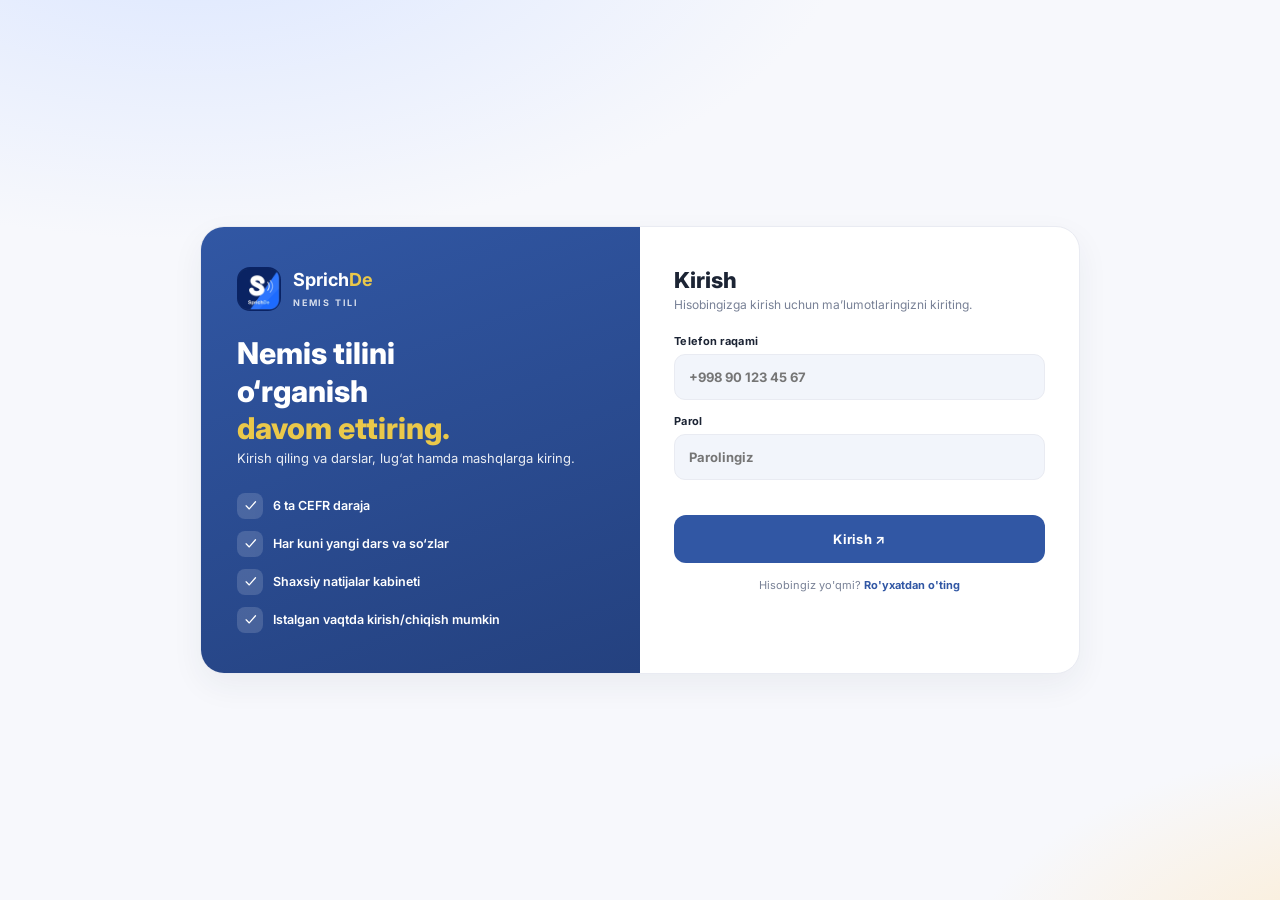
<file: admin-panel/index.html>
<!doctype html>
<html lang="uz">
<head>
<meta charset="utf-8">
<meta name="viewport" content="width=device-width, initial-scale=1, viewport-fit=cover">
<meta name="theme-color" content="#f7f8fc">
<meta name="theme-color" media="(prefers-color-scheme: dark)" content="#0f1b33">
<title>SprichDe · Kirish</title>
<link rel="preconnect" href="https://fonts.googleapis.com">
<link rel="preconnect" href="https://fonts.gstatic.com" crossorigin>
<link href="https://fonts.googleapis.com/css2?family=Inter:wght@400;500;600;700;800&display=swap" rel="stylesheet">
<script src="theme.js"></script>
<link rel="manifest" href="manifest.json">
<meta name="application-name" content="SprichDe">
<meta name="mobile-web-app-capable" content="yes">
<meta name="apple-mobile-web-app-capable" content="yes">
<meta name="apple-mobile-web-app-status-bar-style" content="default">
<meta name="apple-mobile-web-app-title" content="SprichDe">
<link rel="apple-touch-icon" sizes="180x180" href="icons/apple-touch-icon.png">
<link rel="icon" type="image/png" sizes="192x192" href="icons/logo.png?v=38">
<script src="pwa.js" defer></script>
<link rel="stylesheet" href="theme.css">
<style>
:root{
  font-family:Inter,"Segoe UI",Arial,sans-serif;
  --blue:var(--primary);
  --blue-dark:var(--primary-2);
  --ink:var(--text);
  --muted:#788196;
  --line:#e9ebf2;
  --shadow:0 12px 32px #1d2b4b0f;
}
html[data-theme="dark"]{--muted:var(--muted);}
html{overflow-x:hidden}
*{box-sizing:border-box}
body{
  margin:0;
  min-height:100vh;
  display:flex;
  align-items:center;
  justify-content:center;
  padding:32px 16px;
  overflow-x:hidden;
  background:
    radial-gradient(1200px 600px at 15% -10%, #dbe6ff 0%, transparent 55%),
    radial-gradient(900px 500px at 110% 110%, #fde9c8 0%, transparent 50%),
    var(--bg);
  color:var(--text);
}
html[data-theme="dark"] body{
  background:
    radial-gradient(1200px 600px at 15% -10%, #1b2f52 0%, transparent 55%),
    radial-gradient(900px 500px at 110% 110%, #23304d 0%, transparent 50%),
    var(--bg);
}
.card{
  width:100%;
  max-width:880px;
  display:grid;
  grid-template-columns:1fr 1fr;
  background:var(--surface);
  border:1px solid var(--line);
  border-radius:24px;
  overflow:hidden;
  box-shadow:var(--shadow);
}
.left{
  background:linear-gradient(160deg,var(--blue) 0%,var(--blue-dark) 100%);
  color:#fff;
  padding:40px 36px;
  display:flex;
  flex-direction:column;
  justify-content:center;
  gap:24px;
}
.brand{display:flex;align-items:center;gap:12px;text-decoration:none;color:#fff}
.brand-icon{width:44px;height:44px;border-radius:13px;background:rgba(255,255,255,.16);display:grid;place-items:center;font-size:24px;font-weight:800}
.brand-icon span{color:#eac84a}
.brand b{display:block;font-size:18px}
.brand b span{color:#eac84a}
.brand small{font-size:9px;letter-spacing:1.8px;font-weight:700;opacity:.8}
.left h1{font-size:30px;line-height:1.25;margin:0;font-weight:800}
.left h1 span{color:#eac84a}
.left p{margin:0;font-size:13px;line-height:1.6;opacity:.9}
.feats{display:grid;gap:12px}
.feat{display:flex;gap:10px;align-items:center;font-size:12.5px;font-weight:600}
.feat i{width:26px;height:26px;flex:0 0 26px;border-radius:8px;background:rgba(255,255,255,.15);display:grid;place-items:center;font-style:normal;font-size:14px}
.right{padding:40px 34px}
@media(max-width:760px){.card{grid-template-columns:1fr}.left{display:none}.right{padding:32px 26px}.input{font-size:16px}} /* 16px — iOS fokusda zoom bo'lmasin */
@media(max-width:380px){
  body{padding:18px 12px}
  .right{padding:26px 20px}
  .right h2{font-size:19px}
  .button{height:46px}}
.right h2{font-size:22px;margin:0 0 4px;font-weight:800}
.right .sub{font-size:12px;color:var(--muted);margin:0 0 22px}
form{display:grid;gap:14px}
label{display:grid;gap:6px;font-size:11px;font-weight:700;color:var(--text);letter-spacing:.3px}
.input{
  width:100%;
  height:46px;
  border:1px solid var(--line);
  background:var(--surface-2);
  border-radius:11px;
  padding:0 14px;
  font:inherit;
  font-size:13px;
  color:var(--text);
  transition:border-color .15s, box-shadow .15s;
  outline:none;
}
.input:focus{border-color:var(--blue);box-shadow:0 0 0 3px #3157a41f;background:var(--surface)}
.input.error{border-color:#d2453c;box-shadow:0 0 0 3px #d2453c1a}
.error-msg{font-size:10.5px;color:#d2453c;font-weight:600;min-height:13px;margin-top:-6px}
.button{
  height:48px;
  border:0;
  border-radius:12px;
  background:var(--blue);
  color:#fff;
  font:inherit;
  font-size:13px;
  font-weight:700;
  cursor:pointer;
  letter-spacing:.3px;
  transition:background .15s, transform .1s;
}
.button:hover{background:var(--blue-dark)}
.button:active{transform:scale(.98)}
.foot{margin-top:14px;font-size:11px;color:var(--muted);text-align:center;line-height:1.6}
.foot a{color:var(--blue);font-weight:700;text-decoration:none}
.toast{
  position:fixed;
  left:50%;
  bottom:34px;
  transform:translate(-50%,20px);
  background:#1c2434;
  color:#fff;
  padding:12px 22px;
  border-radius:12px;
  font-size:12.5px;
  font-weight:600;
  opacity:0;
  pointer-events:none;
  transition:all .25s;
  z-index:50;
}
.toast.show{opacity:1;transform:translate(-50%,0)}
.spinner{width:16px;height:16px;border-radius:50%;border:2px solid #ffffff55;border-top-color:#fff;animation:spin .7s linear infinite;display:inline-block;vertical-align:-3px;margin-right:8px}
@keyframes spin{to{transform:rotate(360deg)}}
.feat i svg{width:15px;height:15px}.feat i{display:grid;place-items:center}
</style>
</head>
<body>

<div class="card">
  <aside class="left">
    <a class="brand" href="#"><img class="brand-icon" src="icons/logo.png?v=38" alt="SprichDe" style="object-fit:cover"><span><b>Sprich<span>De</span></b><small>NEMIS TILI</small></span></a>
    <div>
      <h1>Nemis tilini<br>o‘rganish<br><span>davom ettiring.</span></h1>
      <p>Kirish qiling va darslar, lug‘at hamda mashqlarga kiring.</p>
    </div>
    <div class="feats">
      <div class="feat"><i class="check"><svg class="icon" width="15" height="15" style=""><use href="icons.svg#i-check"></use></svg></i> 6 ta CEFR daraja</div>
      <div class="feat"><i class="check"><svg class="icon" width="15" height="15" style=""><use href="icons.svg#i-check"></use></svg></i> Har kuni yangi dars va so‘zlar</div>
      <div class="feat"><i class="check"><svg class="icon" width="15" height="15" style=""><use href="icons.svg#i-check"></use></svg></i> Shaxsiy natijalar kabineti</div>
      <div class="feat"><i class="check"><svg class="icon" width="15" height="15" style=""><use href="icons.svg#i-check"></use></svg></i> Istalgan vaqtda kirish/chiqish mumkin</div>
    </div>
  </aside>

  <section class="right">
    <h2>Kirish</h2>
    <p class="sub">Hisobingizga kirish uchun ma’lumotlaringizni kiriting.</p>

    <form id="loginForm" novalidate>
      <label>Telefon raqami<input class="input" name="phone" id="fPhone" type="tel" placeholder="+998 90 123 45 67" required autocomplete="tel"></label>
      <label>Parol<input class="input" name="password" id="fPassword" type="password" placeholder="Parolingiz" required autocomplete="current-password"></label>
      <div class="error-msg" id="formError"></div>
      <button class="button" type="submit" id="submitBtn">Kirish ↗</button>
    </form>

    <p class="foot">Hisobingiz yo'qmi? <a href="register.html">Ro'yxatdan o'ting</a></p>
  </section>
</div>

<div class="toast" id="toast" role="status" aria-live="polite"></div>

<script src="auth.js"></script>
<script>
  // Allaqachon kirgan BO'LSA — faqat o'quvchini ilovaga yo'naltiramiz.
  // Admin sessiya bo'lsa ham login sahifasi tuzoqqa aylanib qolmasin:
  // form ko'rinib turadi, admin panelga esa pastdagi havola orqali o'tiladi.
  const existing = getAuth();
  if (existing && existing.role === 'student') {
    location.replace('app.html');
  }

  const toast = document.getElementById('toast');
  let toastTimer;
  function notify(text) {
    toast.textContent = text;
    toast.classList.add('show');
    clearTimeout(toastTimer);
    toastTimer = setTimeout(() => toast.classList.remove('show'), 2500);
  }

  const form = document.getElementById('loginForm');
  const errorBox = document.getElementById('formError');
  const submitBtn = document.getElementById('submitBtn');

  form.addEventListener('submit', async (e) => {
    e.preventDefault();
    errorBox.textContent = '';
    const phone = form.fPhone.value.replace(/\D/g, '');
    const password = form.fPassword.value;
    if (!phone || !password) {
      errorBox.textContent = 'Telefon raqami va parolni kiriting.';
      return;
    }

    submitBtn.disabled = true;
    submitBtn.innerHTML = '<span class="spinner"></span>Kirilmoqda…';

    try {
      const data = await authFetch('/api/login', {
        method: 'POST',
        body: JSON.stringify({ phone, password }),
      });
      setAuth({ token: data.token, role: data.role, profile: data.profile });
      notify('Xush kelibsiz, ' + String(data.profile.fullName || '').split(' ')[0] + '!');
      setTimeout(() => location.replace('app.html'), 500);
    } catch (err) {
      errorBox.textContent = err.message;
      form.fPassword.value = '';
      form.fPassword.focus();
    } finally {
      submitBtn.disabled = false;
      submitBtn.innerHTML = 'Kirish ↗';
    }
  });
</script>
</body>
</html>
</file>
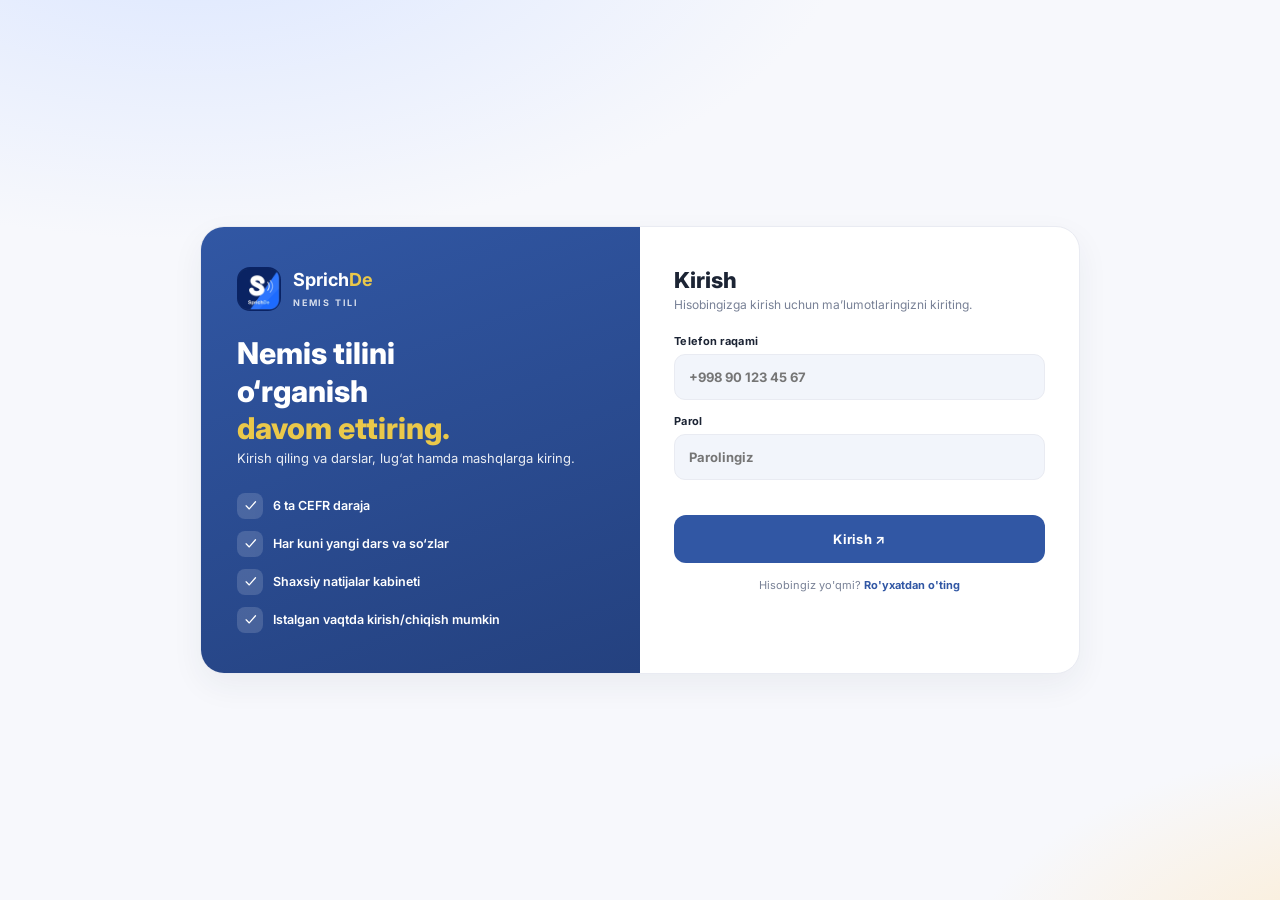
<file: admin-panel/app.html>
<!doctype html>
<html lang="uz">
<head>
<meta charset="utf-8">
<meta name="viewport" content="width=device-width, initial-scale=1, viewport-fit=cover">
<meta name="theme-color" content="#f7f8fc">
<meta name="theme-color" media="(prefers-color-scheme: dark)" content="#0f1b33">
<title>SprichDe</title>
<link rel="preconnect" href="https://fonts.googleapis.com">
<link rel="preconnect" href="https://fonts.gstatic.com" crossorigin>
<link href="https://fonts.googleapis.com/css2?family=Inter:wght@400;500;600;700;800&display=swap" rel="stylesheet">
<script src="auth.js"></script>
<script src="theme.js"></script>
<script src="lessons-data.js"></script>
<link rel="manifest" href="manifest.json">
<meta name="application-name" content="SprichDe">
<meta name="mobile-web-app-capable" content="yes">
<meta name="apple-mobile-web-app-capable" content="yes">
<meta name="apple-mobile-web-app-status-bar-style" content="default">
<meta name="apple-mobile-web-app-title" content="SprichDe">
<link rel="apple-touch-icon" sizes="180x180" href="icons/apple-touch-icon.png">
<link rel="icon" type="image/png" sizes="192x192" href="icons/logo.png?v=38">
<script src="pwa.js" defer></script>
<link rel="stylesheet" href="theme.css">
<style>
:root{
  font-family:Inter,"Segoe UI",Arial,sans-serif;
  --blue:var(--primary);--blue-dark:var(--primary-2);--gold:#eac84a;
  --ink:var(--text);
}
*{box-sizing:border-box}
html{-webkit-text-size-adjust:100%;text-size-adjust:100%;overflow-x:hidden}
body{margin:0;background:var(--bg);color:var(--text);min-height:100vh;-webkit-font-smoothing:antialiased;overflow-x:hidden}
.wrap{max-width:520px;margin:0 auto;padding:0 20px 110px;
  /* Notch va pastdagi safe-area uchun */
  padding-left:max(20px, env(safe-area-inset-left));
  padding-right:max(20px, env(safe-area-inset-right))}

/* ---------- Yuqori qism ---------- */
.top{display:flex;align-items:center;justify-content:space-between;padding:22px 0 4px}
.hello small{display:block;font-size:11px;color:var(--muted);font-weight:600;letter-spacing:.4px}
.hello b{font-size:22px;font-weight:800;display:block;margin-top:2px}
.hello p{margin:4px 0 0;font-size:12.5px;color:var(--muted)}
.avatar{width:46px;height:46px;border:0;padding:0;border-radius:15px;background:var(--blue);color:#fff;display:grid;place-items:center;font-weight:800;font-size:16px;flex:none;cursor:pointer;font-family:inherit;transition:transform .18s,box-shadow .18s}.avatar:hover,.avatar:focus-visible{transform:translateY(-2px);box-shadow:0 5px 14px #3157a433;outline:2px solid var(--blue);outline-offset:3px}

/* ---------- 91 kunlik sayohat (katta karta) ---------- */
.journey-card{
  position:relative;display:block;margin-top:20px;border-radius:26px;overflow:hidden;
  min-height:210px;text-decoration:none;color:#fff;box-shadow:var(--shadow);
  /* Sayohatga mos fon rasmi (tog' yo'li, osmon). Tarmoqsiz ham ishlashi uchun
     CSS gradient + SVG naqsh ishlatilgan; internet bo'lsa rasm yuklanadi. */
  background-image:
    linear-gradient(180deg, rgba(24,40,72,.15) 0%, rgba(24,40,72,.55) 60%, rgba(20,32,58,.88) 100%),
    url("https://images.unsplash.com/photo-1464822759023-fed622ff2c3b?auto=format&fit=crop&w=1200&q=70"),
    linear-gradient(160deg,#2f5aa8 0%,#3a76c9 45%,#7aa6d8 100%);
  background-size:cover,cover,cover;
  background-position:center,center 30%,center;
}
.journey-card:active{transform:scale(.99)}

/* ---------- Hero karusel (91 kun / Ustozlar) ---------- */
.hero-carousel{display:flex;overflow-x:auto;scroll-snap-type:x mandatory;scroll-behavior:smooth;
  margin-top:20px;border-radius:26px;box-shadow:var(--shadow);-webkit-overflow-scrolling:touch;
  scrollbar-width:none;-ms-overflow-style:none;overscroll-behavior-x:contain}
.hero-carousel::-webkit-scrollbar{display:none}
.hero-carousel > *{min-width:100%;scroll-snap-align:start}
.hero-carousel .journey-card{margin-top:0;border-radius:0;box-shadow:none;min-height:210px}
.j-ustoz{position:relative;display:block;text-decoration:none;color:#fff;min-height:210px;overflow:hidden;
  background:
    radial-gradient(140% 90% at 15% 110%, rgba(255,255,255,.18) 0%, transparent 55%),
    radial-gradient(120% 80% at 85% -10%, rgba(255,255,255,.14) 0%, transparent 50%),
    linear-gradient(155deg,#0b5a3f 0%,#127a4e 45%,#1d9c63 100%)}
.j-ustoz:active{transform:scale(.99)}
.j-ustoz .u-icon{position:absolute;right:16px;top:22px;font-size:78px;opacity:.9;filter:drop-shadow(0 6px 16px #0000004d)}
.u-content{position:relative;padding:22px;z-index:2}
.u-eyebrow{font-size:10.5px;font-weight:800;letter-spacing:2px;color:#ffffffcc}
.u-title{display:block;font-size:26px;font-weight:800;margin-top:6px;line-height:1.15;text-shadow:0 2px 10px rgba(0,20,10,.35)}
.u-sub{margin:6px 0 0;font-size:12.5px;color:#ffffffd9;text-shadow:0 1px 6px rgba(0,20,10,.3);max-width:260px}
.u-soon{display:inline-block;margin-top:14px;font-size:10px;font-weight:800;letter-spacing:1px;color:#063;background:#ffe9a8;border-radius:20px;padding:5px 12px}
.u-avatars{display:flex;gap:6px;margin-top:16px}
.u-avatar{width:38px;height:38px;border-radius:50%;border:2px solid #ffffff55;display:grid;place-items:center;font-size:14px;font-weight:800;background:#ffffff2e;backdrop-filter:blur(4px)}
.u-avatar:nth-child(1){background:#ffd98a}.u-avatar:nth-child(2){background:#a8e6b8}.u-avatar:nth-child(3){background:#9cc5ff}
.u-go{position:absolute;right:20px;bottom:20px;font-size:12px;font-weight:700;color:#fff;background:#ffffff2e;border:1px solid #ffffff45;padding:8px 15px;border-radius:20px;z-index:2;backdrop-filter:blur(6px)}
.hero-dots{display:flex;justify-content:center;gap:7px;margin-top:10px}
.hero-dot{width:7px;height:7px;border-radius:50%;border:0;background:#c8d0e0;cursor:pointer;padding:0;transition:all .22s}
.hero-dot.active{width:22px;border-radius:20px;background:var(--blue)}

.j-overlay{position:absolute;inset:0;background:
  radial-gradient(120% 80% at 80% 10%, transparent 40%, rgba(16,28,52,.35) 100%)}
.j-content{position:relative;padding:22px 22px 18px;z-index:2}
.j-eyebrow{font-size:10.5px;font-weight:800;letter-spacing:2px;color:#ffffffcc}
.j-title{display:block;font-size:24px;font-weight:800;margin-top:6px;line-height:1.15;
  text-shadow:0 2px 10px rgba(10,20,40,.35)}
.j-sub{margin:6px 0 0;font-size:12.5px;color:#ffffffd9;text-shadow:0 1px 6px rgba(10,20,40,.35)}
.j-track{margin-top:18px;height:9px;border-radius:9px;background:#ffffff40;overflow:hidden;
  backdrop-filter:blur(2px)}
.j-fill{height:100%;width:0%;border-radius:9px;background:#fff;transition:width .4s ease}
.j-meta{display:flex;justify-content:space-between;margin-top:9px;font-size:12px;font-weight:700;color:#ffffffdd}
.j-go{position:absolute;right:20px;top:22px;font-size:12px;font-weight:700;color:#fff;
  background:#ffffff2e;border:1px solid #ffffff45;padding:7px 13px;border-radius:20px;z-index:2;
  backdrop-filter:blur(6px)}

/* ---------- Bugungi maqsad (eski) ---------- */
.goal{margin-top:20px;background:linear-gradient(135deg,var(--blue),var(--blue-dark));border-radius:24px;padding:22px;color:#fff;box-shadow:var(--shadow)}
.goal small{font-size:11px;font-weight:700;letter-spacing:.5px;color:#ffffffcc}
.goal b{display:block;font-size:19px;font-weight:800;margin-top:6px}
.track{margin-top:18px;height:8px;border-radius:8px;background:#ffffff38;overflow:hidden}
.fill{height:100%;width:35%;border-radius:8px;background:#fff}
.row-meta{display:flex;justify-content:space-between;margin-top:10px;font-size:12px;font-weight:600;color:#ffffffd9}

/* ---------- Xususiyat kartalari ---------- */
.feature{margin-top:16px;display:flex;align-items:center;gap:18px;padding:18px;border-radius:20px;background:var(--surface);border:1px solid var(--line);cursor:pointer;transition:transform .12s, box-shadow .15s;text-decoration:none;color:inherit}
.feature:active{transform:scale(.985)}
.feature[hidden]{display:none!important}
@media (hover:hover) and (pointer:fine){
  .feature{transition:transform .18s ease,box-shadow .18s ease,border-color .18s ease}
  .feature:hover{transform:translateY(-2px);box-shadow:0 10px 24px #1d2b4b14;border-color:var(--soft-line)}
  .feature:hover .f-icon{transform:scale(1.08) rotate(-3deg)}
  .f-icon{transition:transform .2s ease,background .2s ease}
  .feature:hover .f-arrow{transform:translateX(3px)}
  .f-arrow{transition:transform .2s ease}
}
.feature.accent{background:var(--soft-2);border-color:var(--soft-line)}
/* Sinov darsi — ajralib turadigan, "yangi" ko'rinish */
.feature.tryout{background:linear-gradient(135deg,#fff6e6,#ffefd4);border-color:#f5dfb0}
html[data-theme="dark"] .feature.tryout{background:linear-gradient(135deg,#2a2416,#332b17);border-color:#4a3d1e}
.feature.tryout .f-icon{background:#fde8bd}
html[data-theme="dark"] .feature.tryout .f-icon{background:#3c3218}
.feature.tryout .f-body b{display:flex;align-items:center;gap:8px}
.badge-new{font-size:9px;font-weight:800;letter-spacing:.6px;color:#8a5a00;background:#ffd98a;border-radius:20px;padding:2px 8px}
html[data-theme="dark"] .badge-new{color:#ffd98a;background:#4a3a12}
.f-icon{width:48px;height:48px;border-radius:15px;background:var(--soft);display:grid;place-items:center;font-size:22px;flex:none}
.feature.accent .f-icon{background:var(--soft)}
.f-body{flex:1;min-width:0}
.f-body b{display:block;font-size:15px;font-weight:700}
.f-body small{display:block;font-size:12px;color:var(--muted);margin-top:3px}
.f-arrow{color:var(--muted);font-size:20px}

/* ---------- Davom eting ---------- */
.section-head{display:flex;align-items:center;justify-content:space-between;margin:26px 0 12px}
.section-head b{font-size:16px;font-weight:800}
.section-head a{font-size:12px;color:var(--blue);font-weight:700;text-decoration:none}
.lesson{display:flex;align-items:center;gap:14px;padding:13px;border-radius:18px;background:var(--surface);border:1px solid var(--line);margin-bottom:10px;cursor:pointer;text-decoration:none;color:inherit}
.lesson .l-icon{width:44px;height:44px;border-radius:13px;background:var(--soft);display:grid;place-items:center;font-size:19px;flex:none}
.lesson .l-body{flex:1;min-width:0}
.lesson .l-body b{display:block;font-size:14px;font-weight:700;white-space:nowrap;overflow:hidden;text-overflow:ellipsis}
.lesson .l-body small{font-size:11.5px;color:var(--muted)}
.lesson .l-arrow{color:var(--muted)}

/* ---------- Filmlar ---------- */
.film{display:flex;gap:13px;padding:11px;border-radius:18px;background:var(--surface);border:1px solid var(--line);margin-bottom:10px;cursor:pointer;text-decoration:none;color:inherit;transition:transform .12s,border-color .15s}
.film:active{transform:scale(.985)}
.film-poster{width:108px;flex:none;border-radius:13px;display:flex;flex-direction:column;align-items:center;justify-content:center;gap:4px;color:#fff;padding:10px 6px;text-align:center}
.film-poster i{font-size:30px;font-style:normal;line-height:1}
.film-poster small{font-size:8.5px;font-weight:800;letter-spacing:1.2px;color:#ffffffcc}
.f-gold{background:linear-gradient(150deg,#b8860b,#e0a93e 55%,#f5d878)}
.f-red{background:linear-gradient(150deg,#8e2f2f,#c05353 55%,#e78a8a)}
.f-teal{background:linear-gradient(150deg,#0e4d55,#18707d 55%,#3fa9b8)}
.f-violet{background:linear-gradient(150deg,#46306e,#6d4fc4 55%,#a48de8)}
.f-green{background:linear-gradient(150deg,#1d4a2a,#2f7a4a 55%,#62b585)}
.f-slate{background:linear-gradient(150deg,#22293c,#39415e 55%,#5f6b93)}
.f-ocean{background:linear-gradient(150deg,#103f5e,#1a5f8a 55%,#3d97bd)}
.film-body{flex:1;min-width:0}
.film-body b{display:block;font-size:13.5px;font-weight:800;line-height:1.35}
.film-body small{display:block;font-size:11px;color:var(--muted);margin-top:4px;line-height:1.4}
.film-meta{display:flex;align-items:center;gap:8px;margin-top:7px}
.film-level{font-size:9px;font-weight:800;letter-spacing:.6px;color:var(--blue);background:var(--soft);border-radius:20px;padding:3px 9px}
.film-time{font-size:10.5px;color:var(--muted);font-weight:600}
.film-seen{margin-left:auto;font-size:11px;font-weight:800;color:#1d7a44}
.films-note{font-size:11px;color:var(--muted);line-height:1.6;text-align:center;padding:6px 14px 0}
@media (hover:hover) and (pointer:fine){.film:hover{border-color:var(--blue)}}

/* ---------- Film pleyer oynasi ---------- */
.player-bg{position:fixed;inset:0;z-index:60;background:#060d1cd9;backdrop-filter:blur(4px);display:flex;align-items:center;justify-content:center;padding:18px}
.player-bg[hidden]{display:none}
.player-box{width:100%;max-width:720px;background:var(--surface);border-radius:20px;overflow:hidden;box-shadow:0 30px 80px #00000066}
.player-head{display:flex;align-items:center;gap:10px;padding:13px 15px;border-bottom:1px solid var(--line)}
.player-head b{flex:1;min-width:0;font-size:13px;font-weight:800;white-space:nowrap;overflow:hidden;text-overflow:ellipsis}
.player-frame{aspect-ratio:16/9;width:100%;background:#000}
.player-frame iframe{width:100%;height:100%;border:0;display:block}
.player-foot{display:flex;gap:9px;padding:12px 15px;flex-wrap:wrap}
.player-foot button,.player-foot a{flex:1;min-width:140px;height:42px;border:0;border-radius:11px;font:inherit;font-size:12px;font-weight:700;cursor:pointer;text-align:center;text-decoration:none;display:grid;place-items:center}
.pf-seen{background:var(--soft-2);color:var(--blue)}
.pf-yt{background:#c00;color:#fff}
.pf-close{background:var(--surface-2);color:var(--muted);border:1px solid var(--line)!important}

/* ---------- Reyting ---------- */
.reyt-empty{padding:60px 20px;text-align:center;color:var(--muted);font-size:13px}
.reyt-hero{background:linear-gradient(150deg,#0f7a3d 0%,#19a653 55%,#3ed07c 100%);border-radius:24px;padding:20px;color:#fff;box-shadow:0 14px 34px #0f7a3d33;position:relative;overflow:hidden}
.reyt-hero::before{content:'';position:absolute;width:190px;height:190px;border-radius:50%;background:#ffffff1f;right:-70px;top:-70px}
.reyt-hero small{position:relative;font-size:9.5px;font-weight:800;letter-spacing:1.6px;color:#ffffffcc}
.reyt-hero > b{position:relative;display:block;font-size:19px;font-weight:800;margin-top:4px}
.reyt-hero > p{position:relative;margin:4px 0 0;font-size:11px;color:#ffffffd9}
.reyt-rank-big{position:relative;display:flex;align-items:center;gap:14px;margin-top:14px;background:#ffffff21;border:1px solid #ffffff2e;border-radius:17px;padding:12px 14px;backdrop-filter:blur(2px)}
.reyt-medal{font-size:44px;line-height:1;flex:none}
.reyt-rank-big small{display:block;font-size:9px;font-weight:800;letter-spacing:1px;color:#ffffffcc}
.reyt-rank-big b{display:block;font-size:30px;font-weight:800;line-height:1.05;margin:2px 0}
.reyt-stats{display:grid;grid-template-columns:repeat(3,1fr);gap:10px;margin:14px 0 14px}
.reyt-stat{background:var(--surface);border:1px solid var(--line);border-radius:18px;padding:13px 10px;text-align:center;box-shadow:var(--shadow)}
.reyt-stat b{display:block;font-size:19px;font-weight:800;letter-spacing:-.4px}
.reyt-stat small{display:block;font-size:8.5px;font-weight:800;letter-spacing:1px;color:var(--muted);margin-top:4px}
.reyt-stat.gold b{color:#b8860b}
.reyt-stat.green b{color:#19a653}
.reyt-stat.purple b{color:#6d5ef0}
.reyt-me-card{background:linear-gradient(160deg,#6d5ef0 0%,#4f3bd1 100%);border-radius:22px;padding:16px;color:#fff;box-shadow:0 16px 36px #4f3bd140}
.reyt-me-head{display:flex;align-items:center;gap:12px}
.reyt-me-info{flex:1;min-width:0}
.reyt-me-info small{display:block;font-size:8.5px;font-weight:800;letter-spacing:1.2px;color:#ffffffb3}
.reyt-me-info b{display:block;font-size:16px;font-weight:800;margin-top:2px;white-space:nowrap;overflow:hidden;text-overflow:ellipsis}
.reyt-pct{text-align:right;flex:none}
.reyt-pct small{display:block;font-size:8.5px;font-weight:800;letter-spacing:1px;color:#ffffffb3}
.reyt-pct b{display:block;font-size:15px;font-weight:800;margin-top:2px}
.reyt-avatar{width:44px;height:44px;flex:none;border-radius:50%;display:grid;place-items:center;font-size:15px;font-weight:800;color:#fff;background:#19a653}
.reyt-avatar.a1{background:#e0a93e}.reyt-avatar.a2{background:#c05353}.reyt-avatar.a3{background:#18707d}.reyt-avatar.a4{background:#6d4fc4}.reyt-avatar.a5{background:#2f7a4a}.reyt-avatar.a6{background:#1a5f8a}
.reyt-avatar-lg{width:54px;height:54px;font-size:18px}
.reyt-track{height:10px;border-radius:10px;background:#ffffff33;overflow:hidden;margin:13px 0 12px}
.reyt-fill{height:100%;border-radius:10px;background:#fff;transition:width .5s ease}
.reyt-me-foot{display:grid;grid-template-columns:repeat(3,1fr);text-align:center;border-top:1px solid #ffffff2e;padding-top:11px}
.reyt-me-foot b{display:block;font-size:15px;font-weight:800}
.reyt-me-foot small{display:block;font-size:8px;font-weight:800;letter-spacing:1px;color:#ffffffb3;margin-top:2px}
.reyt-list-head{display:flex;align-items:center;justify-content:space-between;background:#19a653;color:#fff;border-radius:15px;padding:10px 13px;margin:4px 0 11px}
.reyt-list-head b{font-size:13px;font-weight:800}
.reyt-list-head small{font-size:10px;color:#ffffffd9;margin-left:6px}
.reyt-avg-pill{font-size:11px;font-weight:700;background:#ffffff26;border-radius:20px;padding:5px 11px;white-space:nowrap}
.reyt-avg-pill b{font-size:11px}
.reyt-row{display:flex;align-items:center;gap:11px;padding:11px 12px;border-radius:16px;background:#19a653;color:#fff;margin-bottom:9px;border:2px solid transparent}
.reyt-row:nth-child(even){background:#0f7a3d}
.reyt-row.me{background:var(--surface);border-color:var(--blue);color:var(--text);box-shadow:var(--shadow)}
.reyt-rank{width:30px;flex:none;text-align:center;font-size:14px;font-weight:800}
.reyt-rank.medal{font-size:22px}
.reyt-row .reyt-name{flex:1;min-width:0;font-size:13.5px;font-weight:700;white-space:nowrap;overflow:hidden;text-overflow:ellipsis}
.reyt-row-info{text-align:right;flex:none}
.reyt-row-info b{display:block;font-size:12.5px;font-weight:800}
.reyt-row-info small{display:block;font-size:9.5px;color:inherit;opacity:.85;margin-top:1px}
.reyt-me-chip{font-size:8px;font-weight:800;letter-spacing:.6px;background:var(--blue);color:#fff;border-radius:20px;padding:2px 7px;margin-left:6px;vertical-align:1px}
.reyt-sep{text-align:center;font-size:10px;font-weight:800;color:var(--muted);padding:2px 0 9px}
.reyt-note{font-size:10px;color:var(--muted);text-align:center;margin-top:4px}
.reyt-list-empty{text-align:center;color:var(--muted);padding:34px 20px;font-size:12px}

/* ---------- Pastki navigatsiya ---------- */
.nav{position:fixed;left:0;right:0;bottom:0;background:var(--surface);border-top:1px solid var(--line);display:flex;z-index:20;padding-bottom:env(safe-area-inset-bottom)}
.nav-inner{max-width:520px;margin:0 auto;width:100%;display:flex}
.nav button{flex:1;border:0;background:none;padding:10px 0 12px;display:flex;flex-direction:column;align-items:center;gap:4px;font:inherit;font-size:10.5px;font-weight:600;color:var(--muted);cursor:pointer}
.nav button svg.icon{width:22px;height:22px}
.nav button.active{color:var(--blue)}
.nav button.active i{transform:translateY(-1px)}

/* ---------- Boshqa sahifalar uchun bo'sh holat ---------- */
.empty{display:none;padding:70px 20px;text-align:center;color:var(--muted)}
.empty .e-icon{width:84px;height:84px;border-radius:26px;background:var(--soft);display:grid;place-items:center;margin:0 auto 18px;font-size:38px}
.empty b{display:block;color:var(--ink);font-size:17px;font-weight:800;margin-bottom:6px}
.empty small{font-size:12.5px;line-height:1.6;display:block}
.page-view[hidden]{display:none}

/* ---------- Gap tuzish mashqi ---------- */

/* ============================================================
 * PROFIL SAHIFASI
 * ============================================================ */
/* --- Profil kartasi --- */
.profile-card{background:var(--surface);border:1px solid var(--line);border-radius:22px;padding:18px;box-shadow:var(--shadow)}
.p-head{display:flex;align-items:center;gap:14px}
.p-avatar{position:relative;width:66px;height:66px;flex:none;border-radius:50%;
#pAvatarImg{position:absolute;inset:0;width:100%;height:100%;object-fit:cover;border-radius:50%}

  background:linear-gradient(135deg,var(--blue),var(--blue-dark));color:#fff;
  display:grid;place-items:center;font-size:24px;font-weight:800;
  box-shadow:0 0 0 3px var(--surface),0 0 0 5px var(--soft)}
.p-cam{position:absolute;right:-2px;bottom:-2px;width:26px;height:26px;border-radius:50%;
  border:2px solid var(--surface);background:var(--blue);color:#fff;font-size:12px;
  display:grid;place-items:center;cursor:pointer;padding:0}
.p-info{flex:1;min-width:0}
.p-info b{display:block;font-size:18px;font-weight:800;line-height:1.2}
.p-info small{display:block;font-size:12.5px;color:var(--muted);margin-top:3px;
  overflow:hidden;text-overflow:ellipsis;white-space:nowrap}
.p-edit{width:38px;height:38px;flex:none;border-radius:12px;border:1px solid var(--line);
  background:var(--surface-2);font-size:15px;cursor:pointer;display:grid;place-items:center}
.p-edit:active{transform:scale(.94)}
.p-theme{width:38px;height:38px;flex:none;border-radius:12px;border:1px solid var(--line);background:var(--surface-2);font-size:16px;line-height:1;cursor:pointer;display:grid;place-items:center}
.p-theme:active{transform:scale(.94)}
.p-theme:focus-visible{outline:2px solid var(--blue);outline-offset:2px}
.p-stats{margin-top:16px;display:grid;grid-template-columns:repeat(3,1fr);
  background:var(--soft-2);border-radius:16px;padding:16px 0}
.p-stat{text-align:center;position:relative}
.p-stat + .p-stat::before{content:'';position:absolute;left:0;top:12%;height:76%;width:1px;background:var(--soft-line)}
.p-stat b{display:block;font-size:22px;font-weight:800}
.p-stat small{font-size:10.5px;color:var(--muted);display:block;margin-top:2px;line-height:1.3}

/* --- Kurslarim / Premium --- */
.p-feature{display:flex;align-items:center;gap:14px;padding:16px;margin-top:14px;
  border-radius:20px;background:var(--surface);border:1px solid var(--line);cursor:pointer;text-decoration:none;color:inherit}
.p-feature:active{transform:scale(.985)}
.pf-icon{width:48px;height:48px;flex:none;border-radius:15px;background:var(--soft);
  display:grid;place-items:center;font-size:22px}
.pf-body{flex:1;min-width:0}
.pf-body b{display:block;font-size:15px;font-weight:700}
.pf-body small{display:block;font-size:12px;color:var(--muted);margin-top:3px}
.pf-arrow{color:var(--muted);font-size:20px}
.p-feature.premium{background:linear-gradient(135deg,var(--blue),var(--blue-dark));border-color:transparent;color:#fff}
.p-feature.premium .pf-icon{background:#ffffff26}
.p-feature.premium .pf-body b,.p-feature.premium .pf-body small{color:#fff}
.p-feature.premium .pf-body small{color:#ffffffcc}

/* --- Bo'lim sarlavhasi --- */
.p-caption{font-size:12px;font-weight:800;color:var(--muted);letter-spacing:.5px;
  margin:22px 4px 10px;text-transform:uppercase}

/* --- Guruh (ro'yxat) --- */
.p-group{background:var(--surface);border:1px solid var(--line);border-radius:20px;overflow:hidden}
.p-item{width:100%;display:flex;align-items:center;gap:14px;padding:15px 16px;
  background:none;border:0;border-bottom:1px solid var(--line);font:inherit;color:var(--text);
  text-align:left;cursor:pointer;text-decoration:none}
.p-item:last-child{border-bottom:0}
.p-item[hidden]{display:none}
.p-item:active{background:var(--surface-2)}
.pi-icon{width:40px;height:40px;flex:none;border-radius:12px;background:var(--soft);
  display:grid;place-items:center;font-size:18px}
.p-item b{flex:1;font-size:14.5px;font-weight:700}
.pi-arrow{color:var(--muted);font-size:20px}
.p-pill{font-size:11px;font-weight:800;color:var(--blue);background:var(--soft);
  border-radius:20px;padding:5px 12px}

/* --- To'lov oynasi (premium) --- */
.pay-bg{position:fixed;inset:0;z-index:50;background:#0b162bb3;backdrop-filter:blur(3px);
  display:flex;align-items:flex-end}
.pay-bg[hidden]{display:none}
.pay-sheet{width:100%;max-width:520px;margin:0 auto;background:var(--surface);
  border-radius:24px 24px 0 0;padding:10px 20px calc(20px + env(safe-area-inset-bottom));
  max-height:92vh;overflow:auto;box-shadow:0 -20px 60px #00000033}
.pay-handle{width:42px;height:4px;border-radius:4px;background:var(--line);margin:4px auto 14px}
.pay-sheet h3{margin:0;font-size:19px;font-weight:800;text-align:center}
.pay-lead{margin:6px 0 16px;text-align:center;font-size:12px;color:var(--muted);line-height:1.5}
.pay-card{position:relative;background:linear-gradient(135deg,var(--blue),var(--blue-dark));
  border-radius:18px;padding:16px;color:#fff;margin-bottom:16px}
.pay-card small{display:block;font-size:9.5px;letter-spacing:1.8px;font-weight:800;color:#ffffffb3}
.pay-card b{display:block;font-size:19px;letter-spacing:1.5px;margin:8px 0 4px;font-weight:800}
.pay-card span{font-size:11.5px;color:#ffffffcc}
.pay-copy{position:absolute;right:14px;top:14px;border:1px solid #ffffff55;background:#ffffff1f;
  color:#fff;border-radius:10px;padding:6px 10px;font:inherit;font-size:11px;font-weight:700;cursor:pointer}
.pay-plans{display:grid;grid-template-columns:repeat(3,1fr);gap:9px;margin-bottom:14px}
.pay-plan{border:1.5px solid var(--line);background:var(--surface);border-radius:14px;
  padding:11px 6px;text-align:center;cursor:pointer;font:inherit;color:var(--text)}
.pay-plan b{display:block;font-size:13px;font-weight:800}
.pay-plan small{display:block;font-size:10px;color:var(--muted);margin-top:2px}
.pay-plan span{display:block;font-size:10.5px;font-weight:700;color:var(--blue);margin-top:6px}
.pay-plan.active{border-color:var(--blue);background:var(--soft-2);box-shadow:0 0 0 3px var(--soft)}
.pay-label{display:block;font-size:11px;font-weight:700;color:var(--muted);margin:0 0 6px}
.pay-input{width:100%;height:46px;border:1.5px solid var(--line);border-radius:12px;
  background:var(--surface-2);color:var(--text);padding:0 14px;font:inherit;font-size:14px;outline:none}
.pay-input:focus{border-color:var(--blue)}
.pay-methods{display:flex;gap:8px;margin-top:12px}
.pay-methods button{flex:1;height:40px;border:1.5px solid var(--line);background:var(--surface);
  color:var(--muted);border-radius:11px;font:inherit;font-size:12px;font-weight:700;cursor:pointer}
.pay-methods button.active{border-color:var(--blue);color:var(--blue);background:var(--soft-2)}
.pay-submit{width:100%;height:50px;margin-top:16px;border:0;border-radius:14px;
  background:var(--blue);color:#fff;font:inherit;font-size:14px;font-weight:800;cursor:pointer}
.pay-submit:disabled{opacity:.6}
.pay-note{margin:10px 0 0;font-size:10.5px;color:var(--muted);line-height:1.5;text-align:center}
.pay-close{width:100%;height:42px;margin-top:8px;border:0;background:none;color:var(--muted);
  font:inherit;font-size:12px;font-weight:700;cursor:pointer}
.pay-status{margin-top:10px;border-radius:11px;padding:10px 12px;font-size:11.5px;
  line-height:1.5;display:none}
.pay-status.show{display:block}
.pay-status.ok{background:#e7f6ec;color:#1d7a44}
.pay-status.warn{background:#fff5df;color:#8a5a00}
html[data-theme="dark"] .pay-status.ok{background:#1d3a28;color:#57d18a}
html[data-theme="dark"] .pay-status.warn{background:#3c3218;color:#f0c96a}

/* ============================================================
 * MOBIL MOSLASHUV (responsive)
 * Kichik telefonlar (≤380px), oddiy telefonlar, planshetlar
 * ============================================================ */

/* Juda kichik telefonlar (iPhone SE va sh.k.) */
@media (max-width: 380px){
  .wrap{padding-left:max(14px, env(safe-area-inset-left));padding-right:max(14px, env(safe-area-inset-right))}
  .hello b{font-size:19px}
  .hello p{font-size:11.5px}
  .avatar{width:40px;height:40px;border-radius:13px;font-size:14px}
  .journey-card{min-height:180px;border-radius:22px}
  .j-title{font-size:20px}
  .j-sub{font-size:11.5px}
  .j-go{font-size:11px;padding:6px 10px;right:16px;top:16px}
  .f-icon{width:42px;height:42px;font-size:19px;border-radius:13px}
  .f-body b{font-size:14px}
  .f-body small{font-size:11px}
  .lesson .l-icon{width:40px;height:40px;font-size:17px}
  .nav button{font-size:9.5px}
  .nav button i{font-size:18px}
  /* To'lov oynasi: karta raqami va rejalar 320px kenglikda ham sig'sin */
  .pay-card{padding:14px}
  .pay-card b{font-size:16.5px;letter-spacing:.4px;margin:6px 0 3px}
  .pay-card span{font-size:11px}
  .pay-copy{right:10px;top:10px;padding:5px 8px;font-size:10px}
  .pay-plans{gap:6px}
  .pay-plan{padding:9px 4px}
  .pay-plan b{font-size:12px}
  .pay-plan span{font-size:10px}
  .pay-input{font-size:16px} /* iOS'da fokusda zoom bo'lmasin */
  /* So'zlar juftligi mashqi: uzun nemischa so'zlar sig'sin */
  /* Profil: uzun email va statistika sig'sin */
  .profile-card{padding:15px}
  .p-stats{padding:14px 0}
  .p-stat b{font-size:19px}
  .p-info small{font-size:11.5px}
  }

/* Oddiy telefonlar (381–520px): iOS fokusda zoom bo'lmasligi uchun input 16px */
@media (max-width: 520px){
  .pay-input{font-size:16px}
}

/* Katta telefonlar / kichik planshetlar: markazlashgan ustun saqlanadi */

/* Gorizontal (landshaft) rejim — balandlik kam bo'lganda */
@media (max-height: 480px) and (orientation: landscape){
  .journey-card{min-height:150px}
  .top{padding:14px 0 4px}
  .wrap{padding-bottom:90px}
}

/* Planshet / kompyuter: fon markazda, chetlarda to'q rang */
@media (min-width: 700px){
  body{background:var(--bg)}
  .wrap{border-left:1px solid var(--line);border-right:1px solid var(--line);min-height:100vh}
}

/* Teginish (touch) qurilmalarda hover effektlarini o'chiramiz */
@media (hover: none){
  .feature:active,.social:active{transform:scale(.98)}
  .pay-input{font-size:16px} /* iOS/Android fokusda zoom bo'lmasin */
}

/* SVG ikonlar */
.icon{width:1.25em;height:1.25em;fill:none;stroke:currentColor;stroke-linecap:round;stroke-linejoin:round;vertical-align:-0.18em}
.nav button svg.icon{width:22px;height:22px}
.f-icon svg.icon{width:21px;height:21px}
.pf-icon svg.icon{width:22px;height:22px}
.pi-icon{background:var(--soft);color:var(--blue);width:40px;height:40px;flex:none;border-radius:14px;display:grid;place-items:center}
.pi-icon svg.icon{width:20px;height:20px}
.pi-icon.danger{background:#fdecea;color:#d2453c}
html[data-theme="dark"] .pi-icon.danger{background:#3a1d1d;color:#f28b82}
.film-poster svg.icon{width:30px;height:30px}
.reyt-medal svg.icon{width:44px;height:44px}
.u-icon svg.icon{width:58px;height:58px}
.medal.gold{color:#f2c14e}.medal.silver{color:#e6ebf3}.medal.bronze{color:#e0a06a}
</style>
</head>
<body>

<div class="wrap">
  <!-- ================= BOSH SAHIFA ================= -->
  <section id="view-home" class="page-view">
    <div class="top">
      <div class="hello">
        <small>GUTEN TAG</small>
        <b id="userName">Foydalanuvchi</b>
        <p>Bugun nemis tilida yana bir qadam.</p>
      </div>
      <button class="avatar" id="userAvatar" type="button" aria-label="Profilga o‘tish" title="Profilga o‘tish">?</button>
    </div>

    <!-- Hero karusel: 91 kunlik sayohat / Ustozlar -->
    <div class="hero-carousel" id="heroCarousel" aria-label="Bosh banner">
      <a class="journey-card" href="journey.html">
        <div class="j-overlay"></div>
        <div class="j-content">
          <small class="j-eyebrow">SAYOHAT</small>
          <b class="j-title">91 kunlik sayohat</b>
          <p class="j-sub">Har kuni bir qadam — katta natija sari</p>
          <div class="j-track"><div class="j-fill" id="journeyFill"></div></div>
          <div class="j-meta"><span id="journeyDays">0 / 91 kun</span><span id="journeyPct">0%</span></div>
        </div>
        <span class="j-go">Boshlash ›</span>
      </a>
      <a class="j-ustoz" href="ustozlar.html" aria-label="Ustozlarimiz">
        <span class="u-icon"><svg class="icon" width="56" height="56" style=""><use href="icons.svg#i-graduation"/></svg></span>
        <div class="u-content">
          <small class="u-eyebrow">USTOZLAR</small>
          <b class="u-title">Ustozlarimiz</b>
          <p class="u-sub">Nemis tili o‘qituvchilar jamoasi — sizga kuchli yordam</p>
          <span class="u-soon">TEZ ORADA</span>
          <div class="u-avatars"><span class="u-avatar">L</span><span class="u-avatar">A</span><span class="u-avatar">+</span></div>
        </div>
        <span class="u-go">Batafsil ›</span>
      </a>
    </div>
    <div class="hero-dots" id="heroDots" aria-hidden="true"><button class="hero-dot active" type="button" aria-label="1-slayd"></button><button class="hero-dot" type="button" aria-label="2-slayd"></button></div>

    <!-- Sinov darsi (do'stni taklif qilishdan tepasida) -->
    <a class="feature tryout" id="trialFeature" href="day.html?day=1">
      <span class="f-icon"><svg class="icon" width="22" height="22" style=""><use href="icons.svg#i-play"/></svg></span>
      <span class="f-body"><b>Sinov darsi <span class="badge-new">BEPUL</span></b><small>Sinab ko‘ring — 1-dars</small></span>
      <span class="f-arrow">›</span>
    </a>

    <!-- Do'stni taklif qilish -->
    <a class="feature accent" href="invite.html">
      <span class="f-icon"><svg class="icon" width="22" height="22" style=""><use href="icons.svg#i-gift"/></svg></span>
      <span class="f-body"><b>Do‘stni taklif qilish</b><small>Havolani ulashing va bonus oling</small></span>
      <span class="f-arrow">›</span>
    </a>

    <!-- Davom eting -->
    <div class="section-head"><b>Davom eting</b><a href="#" id="seeAllLessons">Barchasi</a></div>
    <div id="lessonList"></div>
  </section>

  <!-- ================= FILMLAR ================= -->
  <section id="view-films" class="page-view" hidden>
    <div class="top"><div class="hello"><small>KINOLAR</small><b>Filmlar</b><p>Nemis tilini filmlardan o‘rganing.</p></div></div>
    <div id="filmList"></div>
    <p class="films-note">Filmlar keyinchalik qo‘shiladi — hozircha Deutsche Welle’ning bepul o‘rganish uchun mo‘ljallangan film va seriallari joylashtirilgan.</p>
  </section>

  <!-- ================= REYTING ================= -->
  <section id="view-reyting" class="page-view" hidden>
    <div class="top"><div class="hello"><small>REYTING</small><b>Reyting</b><p>Boshqa o‘quvchilar bilan oradagi farq.</p></div></div>

    <div class="reyt-empty" id="reytingLoading">Reyting yuklanmoqda…</div>

    <div id="reytingContent" hidden>
      <div class="reyt-hero">
        <small>SPRICHDE REYTING</small>
        <b>Bilim bilan yuring <svg class="icon" width="17" height="17" style="vertical-align:-3px"><use href="icons.svg#i-trophy"/></svg></b>
        <p>Har kuni o‘rganing va o‘ringizni ko‘taring</p>
        <div class="reyt-rank-big">
          <span class="reyt-medal" id="reytMedal"><svg class="icon" width="44" height="44" style="color:#ffffffb3"><use href="icons.svg#i-award"></use></svg></span>
          <span><small>SIZNING O‘RNINGIZ</small><b id="reytMyRank">#–</b><small id="reytOfTotal">– o‘quvchidan</small></span>
        </div>
      </div>

      <div class="reyt-stats">
        <div class="reyt-stat green"><b id="reytMyDays">0</b><small>KUN O‘TILDI</small></div>
        <div class="reyt-stat gold"><b id="reytMyPoints">0</b><small>BALL</small></div>
        <div class="reyt-stat purple"><b id="reytMyAvg">–</b><small>O‘RTACHADAN</small></div>
      </div>

      <div class="reyt-me-card">
        <div class="reyt-me-head">
          <span class="reyt-avatar reyt-avatar-lg" id="reytMyAvatar">?</span>
          <span class="reyt-me-info"><small>SIZNING NATIJANGIZ</small><b id="reytMyName">Siz</b></span>
          <span class="reyt-pct"><small>KEYINGI O‘RINGA</small><b id="reytToNext">–</b></span>
        </div>
        <div class="reyt-track"><div class="reyt-fill" id="reytFill" style="width:0%"></div></div>
        <div class="reyt-me-foot">
          <span><b id="reytAvg">–</b><small>GURUH O‘RTACHASI</small></span>
          <span><b id="reytBeAbove">–</b><small>OLDINGI O‘RINGA</small></span>
          <span><b id="reytDays">–</b><small>O‘TILGAN KUN</small></span>
        </div>
      </div>

      <div class="reyt-list-head">
        <span><b>O‘quvchilar</b><small id="reytTotal">– ta</small></span>
        <span class="reyt-avg-pill">O‘rtacha <b id="reytAvgInline">–</b> ball</span>
      </div>

      <div class="reyt-list" id="reytList"></div>
      <p class="reyt-note">Ball = o‘tilgan kunlar × 50. Reyting har kuni yangilanadi.</p>
    </div>
  </section>

  <!-- ================= PROFIL ================= -->
  <section id="view-profile" class="page-view" hidden>
    <!-- Profil kartasi -->
    <div class="profile-card">
      <div class="p-head">
        <div class="p-avatar">
          <span id="pInitials">?</span>
          <img id="pAvatarImg" alt="Profil rasmi" hidden>
          <button class="p-cam" type="button" id="pCamBtn" aria-label="Rasmni o‘zgartirish"><svg class="icon" width="18" height="18" style=""><use href="icons.svg#i-camera"/></svg></button>
        </div>
        <div class="p-info">
          <b id="pName">Foydalanuvchi</b>
          <small id="pEmail">email</small>
        </div>
        <input type="file" id="avatarInputApp" accept="image/*" capture="user" hidden>
        <button class="p-theme" id="itemTheme" type="button" aria-label="Tungi rejimni almashtirish" title="Tungi rejimga o‘tish"><span id="themeIcon"><svg class="icon" width="19" height="19" style=""><use href="icons.svg#i-moon"/></svg></span></button>
        <button class="p-edit" id="editProfileBtn" type="button" aria-label="Tahrirlash"><svg class="icon" width="19" height="19" style=""><use href="icons.svg#i-edit"/></svg></button>
      </div>
      <div class="p-stats">
        <div class="p-stat"><b id="pStreak">0</b><small>Kunlik faollik</small></div>
        <div class="p-stat"><b id="pLevel">0</b><small>Faollik darajasi</small></div>
        <div class="p-stat"><b id="pPoints">0</b><small>To‘plangan ball</small></div>
      </div>
    </div>

    <!-- Kurslarim / Premium -->
    <div class="p-feature" id="myCourses">
      <span class="pf-icon"><svg class="icon" width="22" height="22" style=""><use href="icons.svg#i-book-open"/></svg></span>
      <span class="pf-body"><b>Kurslarim</b><small id="pCourseSub">Nemis tili — A1 dan boshlab</small></span>
      <span class="pf-arrow">›</span>
    </div>
    <div class="p-feature premium" id="premiumCard" role="button" tabindex="0">
      <span class="pf-icon"><svg class="icon" width="22" height="22" style=""><use href="icons.svg#i-crown"/></svg></span>
      <span class="pf-body"><b>Premium · <span id="pPremiumDays">0</span> kun qoldi</b><small id="pPremiumSub">Premium a’zolik faol</small></span>
      <span class="pf-arrow">›</span>
    </div>

    <!-- Shaxsiy -->
    <div class="p-caption">Shaxsiy</div>
    <div class="p-group">
      <a class="p-item" href="journey.html"><span class="pi-icon"><svg class="icon" width="20" height="20" style=""><use href="icons.svg#i-award"/></svg></span><b>Sertifikatlar</b><span class="pi-arrow">›</span></a>
      <a class="p-item" href="invite.html"><span class="pi-icon"><svg class="icon" width="20" height="20" style=""><use href="icons.svg#i-share"/></svg></span><b>Do‘stlarni taklif qilish</b><span class="pi-arrow">›</span></a>
    </div>

    <!-- Support -->
    <div class="p-caption">Support</div>
    <div class="p-group">
      <a class="p-item" href="https://t.me/xoosanovv" target="_blank" rel="noopener"><span class="pi-icon"><svg class="icon" width="20" height="20" style=""><use href="icons.svg#i-send"></use></svg></span><b>Telegram: @xoosanovv</b><span class="pi-arrow">›</span></a>
      <a class="p-item" href="tel:+998773101230"><span class="pi-icon"><svg class="icon" width="20" height="20" style=""><use href="icons.svg#i-phone"/></svg></span><b>Telefon: +998 77 310-12-30</b><span class="pi-arrow">›</span></a>
      <a class="p-item" href="mailto:umarkhusanovv@gmail.com"><span class="pi-icon"><svg class="icon" width="20" height="20" style=""><use href="icons.svg#i-mail"/></svg></span><b>Email: umarkhusanovv@gmail.com</b><span class="pi-arrow">›</span></a>
    </div>

    <!-- Sozlamalar -->
    <div class="p-caption">Sozlamalar</div>
    <div class="p-group">
      <button class="p-item" id="itemInstall" type="button" hidden>
        <span class="pi-icon"><svg class="icon" width="20" height="20" style=""><use href="icons.svg#i-download"></use></svg></span><b>Ilovani o‘rnatish</b>
        <span class="pi-arrow">›</span>
      </button>
      <button class="p-item" id="itemLogout" type="button"><span class="pi-icon danger"><svg class="icon" width="20" height="20" style=""><use href="icons.svg#i-log-out"/></svg></span><b>Chiqish</b><span class="pi-arrow">›</span></button>
    </div>
  </section>
</div>

<!-- ================= FILM PLEYER ================= -->
<div class="player-bg" id="filmPlayerBg" hidden>
  <div class="player-box" role="dialog" aria-modal="true" aria-labelledby="filmPlayerTitle">
    <div class="player-head">
      <b id="filmPlayerTitle">Film</b>
    </div>
    <div class="player-frame"><iframe id="filmPlayerFrame" title="Film" allow="accelerometer; autoplay; clipboard-write; encrypted-media; gyroscope; picture-in-picture" allowfullscreen referrerpolicy="strict-origin-when-cross-origin"></iframe></div>
    <div class="player-foot">
      <button class="pf-seen" id="filmSeenBtn" type="button">✓ Ko‘rildi deb belgilash</button>
      <a class="pf-yt" id="filmYtLink" href="#" target="_blank" rel="noopener">YouTube’da ochish →</a>
      <button class="pf-close" id="filmCloseBtn" type="button">Yopish</button>
    </div>
  </div>
</div>

<!-- ================= TO'LOV OYNASI ================= -->
<div class="pay-bg" id="payBg" hidden>
  <div class="pay-sheet" role="dialog" aria-modal="true" aria-labelledby="payTitle">
    <div class="pay-handle"></div>
    <h3 id="payTitle">Premium to‘lov</h3>
    <p class="pay-lead">Rejani tanlang va to‘lovni quyidagi kartaga o‘tkazing.</p>

    <div class="pay-card">
      <small>TO‘LOV KARTASI</small>
      <b id="payCardNumber">9860 1701 1016 2592</b>
      <span id="payHolder">SprichDe</span>
      <button class="pay-copy" id="payCopy" type="button">Nusxalash</button>
    </div>

    <div class="pay-plans" id="payPlans"></div>

    <label class="pay-label" for="payPayer">To‘lov qilgan karta raqami (ixtiyoriy)</label>
    <input class="pay-input" id="payPayer" inputmode="numeric" maxlength="23" placeholder="8600 0000 0000 0000" autocomplete="off">

    <div class="pay-methods" id="payMethods">
      <button type="button" data-method="uzcard" class="active">Uzcard</button>
      <button type="button" data-method="humo">Humo</button>
      <button type="button" data-method="visa">Visa</button>
    </div>

    <div class="pay-status" id="payStatus"></div>
    <button class="pay-submit" id="paySubmit" type="button">To‘lov qildim</button>
    <p class="pay-note" id="payNote"></p>
    <button class="pay-close" id="payClose" type="button">Yopish</button>
  </div>
</div>

<!-- ================= PASTKI NAVIGATSIYA ================= -->
<nav class="nav">
  <div class="nav-inner">
    <button data-view="home" class="active"><svg class="icon" width="22" height="22" style=""><use href="icons.svg#i-home"/></svg>Bosh sahifa</button>
    <button data-view="films"><svg class="icon" width="22" height="22" style=""><use href="icons.svg#i-film"/></svg>Filmlar</button>
    <button data-view="reyting"><svg class="icon" width="22" height="22" style=""><use href="icons.svg#i-trophy"/></svg>Reyting</button>
    <button data-view="profile"><svg class="icon" width="22" height="22" style=""><use href="icons.svg#i-user"/></svg>Profil</button>
  </div>
</nav>

<script>
// ============================================================
// SprichDe — o'quvchi kabineti (backend + SQLite bilan ishlaydi)
// ============================================================
const TOTAL_DAYS = 91;
const FALLBACK_PLANS = [
  { months: 3, days: 91, price: 530000 },
  { months: 6, days: 182, price: 790000 },
  { months: 12, days: 365, price: 1200000 },
];

let profile = null;
let progress = { completedDays: [], trialDone: false, totalDays: TOTAL_DAYS };
let paymentInfo = null;
let latestPayment = null;
let selectedPlan = 3;
let selectedMethod = 'uzcard';

const el = (id) => document.getElementById(id);

// ---------- Ko'rinishni yangilash ----------
function paintUser() {
  if (!profile) return;
  const first = String(profile.fullName || 'do‘st').split(' ')[0];
  el('userName').textContent = 'Salom, ' + first;
  const top = el('userAvatar');
  if (profile.avatar) {
    top.style.backgroundImage = 'url(' + profile.avatar + ')';
    top.style.backgroundSize = 'cover';
    top.style.backgroundPosition = 'center';
    top.textContent = '';
  } else {
    top.style.backgroundImage = 'none';
    top.textContent = first.slice(0, 1).toUpperCase();
  }
}

function paintJourney() {
  const completedDays = Array.isArray(progress.completedDays) ? progress.completedDays : [];
  const done = completedDays.length;
  const trialFeature = el('trialFeature');
  // Sinov darsi birinchi dars yakunlangach bosh sahifadan butunlay olib tashlanadi.
  if (trialFeature) trialFeature.hidden = Boolean(progress.trialDone || completedDays.includes(1));
  const total = progress.totalDays || TOTAL_DAYS;
  const percent = Math.round((done / total) * 100);
  el('journeyFill').style.width = percent + '%';
  el('journeyDays').textContent = done + ' / ' + total + ' kun';
  el('journeyPct').textContent = percent + '%';
  renderLessonList();
}

function paintPremium() {
  if (!profile) return;
  const left = Number(profile.premiumDaysLeft || 0);
  el('pPremiumDays').textContent = left;
  const pending = latestPayment && latestPayment.status === 'pending';

  if (pending) {
    el('pPremiumSub').textContent =
      'To‘lov kutilmoqda · ' + latestPayment.months + ' oylik';
  } else if (left > 0) {
    const until = profile.premiumUntil
      ? new Intl.DateTimeFormat('uz-UZ', {
          day: '2-digit', month: '2-digit', year: 'numeric',
        }).format(new Date(profile.premiumUntil))
      : '';
    el('pPremiumSub').textContent =
      'Premium faol' + (until ? ' · ' + until + ' gacha' : '');
  } else {
    el('pPremiumSub').textContent = 'Premium tugagan — yangilang';
  }
}

function paintProfile() {
  if (!profile) return;
  const done = progress.completedDays.length;
  const level = done > 0 ? Math.max(1, Math.min(6, Math.ceil(done / 3))) : 0;

  el('pName').textContent = profile.fullName;
  el('pEmail').textContent = profile.email;
  const img = el('pAvatarImg');
  if (profile.avatar) {
    img.src = profile.avatar;
    img.hidden = false;
    el('pInitials').hidden = true;
  } else {
    img.removeAttribute('src');
    img.hidden = true;
    el('pInitials').hidden = false;
    el('pInitials').textContent = initials(profile.fullName);
  }
  el('pStreak').textContent = done;
  el('pLevel').textContent = level;
  el('pPoints').textContent = done * 50;
  el('pCourseSub').textContent = 'Nemis tili — ' + (profile.level || 'Anfänger');
  paintPremium();
}

// ---------- Davom eting: keyingi ikkita kun ----------
function renderLessonList() {
  const all = window.DAY_LESSONS || [];
  if (!all.length) return;
  const done = Array.isArray(progress.completedDays) ? progress.completedDays : [];
  const upcoming = all.filter((l) => !done.includes(l.n)).slice(0, 2);
  const items = upcoming.length ? upcoming : all.slice(-2);
  el('lessonList').innerHTML = items.map((l) =>
    `<a class="lesson" href="day.html?day=${l.n}"><span class="l-icon">${l.icon}</span><span class="l-body"><b>${l.title.split(' — ')[0]}</b><small>${l.n}-kun</small></span><span class="l-arrow">›</span></a>`
  ).join('');
}

// ---------- Filmlar (nemis tilini filmlardan o'rganish) ----------
const FILMS = [
  { title: 'Nicos Weg — A1: Der ganze Film', level: 'A1', time: '1:43', poster: 'f-gold', icon: 'play',
    kind: 'video', id: '4-eDoThe6qo',
    desc: 'Nico Ispaniyadan Germaniyaga keladi — sumkasi yo‘qolgan. Boshlang‘ich daraja uchun tayyorlangan bepul film.' },
  { title: 'Nicos Weg — A2: The Movie', level: 'A2', time: '1:35', poster: 'f-red', icon: 'play',
    kind: 'video', id: 'Lg5P2w_Ro1c',
    desc: 'Nico endi velosiped do‘konida ishlaydi. Kundalik hayot, ish va do‘stlar mavzusidagi dialoglar.' },
  { title: 'Nicos Weg — B1: The Movie', level: 'B1', time: '1:40', poster: 'f-teal', icon: 'play',
    kind: 'video', id: 'LkufozluseI',
    desc: 'Nico o‘z ustaxonasini ochadi. Ish joyi, stress va rejalar — o‘rta daraja uchun.' },
  { title: 'Harry — Gefangen in der Zeit (100 qism)', level: 'A1–A2', time: '12:00', poster: 'f-violet', icon: 'play',
    kind: 'playlist', id: 'PLs7zUO7VPyJ6Ufol7Z4FfkCviaETvl3c8',
    desc: 'Zamon sayohatchi Harry bilan nemis tilini o‘rganing — 100 ta qisqa, oson tushuniladigan animatsion seriya.' },
  { title: 'Jojo sucht das Glück (3 fasl)', level: 'B1', time: '33 qism × 3', poster: 'f-ocean', icon: 'play',
    kind: 'playlist', id: 'PLs7zUO7VPyJ5q8vaO9vohSzNntbYvItJR',
    desc: 'Jojo Braziliyadan kelgan qiz — sevgi, intizom va nemis tili. O‘rganuvchilar uchun telenovela.' },
  { title: 'Das Deutschlandlabor (20 qism)', level: 'A2', time: '20 qism', poster: 'f-green', icon: 'play',
    kind: 'playlist', id: 'PLs7zUO7VPyJ50sTVsDgfJV6_B3rFYtbFu',
    desc: 'Germaniya haqidagi haqiqatlarni hazil-mutoyiba bilan o‘rganing — har qism 5 daqiqa.' },
  { title: 'Ticket nach Berlin', level: 'B2', time: '6 qism', poster: 'f-slate', icon: 'play',
    kind: 'playlist', id: 'PLs7zUO7VPyJ4d4Qrm14DUNGjW0TX_LXQn',
    desc: 'Oltita yosh nemis tilini o‘rganayotgan yoshlar Germaniya bo‘ylab sayohat qiladi — madaniyat va til.' },
];
const FILM_SEEN_KEY = 'sprichdeFilmsSeen';

function loadSeenFilms() {
  try { const v = JSON.parse(localStorage.getItem(FILM_SEEN_KEY)); return Array.isArray(v) ? v : []; }
  catch { return []; }
}
function saveSeenFilms(list) {
  try { localStorage.setItem(FILM_SEEN_KEY, JSON.stringify(list)); } catch {}
}
function filmEmbedUrl(film) {
  return film.kind === 'playlist'
    ? 'https://www.youtube.com/embed/videoseries?list=' + film.id
    : 'https://www.youtube.com/embed/' + film.id;
}
function filmYoutubeUrl(film) {
  return film.kind === 'playlist'
    ? 'https://www.youtube.com/playlist?list=' + film.id
    : 'https://www.youtube.com/watch?v=' + film.id;
}
function renderFilms() {
  const box = el('filmList');
  if (!box) return;
  const seen = loadSeenFilms();
  box.innerHTML = FILMS.map((film, i) => `
    <button type="button" class="film" data-film="${i}" aria-label="${film.title} filmini ko‘rish">
      <span class="film-poster ${film.poster}"><svg class="icon" width="30" height="30"><use href="icons.svg#i-play"/></svg><small>${film.level}</small></span>
      <span class="film-body"><b>${film.title}</b><small>${film.desc}</small>
        <span class="film-meta"><span class="film-level">${film.level}</span><span class="film-time">⏱ ${film.time}</span>${seen.includes(i) ? '<span class="film-seen">✓ Ko‘rildi</span>' : ''}</span>
      </span>
    </button>`).join('');
  box.querySelectorAll('[data-film]').forEach((btn) => btn.addEventListener('click', () => openFilm(Number(btn.dataset.film))));
}
let currentFilm = null;
function openFilm(index) {
  const film = FILMS[index];
  if (!film) return;
  currentFilm = index;
  el('filmPlayerTitle').textContent = film.title;
  el('filmPlayerFrame').src = filmEmbedUrl(film) + '?autoplay=1&rel=0';
  el('filmYtLink').href = filmYoutubeUrl(film);
  const seen = loadSeenFilms().includes(index);
  el('filmSeenBtn').textContent = seen ? '✓ Ko‘rilgan (bekor qilish)' : '✓ Ko‘rildi deb belgilash';
  el('filmPlayerBg').hidden = false;
  document.body.style.overflow = 'hidden';
}
function closeFilm() {
  el('filmPlayerFrame').src = 'about:blank';
  el('filmPlayerBg').hidden = true;
  document.body.style.overflow = '';
  currentFilm = null;
  renderFilms();
}
el('filmCloseBtn').addEventListener('click', closeFilm);
el('filmPlayerBg').addEventListener('click', (e) => { if (e.target === el('filmPlayerBg')) closeFilm(); });
el('filmSeenBtn').addEventListener('click', () => {
  if (currentFilm === null) return;
  const seen = loadSeenFilms();
  const next = seen.includes(currentFilm) ? seen.filter((i) => i !== currentFilm) : [...seen, currentFilm];
  saveSeenFilms(next);
  el('filmSeenBtn').textContent = next.includes(currentFilm) ? '✓ Ko‘rilgan (bekor qilish)' : '✓ Ko‘rildi deb belgilash';
});
document.addEventListener('keydown', (e) => {
  if (e.key === 'Escape' && !el('filmPlayerBg').hidden) closeFilm();
});
renderFilms();

// ---------- Reyting (liderlar jadvali) ----------
async function loadReyting() {
  const loading = el('reytingLoading');
  const content = el('reytingContent');
  try {
    loading.hidden = false;
    content.hidden = true;
    const data = await authFetch('/api/leaderboard');
    paintReyting(data);
    loading.hidden = true;
    content.hidden = false;
  } catch (err) {
    loading.textContent = 'Reyting yuklanmadi: ' + err.message;
    loading.hidden = false;
  }
}
const avatarColors = ['a1', 'a2', 'a3', 'a4', 'a5', 'a6'];
function avatarClass(name) {
  let h = 0;
  for (const ch of String(name || '?')) h = (h * 31 + ch.charCodeAt(0)) >>> 0;
  return avatarColors[h % avatarColors.length];
}
function initialsOf(name) {
  const parts = String(name || '?').trim().split(/\s+/).filter(Boolean);
  if (!parts.length) return '?';
  return parts.slice(0, 2).map((p) => p[0].toUpperCase()).join('');
}
function reytRow(e) {
  const medal = e.rank === 1 ? '<svg class="icon medal gold" width="24" height="24"><use href="icons.svg#i-award"/></svg>' : e.rank === 2 ? '<svg class="icon medal silver" width="24" height="24"><use href="icons.svg#i-award"/></svg>' : e.rank === 3 ? '<svg class="icon medal bronze" width="24" height="24"><use href="icons.svg#i-award"/></svg>' : e.rank;
  const rankCls = e.rank <= 3 ? 'reyt-rank medal' : 'reyt-rank';
  return '<div class="reyt-row' + (e.isMe ? ' me' : '') + '">'
    + '<span class="' + rankCls + '">' + medal + '</span>'
    + '<span class="reyt-avatar ' + avatarClass(e.name) + '">' + initialsOf(e.name) + '</span>'
    + '<span class="reyt-name">' + e.name + (e.isMe ? '<span class="reyt-me-chip">SIZ</span>' : '') + '</span>'
    + '<span class="reyt-row-info"><b>' + e.points + ' ball</b><small>' + e.days + ' kun</small></span>'
    + '</div>';
}
function paintReyting(data) {
  const me = data.me || { rank: 0, days: 0, points: 0, name: '' };
  el('reytMyRank').textContent = '#' + (me.rank || '–');
  el('reytOfTotal').textContent = 'jami ' + (data.totalStudents || 0) + ' o‘quvchidan';
  el('reytMedal').innerHTML = me.rank === 1 ? '<svg class="icon medal gold" width="44" height="44"><use href="icons.svg#i-award"/></svg>' : me.rank === 2 ? '<svg class="icon medal silver" width="44" height="44"><use href="icons.svg#i-award"/></svg>' : me.rank === 3 ? '<svg class="icon medal bronze" width="44" height="44"><use href="icons.svg#i-award"/></svg>' : '<svg class="icon" width="42" height="42" style="color:#ffffffb3"><use href="icons.svg#i-award"/></svg>';
  el('reytMyDays').textContent = me.days || 0;
  el('reytMyPoints').textContent = me.points || 0;
  const diff = Math.round(((me.points || 0) - (data.average || 0)) * 10) / 10;
  el('reytMyAvg').textContent = (diff >= 0 ? '+' : '') + diff;
  el('reytMyAvatar').textContent = initialsOf(me.name);
  el('reytMyAvatar').className = 'reyt-avatar reyt-avatar-lg ' + avatarClass(me.name);
  el('reytMyName').textContent = 'Siz (' + (me.name || 'O‘quvchi') + ')';
  el('reytAvg').textContent = data.average ?? '–';
  el('reytAvgInline').textContent = data.average ?? '–';
  el('reytTotal').textContent = (data.totalStudents || 0) + ' ta';
  el('reytDays').textContent = me.days || 0;
  const rank = me.rank || 0;
  const above = (data.top || []).filter((e) => e.rank < rank).sort((a, b) => b.rank - a.rank)[0];
  if (!rank || rank <= 1 || !above) {
    el('reytToNext').innerHTML = '<svg class="icon" width="14" height="14" style="vertical-align:-2px"><use href="icons.svg#i-crown"/></svg> 1-o‘rin';
    el('reytBeAbove').textContent = '0';
    el('reytFill').style.width = '100%';
  } else {
    const gap = above.points - (me.points || 0) + 1;
    el('reytToNext').textContent = gap + ' ball';
    el('reytBeAbove').textContent = gap;
    el('reytFill').style.width = Math.min(100, Math.round(((me.points || 0) / above.points) * 100)) + '%';
  }
  const list = el('reytList');
  const topHtml = (data.top || []).map(reytRow).join('');
  const meInTop = (data.top || []).some((e) => e.isMe);
  const meHtml = meInTop ? '' : '<div class="reyt-sep">· · ·</div>' + reytRow(Object.assign({}, me, { isMe: true }));
  list.innerHTML = (data.top && data.top.length
    ? topHtml + meHtml
    : '<div class="reyt-list-empty">Hozircha hech kim o‘rganmagan — birinchi bo‘ling!</div>');
}

// ---------- Hero karusel ----------
(function () {
  const carousel = document.getElementById('heroCarousel');
  const dots = document.querySelectorAll('.hero-dot');
  if (!carousel || !dots.length) return;
  const sync = () => {
    const idx = Math.round(carousel.scrollLeft / carousel.clientWidth);
    dots.forEach((d, i) => d.classList.toggle('active', i === idx));
  };
  carousel.addEventListener('scroll', sync, { passive: true });
  dots.forEach((d, i) => d.addEventListener('click', () => {
    carousel.scrollTo({ left: i * carousel.clientWidth, behavior: 'smooth' });
  }));
  // Har 2 soniyada avtomatik aylanish
  const INTERVAL = 2000;
  const reduced = window.matchMedia && window.matchMedia('(prefers-reduced-motion: reduce)').matches;
  let timer = null;
  const advance = () => {
    const idx = Math.round(carousel.scrollLeft / carousel.clientWidth);
    const count = carousel.children.length;
    const next = (idx + 1) % count;
    carousel.scrollTo({ left: next * carousel.clientWidth, behavior: 'smooth' });
  };
  const start = () => { if (!reduced && !timer) timer = setInterval(advance, INTERVAL); };
  const stop = () => { clearInterval(timer); timer = null; };
  carousel.addEventListener('pointerenter', stop);
  carousel.addEventListener('pointerleave', start);
  carousel.addEventListener('touchstart', stop, { passive: true });
  carousel.addEventListener('touchend', () => {
    stop();
    setTimeout(start, 2500);
  }, { passive: true });
  document.addEventListener('visibilitychange', () => (document.hidden ? stop() : start()));
  start();
  if (location.hash === '#ustoz') {
    const go = () => {
      const c = document.getElementById('heroCarousel');
      if (!c || c.clientWidth < 10) { setTimeout(go, 60); return; }
      c.scrollTo({ left: c.clientWidth, behavior: 'instant' });
      sync();
    };
    go();
  }
})();

// ---------- Navigatsiya ----------
function openProfileView() {
  const profileButton = document.querySelector('.nav button[data-view="profile"]');
  if (profileButton) profileButton.click();
}
el('userAvatar').addEventListener('click', openProfileView);

// Profil rasmini qo'yish / yangilash
async function uploadAvatar(file) {
  const dataUrl = await new Promise((resolve, reject) => {
    const reader = new FileReader();
    reader.onload = () => resolve(reader.result);
    reader.onerror = () => reject(new Error('Fayl o‘qilmadi'));
    reader.readAsDataURL(file);
  });
  const image = await new Promise((resolve, reject) => {
    const img = new Image();
    img.onload = () => resolve(img);
    img.onerror = () => reject(new Error('Rasm formati noto‘g‘ri'));
    img.src = dataUrl;
  });
  const canvas = document.createElement('canvas');
  const size = 512;
  const scale = Math.min(1, size / Math.max(image.width, image.height));
  canvas.width = Math.max(1, Math.round(image.width * scale));
  canvas.height = Math.max(1, Math.round(image.height * scale));
  const ctx = canvas.getContext('2d');
  ctx.drawImage(image, 0, 0, canvas.width, canvas.height);
  const resized = canvas.toDataURL('image/jpeg', 0.85);
  if (resized.length > 700000) throw new Error('Rasm hajmi juda katta — boshqasini tanlang.');
  const data = await authFetch('/api/me/avatar', {
    method: 'POST',
    body: JSON.stringify({ avatar: resized }),
  });
  profile = data.profile;
  const auth = getAuth();
  if (auth) setAuth({ ...auth, profile });
  paintUser();
  paintProfile();
}

const avatarInput = el('avatarInputApp');
const pCamBtn = el('pCamBtn');
if (pCamBtn && avatarInput) {
  pCamBtn.addEventListener('click', () => avatarInput.click());
  avatarInput.addEventListener('change', async (e) => {
    const file = e.target.files && e.target.files[0];
    if (!file) return;
    if (!/^image\//.test(file.type)) { alert('Faqat rasm fayllari qabul qilinadi'); return; }
    try {
      await uploadAvatar(file);
    } catch (err) {
      alert(err.message);
    } finally {
      e.target.value = '';
    }
  });
}

document.querySelectorAll('.nav button').forEach((btn) => btn.addEventListener('click', () => {
  document.querySelectorAll('.nav button').forEach((b) => b.classList.toggle('active', b === btn));
  const view = btn.dataset.view;
  document.querySelectorAll('.page-view').forEach((v) => { v.hidden = v.id !== 'view-' + view; });
  if (view === 'reyting') loadReyting();
  window.scrollTo({ top: 0 });
}));
el('seeAllLessons').addEventListener('click', (e) => {
  e.preventDefault();
  location.href = 'journey.html';
});

// ---------- Yorug'/Tungi rejim (qalamcha yonidagi tugma) ----------
function paintTheme() {
  if (!window.SolTheme) return;
  const dark = SolTheme.current() === 'dark';
  el('themeIcon').innerHTML = dark ? '<svg class="icon" width="19" height="19"><use href="icons.svg#i-sun"/></svg>' : '<svg class="icon" width="19" height="19"><use href="icons.svg#i-moon"/></svg>';
  el('itemTheme').title = dark ? 'Kunduzgi rejimga o‘tish' : 'Tungi rejimga o‘tish';
  el('itemTheme').setAttribute('aria-label', el('itemTheme').title);
}
el('itemTheme').addEventListener('click', () => {
  if (window.SolTheme) SolTheme.toggle();
  paintTheme();
});
paintTheme();

// ---------- Progress ----------
async function loadProgress() {
  try {
    progress = await authFetch('/api/progress');
  } catch {
    progress = { completedDays: [], trialDone: false, totalDays: TOTAL_DAYS };
  }
  paintJourney();
  paintProfile();
}

// ---------- To'lov ----------
function formatCard(value) {
  const digits = String(value || '').replace(/\D/g, '');
  return digits.replace(/(\d{4})(?=\d)/g, '$1 ');
}

function escPrice(value) {
  const n = Number(value);
  return Number.isFinite(n) ? String(n).replace(/\B(?=(\d{3})+(?!\d))/g, ' ') : String(value);
}

function planList() {
  return paymentInfo && Array.isArray(paymentInfo.plans) && paymentInfo.plans.length
    ? paymentInfo.plans
    : FALLBACK_PLANS;
}

function renderPlans() {
  const box = el('payPlans');
  const plans = planList();
  if (!plans.some((p) => p.months === selectedPlan)) selectedPlan = plans[0].months;
  box.innerHTML = plans.map((p) => `
    <button type="button" class="pay-plan ${p.months === selectedPlan ? 'active' : ''}" data-plan="${p.months}">
      <b>${p.months} oylik</b><small>${p.days} kun</small><span>${p.price ? escPrice(p.price) + ' so‘m' : 'XXX so‘m'}</span>
    </button>`).join('');
  box.querySelectorAll('[data-plan]').forEach((btn) => btn.addEventListener('click', () => {
    selectedPlan = Number(btn.dataset.plan);
    box.querySelectorAll('.pay-plan').forEach((x) => x.classList.toggle('active', x === btn));
    updatePayNote();
  }));
  updatePayNote();
}

async function loadPaymentInfo() {
  try {
    paymentInfo = await authFetch('/api/payment-info');
    el('payCardNumber').textContent = formatCard(paymentInfo.card);
    el('payHolder').textContent = paymentInfo.holder || 'SprichDe';
  } catch {
    el('payCardNumber').textContent = formatCard('9860170110162592');
    el('payHolder').textContent = 'SprichDe';
  }
  renderPlans();
}

async function loadPayments() {
  try {
    const data = await authFetch('/api/payments/me');
    latestPayment = data.latest || null;
  } catch {}
  paintPremium();
  paintPaymentStatus();
}

function paintPaymentStatus() {
  const box = el('payStatus');
  if (!box) return;
  if (!latestPayment) {
    box.className = 'pay-status';
    box.textContent = '';
    return;
  }
  const names = { pending: 'Kutilmoqda', paid: 'Tasdiqlangan', rejected: 'Rad etilgan' };
  box.className = 'pay-status show ' + (latestPayment.status === 'paid' ? 'ok' : 'warn');
  box.textContent = `Oxirgi to‘lov: ${latestPayment.months} oylik — ${names[latestPayment.status] || latestPayment.status}.`;
}

function openPayment() {
  el('payBg').hidden = false;
  document.body.style.overflow = 'hidden';
  renderPlans();
  paintPaymentStatus();
  paintPremium();
}

function closePayment() {
  el('payBg').hidden = true;
  document.body.style.overflow = '';
}

el('premiumCard').addEventListener('click', openPayment);
el('premiumCard').addEventListener('keydown', (e) => {
  if (e.key === 'Enter' || e.key === ' ') { e.preventDefault(); openPayment(); }
});
el('payClose').addEventListener('click', closePayment);
el('payBg').addEventListener('click', (e) => { if (e.target === el('payBg')) closePayment(); });
document.addEventListener('keydown', (e) => {
  if (e.key === 'Escape' && !el('payBg').hidden) closePayment();
});

function updatePayNote() {
  const plans = planList();
  const plan = plans.find((p) => p.months === selectedPlan) || plans[0];
  const price = plan && plan.price ? escPrice(plan.price) + ' so‘m' : 'narx';
  const note = el('payNote');
  if (note) {
    note.innerHTML = 'Avval <b>9860 1701 1016 2592</b> kartasiga <b>' + price + '</b> o‘tkazing, so‘ng «To‘lov qildim» tugmasini bosing. To‘lov administrator tasdiqlagach premium faollashadi.';
  }
}

// Karta raqamini 4 tadan bo'lib yozish
const payPayerInput = document.querySelector('#payPayer');
payPayerInput.addEventListener('input', () => {
  const digits = payPayerInput.value.replace(/\D/g, '').slice(0, 19);
  payPayerInput.value = digits.replace(/(\d{4})(?=\d)/g, '$1 ');
});

document.querySelectorAll('#payMethods button').forEach((btn) => btn.addEventListener('click', () => {
  selectedMethod = btn.dataset.method;
  document.querySelectorAll('#payMethods button').forEach((b) =>
    b.classList.toggle('active', b === btn));
}));

el('payCopy').addEventListener('click', async () => {
  const card = String(paymentInfo?.card || '9860170110162592').replace(/\D/g, '');
  try {
    await navigator.clipboard.writeText(card);
    const btn = el('payCopy');
    btn.textContent = 'Nusxalandi ✓';
    setTimeout(() => { btn.textContent = 'Nusxalash'; }, 1800);
  } catch {
    prompt('Karta raqami:', card);
  }
});

el('paySubmit').addEventListener('click', async () => {
  const btn = el('paySubmit');
  const box = el('payStatus');
  const payerDigits = el('payPayer').value.replace(/\D/g, '');
  if (payerDigits && payerDigits.length !== 16 && payerDigits.length !== 19) {
    box.className = 'pay-status show warn';
    box.textContent = 'Karta raqami 16 (yoki 19) raqamdan iborat bo‘lishi kerak.';
    el('payPayer').focus();
    return;
  }
  btn.disabled = true;
  btn.textContent = 'Yuborilmoqda…';
  box.className = 'pay-status show warn';
  box.textContent = 'Yuborilmoqda…';
  try {
    const res = await authFetch('/api/payments', {
      method: 'POST',
      body: JSON.stringify({
        months: selectedPlan,
        method: selectedMethod,
        payerCard: el('payPayer').value.replace(/\D/g, ''),
      }),
    });
    latestPayment = res.payment;
    el('payPayer').value = '';
    btn.textContent = 'To‘lov qildim';
    box.className = 'pay-status show ok';
    box.textContent = res.message || 'To‘lov so‘rovi yuborildi. Admin tasdiqlashini kuting.';
    paintPremium();
    paintPaymentStatus();
  } catch (err) {
    box.className = 'pay-status show warn';
    box.textContent = err.message;
  } finally {
    btn.disabled = false;
    btn.textContent = 'To‘lov qildim';
  }
});

// ---------- Ilovani o'rnatish (PWA) ----------
(function initInstall() {
  const btn = el('itemInstall');
  if (!btn) return;
  const sync = () => {
    const pwa = window.SprichdePWA;
    btn.hidden = !pwa || pwa.isStandalone();
    if (/Android/i.test(navigator.userAgent || '')) {
      btn.querySelector('b').textContent = 'Play Marketda ochish';
    }
  };
  sync();
  document.addEventListener('DOMContentLoaded', sync);
  window.addEventListener('load', sync);
  document.addEventListener('pwa:installable', sync);
  document.addEventListener('pwa:installed', sync);

  // Android ochilganda Play Marketga yo‘naltiramiz.
  // TODO: o‘z ilovamiz do‘konga chiqqach, id=com.duolingo o‘rniga ilovamizni yozing.
  const PLAY_STORE_URL = 'https://play.google.com/store/apps/details?id=com.duolingo';

  btn.addEventListener('click', async () => {
    const isAndroid = /Android/i.test(navigator.userAgent || '');
    if (isAndroid) {
      window.open(PLAY_STORE_URL, '_blank', 'noopener');
      return;
    }
    const pwa = window.SprichdePWA;
    if (!pwa) return;
    if (pwa.canInstall()) {
      const ok = await pwa.install();
      if (ok) btn.hidden = true;
      return;
    }
    if (pwa.isIOS()) {
      alert('iPhone/iPad: Safari’da pastdagi «Ulashish» ⬆️ belgisini bosing, so‘ng «Bosh ekranga qo‘shish»ni tanlang.');
      return;
    }
    alert('Brauzer menyusidan «Ilovani o‘rnatish» yoki «Bosh ekranga qo‘shish»ni tanlang.');
  });
})();

// ---------- Profil: chiqish va ism ----------
el('itemLogout').addEventListener('click', logout);

el('editProfileBtn').addEventListener('click', () => { location.href = 'edit-profile.html'; 
});

// ---------- Ishga tushirish ----------
(async function initDashboard() {
  const me = await guard('student');
  if (!me) return;
  profile = me.profile;
  paintUser();
  paintProfile();

  await Promise.all([loadProgress(), loadPaymentInfo(), loadPayments()]);
  paintJourney();
  paintProfile();

  // ?pay=1 — masalan, qulflangan kunni bosganda to'lov oynasini ochadi
  try {
    if (new URLSearchParams(location.search).get('pay') === '1') {
      openProfileView();
      openPayment();
      history.replaceState(null, '', 'app.html');
    }
  } catch {}
})();

</script>
</body>
</html>
</file>
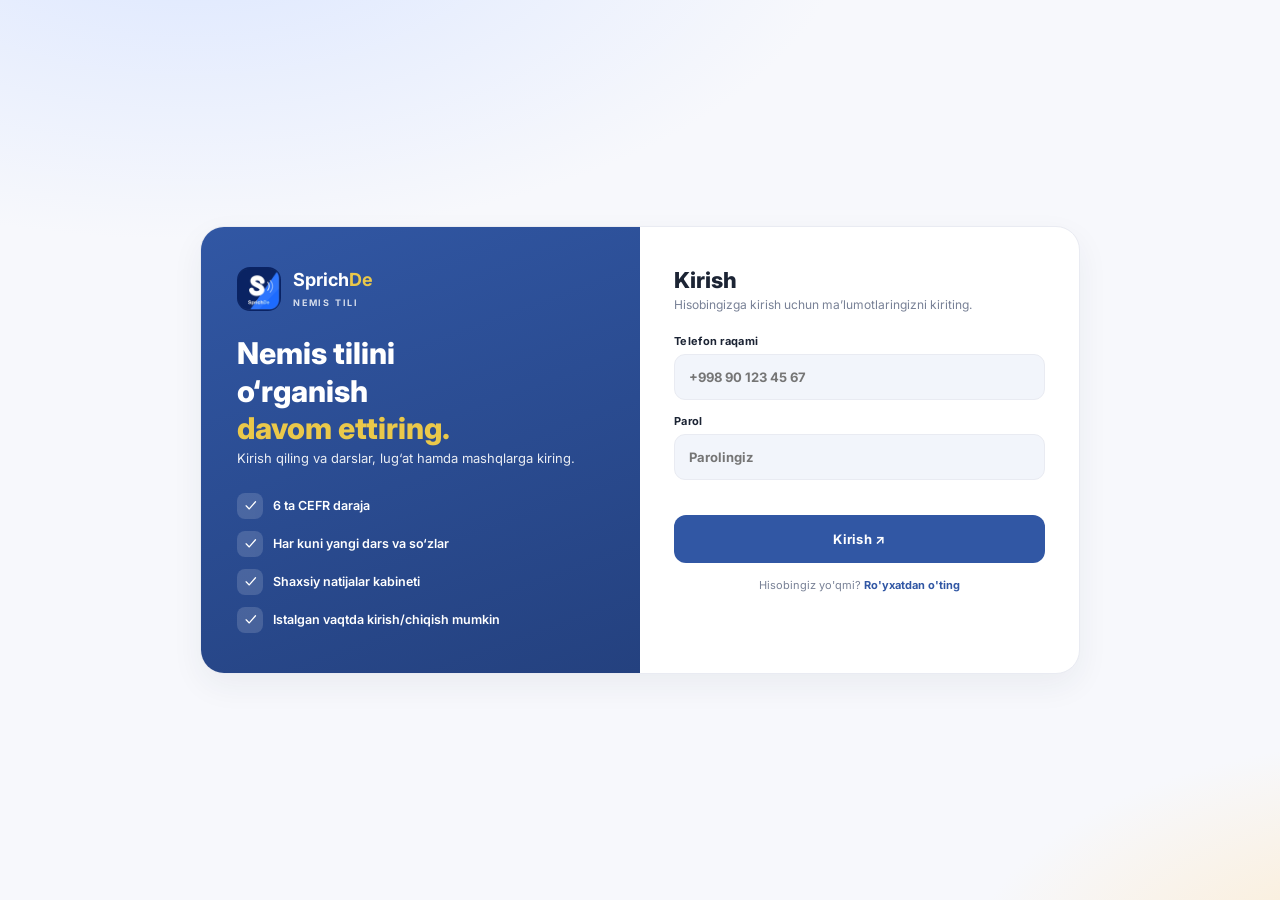
<file: admin-panel/day.html>
<!doctype html>
<html lang="uz">
<head>
<meta charset="utf-8">
<meta name="viewport" content="width=device-width, initial-scale=1, viewport-fit=cover">
<meta name="theme-color" content="#f7f8fc">
<meta name="theme-color" media="(prefers-color-scheme: dark)" content="#0f1b33">
<title>SprichDe · Kun darsi</title>
<link rel="preconnect" href="https://fonts.googleapis.com">
<link rel="preconnect" href="https://fonts.gstatic.com" crossorigin>
<link href="https://fonts.googleapis.com/css2?family=Inter:wght@400;500;600;700;800&display=swap" rel="stylesheet">
<script src="auth.js"></script>
<script src="theme.js"></script>
<script src="lessons-data.js"></script>
<link rel="manifest" href="manifest.json">
<meta name="application-name" content="SprichDe">
<meta name="mobile-web-app-capable" content="yes">
<meta name="apple-mobile-web-app-capable" content="yes">
<meta name="apple-mobile-web-app-status-bar-style" content="default">
<meta name="apple-mobile-web-app-title" content="SprichDe">
<link rel="apple-touch-icon" sizes="180x180" href="icons/apple-touch-icon.png">
<link rel="icon" type="image/png" sizes="192x192" href="icons/logo.png?v=38">
<script src="pwa.js" defer></script>
<link rel="stylesheet" href="theme.css">
<style>
:root{font-family:Inter,"Segoe UI",Arial,sans-serif;--blue:var(--primary);--blue-dark:var(--primary-2);--muted:#788196;--line:#e9ebf2;--soft:#e7efff;--shadow:0 10px 26px #1d2b4b0f}
html{overflow-x:hidden}
*{box-sizing:border-box}
body{margin:0;min-height:100vh;background:var(--bg);color:var(--text);overflow-x:hidden}
.topbar{height:60px;background:var(--surface);border-bottom:1px solid var(--line);display:flex;align-items:center;gap:12px;padding:0 20px;padding-left:max(20px, env(safe-area-inset-left));padding-right:max(20px, env(safe-area-inset-right));position:sticky;top:0;z-index:5}
.back{width:38px;height:38px;border-radius:12px;border:1px solid var(--line);background:var(--surface);display:grid;place-items:center;font-size:18px;text-decoration:none;color:var(--text)}
.topbar b{font-size:16px;font-weight:800}
.wrap{max-width:520px;margin:0 auto;padding:22px 20px 60px;padding-left:max(20px, env(safe-area-inset-left));padding-right:max(20px, env(safe-area-inset-right))}

/* ---------- Kun sarlavhasi ---------- */
.intro{background:linear-gradient(135deg,var(--blue),var(--blue-dark));color:#fff;border-radius:22px;padding:22px;box-shadow:var(--shadow)}
.intro small{font-size:10.5px;font-weight:800;letter-spacing:2px;color:#ffffffcc}
.intro b{display:block;font-size:21px;font-weight:800;margin-top:6px;line-height:1.25;overflow-wrap:anywhere}
.intro p{margin:6px 0 0;font-size:12.5px;color:#ffffffd9}
.d-state-pill{display:inline-block;margin-top:12px;font-size:11px;font-weight:800;padding:5px 12px;border-radius:20px;background:#ffffff2e;border:1px solid #ffffff45;color:#fff}

/* ---------- Modul kartasi ---------- */
.mod{margin-top:16px;background:var(--surface);border:1px solid var(--line);border-radius:20px;padding:18px;box-shadow:var(--shadow)}
.mod-head{display:flex;align-items:center;gap:12px;margin-bottom:12px}
.mod-icon{width:44px;height:44px;flex:none;border-radius:13px;background:var(--soft);display:grid;place-items:center;font-size:20px}
.mod-head b{font-size:15px;font-weight:800;display:block}
.mod-head small{font-size:11px;color:var(--muted);display:block;margin-top:2px}
.mod-body{font-size:13.5px;line-height:1.65}
.vocab{display:grid;gap:9px}
.vocab-row{display:flex;align-items:center;gap:10px;padding:10px 12px;border-radius:12px;background:var(--surface-2);border:1px solid var(--line);font-size:13px}
.vocab-main{flex:1;min-width:0}
.vocab-main b{display:block;font-weight:700}
.vocab-main span{display:block;color:var(--muted);font-size:11px;margin-top:2px}
.vocab-voice{display:flex;flex-direction:column;gap:4px;align-items:center;flex:none}
.voice-btn{width:34px;height:34px;border-radius:10px;border:1px solid var(--line);background:var(--surface);font-size:15px;cursor:pointer;display:grid;place-items:center;padding:0}
.voice-btn:active{transform:scale(.9)}
.voice-btn:disabled{opacity:.6}
.voice-result{min-height:14px;font-size:9px;font-weight:800;text-align:center;line-height:1.25;max-width:110px}
.voice-result.ok{color:#1d7a44}
.voice-result.err{color:#d2453c}
.voice-result.heard{color:var(--muted)}
.voice-box .voice-btn{width:40px;height:40px;font-size:17px}
.voice-row{padding:12px 14px}

/* ---------- Gramatika ---------- */
.grammar-rule{font-size:15px;font-weight:800;margin-bottom:2px}
.grammar-form{font-size:12.5px;font-weight:700;color:var(--blue);background:var(--soft-2);border-radius:10px;padding:9px 12px;margin-bottom:12px;overflow-wrap:anywhere}
.grammar-example{border-left:3px solid var(--blue);background:var(--surface-2);border-radius:0 12px 12px 0;padding:10px 12px;margin-bottom:12px}
.ex-de{font-size:14.5px;font-weight:800}
.ex-uz{font-size:11.5px;color:var(--muted);margin-top:2px}
.grammar-options{display:grid;gap:8px;margin-bottom:10px}
.g-option{text-align:left;border:1.5px solid var(--line);background:var(--surface);color:var(--text);border-radius:12px;padding:11px 13px;font:inherit;font-size:13.5px;font-weight:700;cursor:pointer}
.g-option:active{transform:scale(.99)}
.g-option.correct{border-color:#1d7a44;background:#e7f6ec;color:#1d7a44}
html[data-theme="dark"] .g-option.correct{background:#1d3a28;color:#57d18a;border-color:#57d18a}
.g-option.wrong{border-color:#d2453c;background:#fdecea;color:#d2453c}
html[data-theme="dark"] .g-option.wrong{background:#3a1d1d;color:#f28b82;border-color:#f28b82}
.g-option:disabled{cursor:default}

/* ---------- So'zlar (juftlik) ---------- */
.practice-hint{font-size:12px;color:var(--muted);margin-bottom:14px;line-height:1.6}
.words-grid{display:grid;grid-template-columns:1fr 1fr;gap:12px;margin-bottom:10px}
.words-col{display:grid;gap:8px}
.practice-answer{min-height:56px;display:flex;flex-wrap:wrap;gap:8px;align-items:center;border:1.5px dashed var(--line);border-radius:14px;padding:10px;background:var(--surface-2);margin-bottom:12px}
.practice-placeholder{color:var(--muted);font-size:13px;margin:0 auto}
.practice-bank{display:flex;flex-wrap:wrap;gap:8px;margin-bottom:12px}
.chip{border:1.5px solid var(--line);background:var(--surface);color:var(--text);border-radius:10px;padding:9px 15px;font:inherit;font-size:14px;font-weight:700;cursor:pointer;transition:transform .1s,border-color .15s,opacity .15s;max-width:100%;overflow-wrap:anywhere}
.chip:active{transform:scale(.94)}
.chip.selected{border-color:var(--blue);opacity:.65}
.chip.picked{border-color:var(--blue);box-shadow:0 0 0 2px var(--soft)}
.chip.matched{border-color:#1d7a44;background:#e7f6ec;color:#1d7a44;pointer-events:none}
html[data-theme="dark"] .chip.matched{background:#1d3a28;color:#57d18a;border-color:#57d18a}
.chip.matched-flash-err{border-color:#d2453c;background:#fdecea;color:#d2453c}
html[data-theme="dark"] .chip.matched-flash-err{background:#3a1d1d;color:#f28b82}
#wordsReset{width:100%;margin-top:4px}
.practice-feedback{min-height:22px;font-size:14px;font-weight:800;margin-bottom:10px;line-height:1.4}
.practice-feedback.ok{color:#1d7a44}
.practice-feedback.err{color:#d2453c}
.practice-actions{display:flex;gap:10px}
.practice-btn{height:48px;border:0;border-radius:13px;font:inherit;font-size:13px;font-weight:800;cursor:pointer}
.practice-reset{flex:1;background:var(--surface-2);color:var(--muted);border:1px solid var(--line)}
.practice-check{flex:1.5;background:var(--blue);color:#fff}
.practice-check:disabled{opacity:.5;cursor:not-allowed}

/* ---------- N-kunni tugatdim tugmasi ---------- */
.done-btn{width:100%;height:54px;margin-top:18px;border:0;border-radius:16px;background:var(--blue);color:#fff;font:inherit;font-size:15px;font-weight:800;cursor:pointer;box-shadow:var(--shadow)}
.done-btn:hover{background:var(--blue-dark)}
.done-btn:disabled{opacity:.7;cursor:default}
.done-btn.done{background:#1d7a44}
.note{margin-top:16px;font-size:11.5px;color:var(--muted);line-height:1.6;text-align:center}

/* Juda kichik telefonlar (iPhone SE va sh.k.) */
@media (max-width: 380px){
  .wrap{padding-top:16px;padding-left:max(14px, env(safe-area-inset-left));padding-right:max(14px, env(safe-area-inset-right))}
  .topbar{padding-left:max(14px, env(safe-area-inset-left));padding-right:max(14px, env(safe-area-inset-right))}
  .topbar b{font-size:14.5px}
  .intro{padding:17px;border-radius:18px}
  .intro b{font-size:18px}
  .mod{padding:14px;border-radius:16px}
  .words-card,.words-grid{gap:8px}
  .chip{font-size:12.5px;padding:8px 10px}
  .vocab-row{font-size:12.5px;padding:9px 10px}
}

/* Gorizontal (landshaft) rejim — balandlik kam bo'lganda */
@media (max-height: 480px) and (orientation: landscape){
  .wrap{padding-top:14px;padding-bottom:40px}
  .topbar{height:52px}
}

/* SVG ikonlar */
.icon{width:1.25em;height:1.25em;fill:none;stroke:currentColor;stroke-linecap:round;stroke-linejoin:round;vertical-align:-0.18em}
.mod-icon svg.icon{width:24px;height:24px}
.back svg.icon{width:18px;height:18px}
.t-avatar svg.icon{width:22px;height:22px}
.pi-icon svg.icon{width:20px;height:20px}
</style>
</head>
<body>
<header class="topbar">
  <a class="back" href="journey.html" aria-label="Sayohatga qaytish"><svg class="icon" width="18" height="18" style=""><use href="icons.svg#i-chevron-left"></use></svg></a>
  <b id="topTitle">Gramatika · Lug‘at · Mashq</b>
</header>

<div class="wrap">
  <!-- ================= KUN SARLAVHASI ================= -->
  <div class="intro">
    <small id="dayEyebrow">1-KUN</small>
    <b id="dayTitle">Salomlashish</b>
    <p id="daySub">Gramatikani yodlang, so‘zlarni aytib mashq qiling va mashqni bajaring.</p>
    <span class="d-state-pill" id="dayState">Yopiq</span>
  </div>

    <!-- ================= 1. GRAMATIKA ================= -->
  <div class="mod">
    <div class="mod-head">
      <span class="mod-icon"><svg class="icon" width="24" height="24" style=""><use href="icons.svg#i-pen"></use></svg></span>
      <span><b>Gramatika</b><small>Qoida va grammatik mashq</small></span>
    </div>
    <div class="grammar-rule" id="grammarRule"></div>
    <div class="grammar-form" id="grammarForm"></div>
    <div class="grammar-example">
      <div class="ex-de" id="grammarExDe"></div>
      <div class="ex-uz" id="grammarExUz"></div>
    </div>
    <div class="practice-hint">Bo'sh joyni to'ldiring: <b id="grammarQuestion"></b></div>
    <div class="grammar-options" id="grammarOptions"></div>
    <div class="practice-feedback" id="grammarFeedback" role="status" aria-live="polite"></div>
  </div>

  <!-- ================= 2. LUG'AT ================= -->
  <div class="mod">
    <div class="mod-head">
      <span class="mod-icon"><svg class="icon" width="24" height="24" style=""><use href="icons.svg#i-book"></use></svg></span>
      <span><b>Lug'at</b><small>So'zlarni tinglang va gapirib mashq qiling</small></span>
    </div>
    <div class="practice-hint">Juftligini toping: chap ustundan nemischa so'zni, o'ng ustundan mos o'zbekcha tarjimasini tanlang. Mos juftlik to'g'ri joyiga o'tadi.</div>
    <div class="words-grid">
      <div class="words-col" id="wordsDe" aria-label="Nemischa"></div>
      <div class="words-col" id="wordsUz" aria-label="O‘zbekcha"></div>
    </div>
    <div class="practice-feedback" id="wordsFeedback" role="status" aria-live="polite"></div>
    <button class="practice-btn practice-reset" id="wordsReset" type="button">Qayta aralashtirish</button>
  </div>

  <!-- ================= 3. MASHQ ================= -->
  <div class="mod">
    <div class="mod-head">
      <span class="mod-icon"><svg class="icon" width="24" height="24" style=""><use href="icons.svg#i-check-circle"></use></svg></span>
      <span><b>Mashq</b><small>Gapni to‘g‘ri tartibga qo‘ying</small></span>
    </div>
    <div class="practice-hint">Tarjimasi: <b id="exerciseHint"></b><br>So‘zlarni to‘g‘ri tartibda qo‘yib gap hosil qiling:</div>
    <div class="practice-answer" id="answerBox"><span class="practice-placeholder">So‘zlarni tanlang…</span></div>
    <div class="practice-bank" id="wordBank"></div>
    <div class="practice-feedback" id="practiceFeedback" role="status" aria-live="polite"></div>
    <div class="practice-actions">
      <button class="practice-btn practice-reset" id="resetPractice" type="button">Qayta urinish</button>
      <button class="practice-btn practice-check" id="checkPractice" type="button">Tekshirish →</button>
    </div>
  </div>

    <!-- ================= 4. OVOZ ================= -->
  <div class="mod">
    <div class="mod-head">
      <span class="mod-icon"><svg class="icon" width="24" height="24" style=""><use href="icons.svg#i-mic"></use></svg></span>
      <span><b>Ovoz</b><small>So‘zlarni aytib mashq qiling</small></span>
    </div>
    <div class="practice-hint"><svg class="icon" width="14" height="14" style="vertical-align:-2px"><use href="icons.svg#i-volume"></use></svg> tugmasini bosib so‘zni tinglang, so‘ng <svg class="icon" width="14" height="14" style="vertical-align:-2px"><use href="icons.svg#i-mic"></use></svg> tugmasini bosib baland ayting. To‘g‘ri bo‘lsa “To‘g‘ri!” chiqadi.</div>
    <div class="vocab voice-box" id="voiceList"></div>
  </div>

  <!-- ================= TUGATDIM ================= -->
  <button class="done-btn" id="doneBtn" type="button">✓ N-kunni tugatdim</button>
  <p class="note">Tugatganingizdan so‘ng bu kun 91 kunlik sayohatda “O‘tilgan” deb belgilanadi.</p>
</div>

<script>
// ============================================================
// SprichDe — kun sahifasi (91 kunlik sayohatning har bir kuni)
// Vaqtincha bitta demo kontent takrorlanadi; keyin kunlarga
// alohida kontent qo'shiladi.
// ============================================================
const TOTAL_DAYS = 91;

// Kontent umumiy fayldan: lessons-data.js (91 kun)
const FALLBACK_LESSON = {
  title: 'Yangi dars',
  words: [
    ['der Freund', 'Do‘st'],
    ['das Buch', 'Kitob'],
    ['lernen', 'O‘rganmoq'],
    ['die Schule', 'Maktab'],
  ],
  exercise: { hint: 'Men bugun nemis tilini o‘rganyapman', answer: ['Ich', 'lerne', 'heute', 'Deutsch'] },
};
const DAY_DATA = window.DAY_LESSONS || [];

function currentDay() {
  const raw = Number(new URLSearchParams(location.search).get('day'));
  if (!Number.isFinite(raw) || raw < 1) return 1;
  return Math.min(TOTAL_DAYS, Math.floor(raw));
}
const DAY = currentDay();
const LESSON = DAY_DATA[DAY - 1] || FALLBACK_LESSON;

// ---------- Sahifani to'ldirish ----------
document.title = `SprichDe · ${DAY}-kun`;
document.getElementById('topTitle').textContent = `${DAY}-kun`;
document.getElementById('dayEyebrow').textContent = `${DAY}-KUN`;
document.getElementById('dayTitle').textContent = LESSON.title;
// Ovoz: har so'z uchun tinglash (TTS) va aytish mashqi
const voiceListEl = document.getElementById('voiceList');
voiceListEl.innerHTML = LESSON.words.map(([de, uz], i) => `
  <div class="vocab-row voice-row">
    <span class="vocab-main"><b>${de}</b><span>${uz}</span></span>
    <span class="vocab-voice">
      <button class="voice-btn" type="button" data-speak="${i}" aria-label="${de} — talaffuzni eshitish"><svg class="icon" width="17" height="17" style=""><use href="icons.svg#i-volume"></use></svg></button>
      <button class="voice-btn" type="button" data-listen="${i}" aria-label="${de} — so'zlash"><svg class="icon" width="17" height="17" style=""><use href="icons.svg#i-mic"></use></svg></button>
      <span class="voice-result" data-result="${i}" role="status" aria-live="polite"></span>
    </span>
  </div>`).join('');
voiceListEl.querySelectorAll('[data-speak]').forEach((btn) => btn.addEventListener('click', () => speakWord(LESSON.words[Number(btn.dataset.speak)][0])));
voiceListEl.querySelectorAll('[data-listen]').forEach((btn) => btn.addEventListener('click', () => listenWord(LESSON.words[Number(btn.dataset.listen)][0], btn, voiceListEl.querySelector('[data-result="' + btn.dataset.listen + '"]'))));

// Gramatika: qoida + misol + variantlar bilan mashq
const GRAMMAR = LESSON.grammar || {};
document.getElementById('grammarRule').textContent = GRAMMAR.rule || '';
document.getElementById('grammarForm').textContent = GRAMMAR.form || '';
document.getElementById('grammarExDe').textContent = GRAMMAR.exDe || '';
document.getElementById('grammarExUz').textContent = GRAMMAR.exUz || '';
document.getElementById('grammarQuestion').textContent = GRAMMAR.q || '';
const grammarOptions = document.getElementById('grammarOptions');
grammarOptions.innerHTML = (GRAMMAR.options || []).map((opt, idx) => `<button type="button" class="g-option" data-idx="${idx}">${opt}</button>`).join('');
grammarOptions.querySelectorAll('.g-option').forEach((btn) => btn.addEventListener('click', () => {
  const correct = Number(btn.dataset.idx) === Number(GRAMMAR.a);
  const feed = document.getElementById('grammarFeedback');
  btn.classList.add(correct ? 'correct' : 'wrong');
  if (correct) {
    feed.textContent = 'To‘g‘ri! Ajoyib 🎉';
    feed.className = 'practice-feedback ok';
    grammarOptions.querySelectorAll('.g-option').forEach((b) => { b.disabled = true; });
  } else {
    feed.textContent = 'Noto‘g‘ri — qayta urinib ko‘ring';
    feed.className = 'practice-feedback err';
    btn.disabled = true;
  }
}));

// Ovozli funksiya: talaffuzni eshitish (Speech Synthesis) va aytishni tekshirish (Speech Recognition)
function speakWord(text) {
  const synth = window.speechSynthesis;
  if (!synth) return;
  const utter = new SpeechSynthesisUtterance(text);
  utter.lang = 'de-DE';
  utter.rate = 0.9;
  const voices = synth.getVoices();
  const deVoice = voices.find((v) => /de(-|_)DE/i.test(v.lang)) || voices.find((v) => /^de/i.test(v.lang));
  if (deVoice) utter.voice = deVoice;
  synth.cancel();
  synth.speak(utter);
}
if (window.speechSynthesis) window.speechSynthesis.getVoices();

const normText = (value) => String(value || '').toLowerCase().replace(/[^a-züäöß ]/g, ' ').replace(/\s+/g, ' ').trim();
const similarity = (a, b) => {
  const A = a.split(' ').filter(Boolean);
  const B = b.split(' ').filter(Boolean);
  if (!A.length || !B.length) return 0;
  const inB = B.filter((w) => A.includes(w)).length;
  return inB / Math.max(A.length, B.length);
};
function listenWord(target, btn, resultEl) {
  const SR = window.SpeechRecognition || window.webkitSpeechRecognition;
  const icon = '<svg class="icon" width="17" height="17"><use href="icons.svg#i-mic"></use></svg>';
  if (!SR) {
    resultEl.textContent = 'Chrome’dan foydalaning — brauzer ovoz tanishni qo‘llab-quvvatlamaydi';
    resultEl.className = 'voice-result err';
    return;
  }
  const rec = new SR();
  rec.lang = 'de-DE';
  rec.interimResults = false;
  rec.maxAlternatives = 5;
  btn.disabled = true;
  btn.innerHTML = '<svg class="icon" width="17" height="17"><use href="icons.svg#i-mic"></use></svg>';
  resultEl.textContent = 'Tinglayapman…';
  resultEl.className = 'voice-result heard';
  rec.onresult = (event) => {
    const alts = Array.from(event.results[0] || []).map((r) => r.transcript);
    const targetN = normText(target);
    const ok = alts.some((alt) => {
      const altN = normText(alt);
      return altN === targetN || similarity(altN, targetN) >= 0.75;
    });
    resultEl.textContent = ok ? 'To‘g‘ri! Barakalla 🎉' : 'Noto‘g‘ri — qayta urinib ko‘ring';
    resultEl.className = 'voice-result ' + (ok ? 'ok' : 'err');
    btn.disabled = false;
    btn.innerHTML = icon;
  };
  rec.onerror = (event) => {
    const messages = {
      'not-allowed': 'Mikrofonga ruxsat bering',
      'no-speech': 'Ovoz eshitilmadi — qayta urinib ko‘ring',
      'audio-capture': 'Mikrofon topilmadi',
      'network': 'Tarmoq xatosi — qayta urinib ko‘ring',
    };
    resultEl.textContent = messages[event.error] || 'Ovoz tanilmadi — qayta urinib ko‘ring';
    resultEl.className = 'voice-result err';
    btn.disabled = false;
    btn.innerHTML = icon;
  };
  rec.onend = () => { btn.disabled = false; btn.innerHTML = icon; };
  try { rec.start(); } catch {}
}
const doneBtn = document.getElementById('doneBtn');
doneBtn.textContent = `✓ ${DAY}-kunni tugatdim`;
document.getElementById('exerciseHint').textContent = '“' + ((LESSON.exercise && LESSON.exercise.hint) || '') + '”';

// ---------- So'zlar: juftlikni topish ----------
// Bugungi so'zlar + oldingi kunlardan 2 ta takror so‘z (jami 6 juftlik)
function buildPairs() {
  const pairs = (LESSON.words || []).map(([de, uz]) => [de, uz]);
  for (let i = DAY - 2; i >= 0 && pairs.length < 6; i--) {
    for (const [de, uz] of ((window.DAY_LESSONS || [])[i]?.words || [])) {
      if (pairs.length >= 6) break;
      if (!pairs.some(([a]) => a === de)) pairs.unshift([de, uz]);
    }
  }
  return pairs;
}
const WORD_PAIRS = buildPairs();
function shuffledIndices(n) {
  const arr = Array.from({ length: n }, (_, i) => i);
  for (let i = arr.length - 1; i > 0; i--) {
    const j = Math.floor(Math.random() * (i + 1));
    [arr[i], arr[j]] = [arr[j], arr[i]];
  }
  return arr;
}
let wordsGameState = { dePick: null, uzPick: null, matched: 0 };
function renderWordsGame() {
  const deBox = document.getElementById('wordsDe');
  const uzBox = document.getElementById('wordsUz');
  deBox.innerHTML = '';
  uzBox.innerHTML = '';
  wordsGameState = { dePick: null, uzPick: null, matched: 0 };
  for (const i of shuffledIndices(WORD_PAIRS.length)) {
    deBox.insertAdjacentHTML('beforeend', `<button type="button" class="chip" data-pair="${i}">${WORD_PAIRS[i][0]}</button>`);
  }
  for (const i of shuffledIndices(WORD_PAIRS.length)) {
    uzBox.insertAdjacentHTML('beforeend', `<button type="button" class="chip" data-pair="${i}">${WORD_PAIRS[i][1]}</button>`);
  }
  const feedback = document.getElementById('wordsFeedback');
  if (feedback) { feedback.textContent = ''; feedback.className = 'practice-feedback'; }
  deBox.querySelectorAll('.chip').forEach((c) => c.addEventListener('click', () => onWordChip(c, 'de')));
  uzBox.querySelectorAll('.chip').forEach((c) => c.addEventListener('click', () => onWordChip(c, 'uz')));
}
function onWordChip(chip, lang) {
  if (chip.classList.contains('matched')) return;
  const other = lang === 'de' ? 'uzPick' : 'dePick';
  const key = lang === 'de' ? 'dePick' : 'uzPick';
  const feedback = document.getElementById('wordsFeedback');
  if (wordsGameState[key] === chip) {
    chip.classList.remove('picked');
    wordsGameState[key] = null;
    return;
  }
  if (wordsGameState[key]) wordsGameState[key].classList.remove('picked');
  wordsGameState[key] = chip;
  chip.classList.add('picked');
  if (!wordsGameState[other]) return;
  const match = wordsGameState.dePick.dataset.pair === wordsGameState.uzPick.dataset.pair;
  const a = wordsGameState.dePick, b = wordsGameState.uzPick;
  if (match) {
    a.classList.remove('picked'); b.classList.remove('picked');
    a.classList.add('matched'); b.classList.add('matched');
    wordsGameState.dePick = null; wordsGameState.uzPick = null;
    wordsGameState.matched++;
    if (wordsGameState.matched === WORD_PAIRS.length) {
      feedback.textContent = 'Barcha juftliklar topildi! Barakalla 🎉';
      feedback.className = 'practice-feedback ok';
    } else {
      feedback.textContent = 'To‘g‘ri! Davom eting…';
      feedback.className = 'practice-feedback ok';
    }
  } else {
    a.classList.add('matched-flash-err'); b.classList.add('matched-flash-err');
    feedback.textContent = 'Noto‘g‘ri juftlik — qayta urinib ko‘ring.';
    feedback.className = 'practice-feedback err';
    setTimeout(() => {
      [a, b].forEach((c) => c.classList.remove('picked', 'matched-flash-err'));
    }, 600);
    wordsGameState.dePick = null; wordsGameState.uzPick = null;
  }
}
document.getElementById('wordsReset').addEventListener('click', renderWordsGame);
renderWordsGame();

// ---------- Mashq: gapni to'g'ri tartibga qo'ying ----------
const EXERCISE = LESSON.exercise || { hint: '', answer: ['Ich', 'lerne', 'heute', 'Deutsch'] };
let exerciseChosen = [];
const shuffledExerciseWords = [...EXERCISE.answer]
  .map((w) => [w, Math.random()])
  .sort((a, b) => a[1] - b[1])
  .map(([w]) => w);

function shuffleExercise() {
  exerciseChosen = [];
  const bank = document.getElementById('wordBank');
  bank.innerHTML = shuffledExerciseWords.map((w) =>
    `<button type="button" class="chip" data-word="${w}">${w}</button>`
  ).join('');
  bank.querySelectorAll('.chip').forEach((chip) => {
    chip.addEventListener('click', () => {
      if (chip.classList.contains('selected')) return;
      chip.classList.add('selected');
      exerciseChosen.push(chip.dataset.word);
      renderPracticeAnswer();
    });
  });
  const feedback = document.getElementById('practiceFeedback');
  feedback.textContent = '';
  feedback.className = 'practice-feedback';
  renderPracticeAnswer();
}
function renderPracticeAnswer() {
  const box = document.getElementById('answerBox');
  if (exerciseChosen.length === 0) {
    box.innerHTML = '<span class="practice-placeholder">So‘zlarni tanlang…</span>';
  } else {
    box.innerHTML = exerciseChosen.map((w) =>
      `<button type="button" class="chip" data-word="${w}">${w}</button>`
    ).join('');
    box.querySelectorAll('.chip').forEach((chip) => {
      chip.addEventListener('click', () => {
        const idx = exerciseChosen.lastIndexOf(chip.dataset.word);
        exerciseChosen.splice(idx, 1);
        document.querySelectorAll(`#wordBank .chip[data-word="${chip.dataset.word}"]`).forEach((c) => c.classList.remove('selected'));
        renderPracticeAnswer();
      });
    });
  }
  const feedback = document.getElementById('practiceFeedback');
  if (feedback && feedback.classList.contains('ok')) {
    feedback.textContent = '';
    feedback.className = 'practice-feedback';
  }
}
document.getElementById('resetPractice').addEventListener('click', shuffleExercise);
document.getElementById('checkPractice').addEventListener('click', () => {
  const feedback = document.getElementById('practiceFeedback');
  const ok = exerciseChosen.length === EXERCISE.answer.length
    && exerciseChosen.every((w, i) => w === EXERCISE.answer[i]);
  if (ok) {
    feedback.textContent = 'To‘g‘ri! Barakalla 🎉';
    feedback.className = 'practice-feedback ok';
  } else {
    feedback.textContent = 'Noto‘g‘ri tartib — qayta urinib ko‘ring.';
    feedback.className = 'practice-feedback err';
  }
});
shuffleExercise();

// ---------- Progress: kunni tugatish ----------
const statePill = document.getElementById('dayState');

function paintDayState(completedDays) {
  const done = Array.isArray(completedDays) && completedDays.includes(DAY);
  statePill.textContent = done ? 'O‘tilgan' : (DAY === 1 ? 'Sinov darsi' : 'Ochiq');
  if (done) {
    doneBtn.textContent = `✓ ${DAY}-kun o‘tilgan`;
    doneBtn.classList.add('done');
    doneBtn.disabled = true;
  } else {
    doneBtn.textContent = `✓ ${DAY}-kunni tugatdim`;
    doneBtn.classList.remove('done');
    doneBtn.disabled = false;
  }
}

doneBtn.addEventListener('click', async () => {
  if (doneBtn.disabled) return;
  doneBtn.disabled = true;
  doneBtn.textContent = 'Saqlanmoqda…';
  try {
    await authFetch('/api/progress/complete', {
      method: 'POST',
      body: JSON.stringify({ day: DAY }),
    });
    doneBtn.textContent = `✓ ${DAY}-kun o‘tilgan`;
    doneBtn.classList.add('done');
    statePill.textContent = 'O‘tilgan';
  } catch (err) {
    doneBtn.disabled = false;
    doneBtn.textContent = `✓ ${DAY}-kunni tugatdim`;
    alert(err.message);
  }
});

(async function initDay() {
  const me = await guard('student');
  if (!me) return;
  const premiumLeft = Number(me.profile?.premiumDaysLeft || 0);
  try {
    const data = await authFetch('/api/progress');
    const done = Array.isArray(data.completedDays) && data.completedDays.includes(DAY);
    // 1-kun hamma uchun ochiq (Sinov darsi).
    // 2-kundan 91-kungacha — faqat premium yoki allaqachon o'tilgan kun bo'lsa ochiladi.
    if (DAY !== 1 && premiumLeft <= 0 && !done) {
      location.replace('app.html?pay=1');
      return;
    }
    paintDayState(data.completedDays);
  } catch {
    if (DAY !== 1 && premiumLeft <= 0) {
      location.replace('app.html?pay=1');
      return;
    }
    paintDayState([]);
  }
})();
</script>
</body>
</html>
</file>
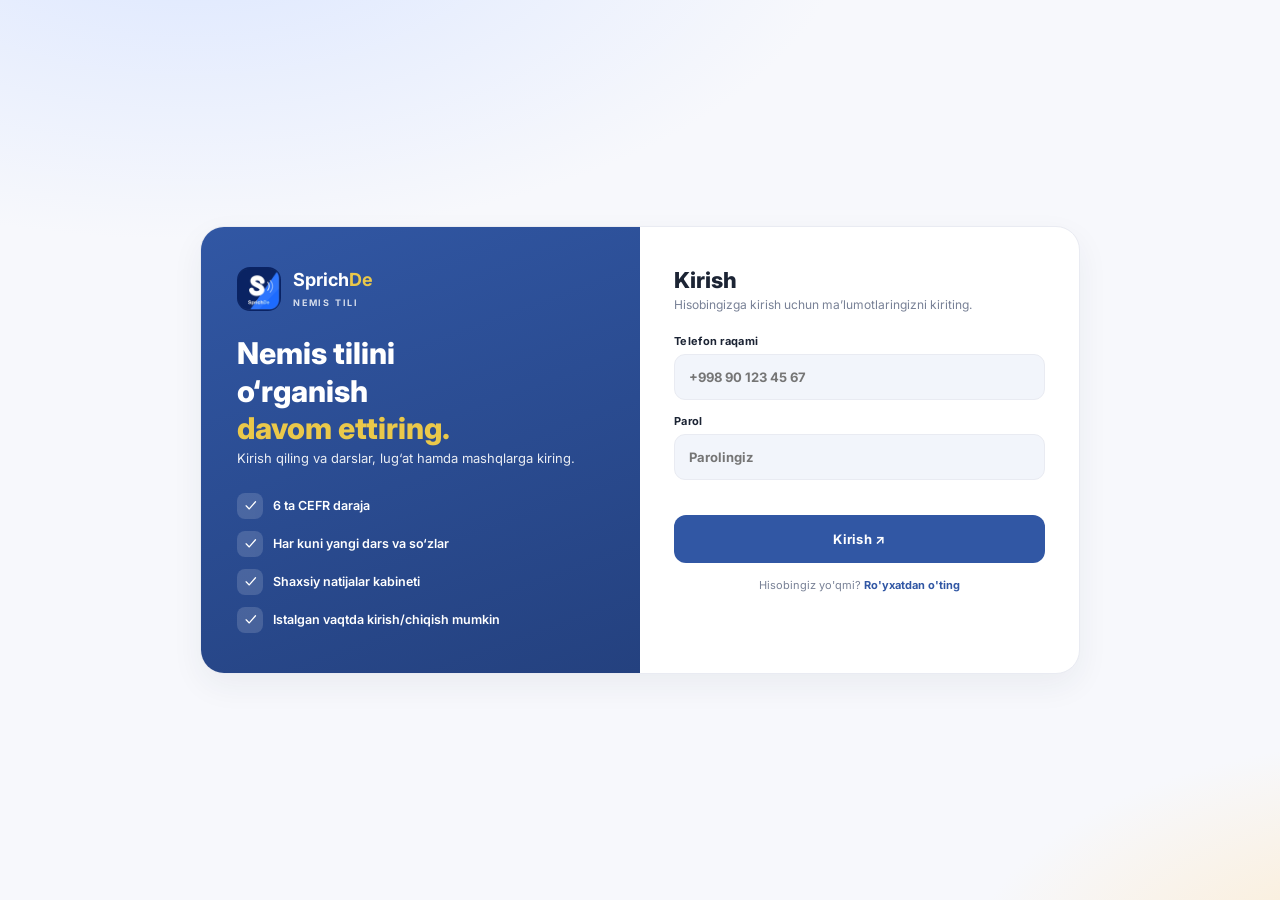
<file: admin-panel/edit-profile.html>
<!doctype html>
<html lang="uz">
<head>
<meta charset="utf-8">
<meta name="viewport" content="width=device-width, initial-scale=1, viewport-fit=cover">
<meta name="theme-color" content="#f7f8fc">
<meta name="theme-color" media="(prefers-color-scheme: dark)" content="#0f1b33">
<title>SprichDe · Profilni tahrirlash</title>
<link rel="preconnect" href="https://fonts.googleapis.com">
<link rel="preconnect" href="https://fonts.gstatic.com" crossorigin>
<link href="https://fonts.googleapis.com/css2?family=Inter:wght@400;500;600;700;800&display=swap" rel="stylesheet">
<script src="auth.js"></script>
<script src="theme.js"></script>
<link rel="manifest" href="manifest.json">
<meta name="application-name" content="SprichDe">
<meta name="mobile-web-app-capable" content="yes">
<meta name="apple-mobile-web-app-capable" content="yes">
<meta name="apple-mobile-web-app-title" content="SprichDe">
<link rel="apple-touch-icon" sizes="180x180" href="icons/apple-touch-icon.png">
<link rel="icon" type="image/png" sizes="192x192" href="icons/logo.png?v=38">
<script src="pwa.js" defer></script>
<link rel="stylesheet" href="theme.css">
<style>
:root{font-family:Inter,"Segoe UI",Arial,sans-serif;--blue:var(--primary);--blue-dark:var(--primary-2);--muted:#788196;--line:#e9ebf2;--soft:#e7efff;--shadow:0 10px 26px #1d2b4b0f}
html{overflow-x:hidden}
*{box-sizing:border-box}
body{margin:0;min-height:100vh;background:var(--bg);color:var(--text);overflow-x:hidden}
.topbar{height:60px;background:var(--surface);border-bottom:1px solid var(--line);display:flex;align-items:center;gap:12px;padding:0 20px;padding-left:max(20px, env(safe-area-inset-left));padding-right:max(20px, env(safe-area-inset-right));position:sticky;top:0;z-index:5}
.back{width:38px;height:38px;border-radius:12px;border:1px solid var(--line);background:var(--surface);display:grid;place-items:center;font-size:18px;text-decoration:none;color:var(--text)}
.topbar b{font-size:16px;font-weight:800}
.wrap{max-width:520px;margin:0 auto;padding:22px 20px 60px;padding-left:max(20px, env(safe-area-inset-left));padding-right:max(20px, env(safe-area-inset-right))}

.card{background:var(--surface);border:1px solid var(--line);border-radius:22px;padding:22px;box-shadow:var(--shadow)}
.avatar-wrap{display:flex;flex-direction:column;align-items:center;gap:12px;padding-bottom:18px;border-bottom:1px solid var(--line);margin-bottom:18px}
.avatar-big{position:relative;width:104px;height:104px;border-radius:50%;overflow:hidden;background:linear-gradient(135deg,var(--blue),var(--blue-dark));display:grid;place-items:center;color:#fff;font-size:38px;font-weight:800}
.avatar-big img{width:100%;height:100%;object-fit:cover;display:block}
.avatar-btn{border:0;background:var(--soft);color:var(--blue);font:inherit;font-size:12px;font-weight:800;height:36px;padding:0 16px;border-radius:12px;cursor:pointer}
.avatar-hint{font-size:10px;color:var(--muted);text-align:center;overflow-wrap:anywhere;padding:0 8px}

form{display:grid;gap:13px}
label{display:grid;gap:6px;font-size:11px;font-weight:700;color:var(--muted);letter-spacing:.3px}
.input{width:100%;height:46px;border:1px solid var(--line);background:var(--surface-2);border-radius:12px;padding:0 13px;font:inherit;font-size:15px;color:var(--text);outline:none}
.input:focus{border-color:var(--blue);box-shadow:0 0 0 3px #3157a41f;background:var(--surface)}
.error{font-size:11px;color:#d2453c;font-weight:600;min-height:14px}
.btn{height:48px;border:0;border-radius:13px;background:var(--blue);color:#fff;font:inherit;font-size:13px;font-weight:800;cursor:pointer}
.btn:active{transform:scale(.98)}
.btn:disabled{opacity:.55;cursor:not-allowed}
.toast{position:fixed;left:50%;bottom:30px;transform:translate(-50%,20px);background:#1c2434;color:#fff;padding:12px 22px;border-radius:12px;font-size:12px;font-weight:600;opacity:0;pointer-events:none;transition:.25s;z-index:60}
.toast.show{opacity:1;transform:translate(-50%,0)}
@media (max-width:380px){.wrap{padding-top:16px}.card{padding:18px}.avatar-big{width:96px;height:96px;font-size:34px}}

/* SVG ikonlar */
.icon{width:1.25em;height:1.25em;fill:none;stroke:currentColor;stroke-linecap:round;stroke-linejoin:round;vertical-align:-0.18em}
.mod-icon svg.icon{width:24px;height:24px}
.back svg.icon{width:18px;height:18px}
.t-avatar svg.icon{width:22px;height:22px}
.pi-icon svg.icon{width:20px;height:20px}
</style>
</head>
<body>
<header class="topbar">
  <a class="back" href="app.html" aria-label="Orqaga qaytish"><svg class="icon" width="18" height="18" style=""><use href="icons.svg#i-chevron-left"></use></svg></a>
  <b>Profilni tahrirlash</b>
</header>

<div class="wrap">
  <div class="card">
    <div class="avatar-wrap">
      <div class="avatar-big" id="avatarBox"><span id="avatarInitials">?</span><img id="avatarImg" alt="Profil rasmi" hidden></div>
      <button class="avatar-btn" id="uploadBtn" type="button"><svg class="icon" width="16" height="16" style=""><use href="icons.svg#i-camera"></use></svg> Rasm qo‘yish</button>
      <div class="avatar-hint">Rasm JPG, PNG yoki WEBP · maksimal 700 KB</div>
      <input type="file" id="avatarInput" accept="image/*" capture="user" hidden>
    </div>

    <form id="editForm" novalidate>
      <div class="row" style="display:grid;grid-template-columns:1fr 1fr;gap:13px">
        <label>Familya
          <input class="input" id="fLast" autocomplete="family-name" placeholder="Karimova">
        </label>
        <label>Ism
          <input class="input" id="fFirst" autocomplete="given-name" placeholder="Aziza">
        </label>
      </div>
      <label>Telefon raqami
        <input class="input" id="fPhone" type="tel" autocomplete="tel" placeholder="+998 90 123 45 67">
      </label>
      <label>Email manzili
        <input class="input" id="fEmail" type="email" autocomplete="email" placeholder="siz@example.com">
      </label>
      <div class="error" id="formError" role="alert"></div>
      <button class="btn" type="submit" id="saveBtn">Saqlash</button>
    </form>
  </div>
</div>

<div class="toast" id="toast" role="status" aria-live="polite"></div>

<script>
const el = (id) => document.getElementById(id);
let profile = null;
let toastTimer;

function notify(text) {
  const toast = el('toast');
  toast.textContent = text;
  toast.classList.add('show');
  clearTimeout(toastTimer);
  toastTimer = setTimeout(() => toast.classList.remove('show'), 2400);
}

async function loadProfile() {
  const me = await guard('student');
  if (!me) return null;
  profile = me.profile;
  // Ism / familyani bo'lib yozamiz
  const parts = String(profile.fullName || '').trim().split(/\s+/).filter(Boolean);
  el('fFirst').value = parts[0] || '';
  el('fLast').value = parts.slice(1).join(' ');
  el('fPhone').value = profile.phone || '';
  el('fEmail').value = profile.email || '';
  paintAvatar(profile.avatar);
  return profile;
}

function initials(name) {
  return String(name || '?').split(/\s+/).filter(Boolean).slice(0, 2).map((p) => p[0].toUpperCase()).join('');
}

function paintAvatar(avatar) {
  const img = el('avatarImg');
  const initialsEl = el('avatarInitials');
  if (avatar) {
    img.src = avatar;
    img.hidden = false;
    initialsEl.hidden = true;
  } else {
    img.removeAttribute('src');
    img.hidden = true;
    initialsEl.hidden = false;
    initialsEl.textContent = initials(profile?.fullName);
  }
}

async function uploadAvatar(file) {
  const dataUrl = await new Promise((resolve, reject) => {
    const reader = new FileReader();
    reader.onload = () => resolve(reader.result);
    reader.onerror = () => reject(new Error('Fayl o‘qilmadi'));
    reader.readAsDataURL(file);
  });
  // Kichikroq hajmiga keltiramiz (max 512px)
  const img = await new Promise((resolve, reject) => {
    const image = new Image();
    image.onload = () => resolve(image);
    image.onerror = () => reject(new Error('Rasm formati noto‘g‘ri'));
    image.src = dataUrl;
  });
  const canvas = document.createElement('canvas');
  const size = 512;
  const scale = Math.min(1, size / Math.max(img.width, img.height));
  canvas.width = Math.max(1, Math.round(img.width * scale));
  canvas.height = Math.max(1, Math.round(img.height * scale));
  const ctx = canvas.getContext('2d');
  ctx.drawImage(img, 0, 0, canvas.width, canvas.height);
  const resized = canvas.toDataURL('image/jpeg', 0.85);
  if (resized.length > 700_000) {
    throw new Error('Rasm hajmi juda katta — boshqasini tanlang.');
  }
  const data = await authFetch('/api/me/avatar', {
    method: 'POST',
    body: JSON.stringify({ avatar: resized }),
  });
  profile = data.profile;
  paintAvatar(profile.avatar);
  notify('Rasm yangilandi ✓');
}

// Rasm yuklash tugmasi
el('uploadBtn').addEventListener('click', () => el('avatarInput').click());
el('avatarInput').addEventListener('change', async (e) => {
  const file = e.target.files && e.target.files[0];
  if (!file) return;
  if (!/^image\//.test(file.type)) {
    notify('Faqat rasm fayllari qabul qilinadi');
    return;
  }
  try {
    await uploadAvatar(file);
  } catch (err) {
    notify(err.message);
  } finally {
    e.target.value = '';
  }
});

// Saqlash
el('editForm').addEventListener('submit', async (e) => {
  e.preventDefault();
  const errBox = el('formError');
  errBox.textContent = '';
  const firstName = el('fFirst').value.trim();
  const lastName = el('fLast').value.trim();
  const phone = el('fPhone').value.replace(/\s+/g, '');
  const email = el('fEmail').value.trim().toLowerCase();
  if (!firstName || !lastName) { errBox.textContent = 'Ism va familyani to‘liq kiriting.'; return; }
  if (phone && !/^\+?\d{9,13}$/.test(phone)) {
    errBox.textContent = 'Telefon raqami noto‘g‘ri (masalan +998901234567).';
    return;
  }
  if (!/^[^@\s]+@[^@\s]+\.[^@\s]+$/.test(email)) {
    errBox.textContent = 'Email manzili noto‘g‘ri.';
    return;
  }
  const btn = el('saveBtn');
  btn.disabled = true;
  btn.textContent = 'Saqlanmoqda…';
  try {
    const data = await authFetch('/api/me', {
      method: 'PATCH',
      body: JSON.stringify({ firstName, lastName, phone, email }),
    });
    profile = data.profile;
    const auth = getAuth();
    if (auth) setAuth({ ...auth, profile });
    notify('Profil saqlandi ✓');
    setTimeout(() => { location.href = 'app.html'; }, 700);
  } catch (err) {
    errBox.textContent = err.message;
    btn.disabled = false;
    btn.textContent = 'Saqlash';
  }
});

(async function init() {
  const p = await loadProfile();
  if (!p) return;
})();
</script>
</body>
</html>
</file>
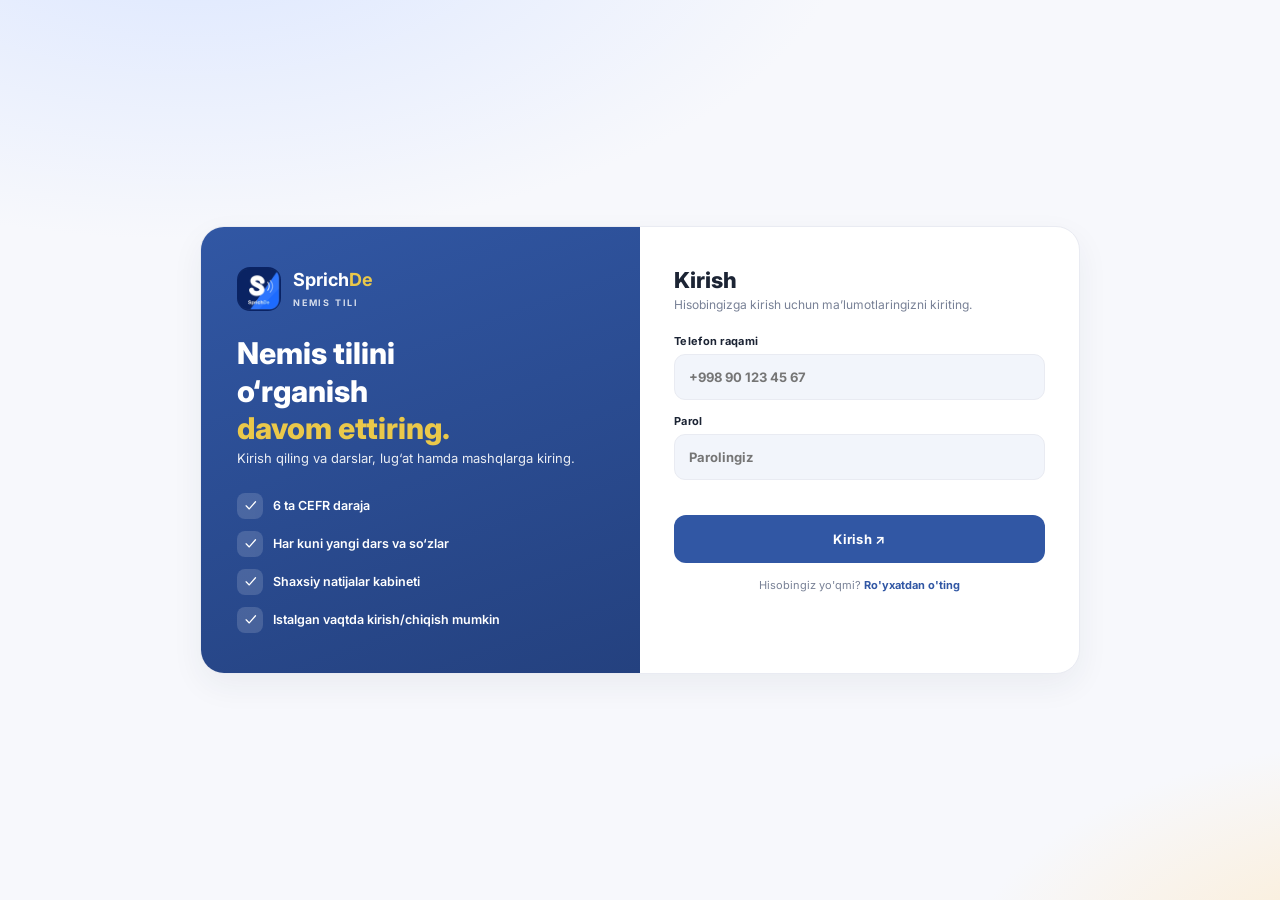
<file: admin-panel/invite.html>
﻿<!doctype html>
<html lang="uz">
<head>
<meta charset="utf-8">
<meta name="viewport" content="width=device-width, initial-scale=1, viewport-fit=cover">
<meta name="theme-color" content="#f7f8fc">
<meta name="theme-color" media="(prefers-color-scheme: dark)" content="#0f1b33">
<title>SprichDe · Do'stni taklif qilish</title>
<link rel="preconnect" href="https://fonts.googleapis.com">
<link rel="preconnect" href="https://fonts.gstatic.com" crossorigin>
<link href="https://fonts.googleapis.com/css2?family=Inter:wght@400;500;600;700;800&display=swap" rel="stylesheet">
<script src="auth.js"></script>
<script src="theme.js"></script>
<link rel="manifest" href="manifest.json">
<meta name="application-name" content="SprichDe">
<meta name="mobile-web-app-capable" content="yes">
<meta name="apple-mobile-web-app-capable" content="yes">
<meta name="apple-mobile-web-app-status-bar-style" content="default">
<meta name="apple-mobile-web-app-title" content="SprichDe">
<link rel="apple-touch-icon" sizes="180x180" href="icons/apple-touch-icon.png">
<link rel="icon" type="image/png" sizes="192x192" href="icons/logo.png?v=38">
<script src="pwa.js" defer></script>
<link rel="stylesheet" href="theme.css">
<style>
:root{font-family:Inter,"Segoe UI",Arial,sans-serif;--blue:var(--primary);--blue-dark:var(--primary-2);--ink:var(--text);--muted:#788196;--line:#e9ebf2;--shadow:0 10px 26px #1d2b4b0f}
html[data-theme="dark"] body{background:var(--bg)}
html{overflow-x:hidden}
*{box-sizing:border-box}
body{margin:0;min-height:100vh;background:var(--bg);color:var(--text);overflow-x:hidden}
.topbar{height:60px;background:var(--surface);border-bottom:1px solid var(--line);display:flex;align-items:center;gap:12px;padding:0 20px;padding-left:max(20px, env(safe-area-inset-left));padding-right:max(20px, env(safe-area-inset-right));position:sticky;top:0;z-index:5}
.back{width:38px;height:38px;border-radius:12px;border:1px solid var(--line);background:var(--surface);display:grid;place-items:center;font-size:18px;text-decoration:none;color:var(--text)}
.topbar b{font-size:16px;font-weight:800}
.wrap{max-width:520px;margin:0 auto;padding:26px 20px 40px;padding-left:max(20px, env(safe-area-inset-left));padding-right:max(20px, env(safe-area-inset-right))}
.hero{text-align:center}
.gift{width:82px;height:82px;border-radius:26px;background:#e7efff;display:grid;place-items:center;margin:0 auto 18px;font-size:38px}
.hero h1{margin:0 0 8px;font-size:21px;font-weight:800}
.hero p{margin:0;font-size:13px;color:var(--muted);line-height:1.6}
.link-box{margin-top:24px;display:flex;align-items:center;gap:10px;padding:6px 6px 6px 16px;border:1px solid var(--line);border-radius:16px;background:var(--surface)}
.link-box span{flex:1;min-width:0;font-size:12.5px;color:#4a5468;white-space:nowrap;overflow:hidden;text-overflow:ellipsis}
.copy{border:0;background:#eef3ff;color:var(--blue);font:inherit;font-size:12.5px;font-weight:700;padding:11px 16px;border-radius:12px;cursor:pointer}
.copy:hover{background:#dfe8ff}
.share{margin-top:14px;width:100%;height:52px;border:0;border-radius:15px;background:var(--blue);color:#fff;font:inherit;font-size:15px;font-weight:700;cursor:pointer;box-shadow:var(--shadow)}
.share:hover{background:var(--blue-dark)}
.title{margin:26px 0 12px;font-size:14px;font-weight:800}
.socials{display:grid;grid-template-columns:repeat(3,1fr);gap:12px}
.social{border:1px solid var(--line);background:var(--surface);border-radius:16px;padding:16px 8px;text-align:center;cursor:pointer;transition:transform .1s}
.social:active{transform:scale(.97)}
.social i{font-style:normal;font-size:24px;display:block;margin-bottom:8px}
.social b{font-size:11.5px;font-weight:600}
.stats{margin-top:26px;display:flex;background:var(--soft-2);border-radius:18px;padding:18px 0}
.stat{flex:1;text-align:center;position:relative}
.stat + .stat::before{content:'';position:absolute;left:0;top:15%;height:70%;width:1px;background:#dbe2f0}
.stat b{display:block;font-size:20px;font-weight:800}
.stat small{font-size:10.5px;color:var(--muted)}
/* bottom sheet */
.sheet-bg{position:fixed;inset:0;background:#1c243433;display:none;align-items:flex-end;z-index:40}
.sheet-bg.show{display:flex}
.sheet{width:100%;max-width:520px;margin:0 auto;background:var(--surface);border-radius:22px 22px 0 0;padding:12px 16px calc(26px + env(safe-area-inset-bottom));animation:up .22s ease}
@keyframes up{from{transform:translateY(30px);opacity:.6}to{transform:translateY(0);opacity:1}}
.handle{width:40px;height:4px;border-radius:4px;background:#e2e6ee;margin:4px auto 12px}
.sheet h3{margin:0 0 10px;text-align:center;font-size:16px;font-weight:800}
.sheet-item{display:flex;align-items:center;gap:14px;padding:13px 8px;border-radius:14px;cursor:pointer}
.sheet-item:hover{background:#f5f7fb}
.sheet-item i{font-style:normal;width:42px;height:42px;border-radius:13px;background:#eef3ff;display:grid;place-items:center;font-size:20px}
.sheet-item b{font-size:14px;font-weight:600}
.toast{position:fixed;left:50%;bottom:30px;transform:translate(-50%,20px);background:#1c2434;color:#fff;padding:12px 22px;border-radius:12px;font-size:12.5px;font-weight:600;opacity:0;pointer-events:none;transition:.25s;z-index:60}
.toast.show{opacity:1;transform:translate(-50%,0)}

/* Juda kichik telefonlar (iPhone SE va sh.k.) */
@media (max-width: 380px){
  .wrap{padding-top:18px}
  .gift{width:72px;height:72px;font-size:33px;border-radius:22px;margin-bottom:14px}
  .hero h1{font-size:19px}
  .hero p{font-size:12.5px}
  .link-box{gap:8px;padding:6px 6px 6px 12px}
  .link-box span{font-size:11.5px}
  .copy{padding:10px 12px;font-size:11.5px}
  .share{height:50px;font-size:14px}
  .socials{gap:8px}
  .social{padding:13px 6px;border-radius:14px}
  .social b{font-size:11px}
  .stats{padding:15px 0}
  .stat b{font-size:18px}
  .stat small{font-size:10px}
}

/* SVG ikonlar */
.icon{width:1.25em;height:1.25em;fill:none;stroke:currentColor;stroke-linecap:round;stroke-linejoin:round;vertical-align:-0.18em}
.mod-icon svg.icon{width:24px;height:24px}
.back svg.icon{width:18px;height:18px}
.t-avatar svg.icon{width:22px;height:22px}
.pi-icon svg.icon{width:20px;height:20px}
</style>
</head>
<body>
<header class="topbar">
  <a class="back" href="app.html">‹</a>
  <b>Do‘stni taklif qilish</b>
</header>

<div class="wrap">
  <div class="hero">
    <div class="gift"><svg class="icon" width="38" height="38" style=""><use href="icons.svg#i-gift"></use></svg></div>
    <h1>Do‘stingizni taklif qiling</h1>
    <p>Havolani ulashing — do‘stingiz ro‘yxatdan o‘tsa, ikkalangiz ham bonus darslarga ega bo‘lasiz.</p>
  </div>

  <div class="link-box">
    <span id="inviteLink">https://sprichde.app/invite/KAMOLA42</span>
    <button class="copy" id="copyBtn">Nusxalash</button>
  </div>

  <button class="share" id="shareBtn">↗ Ulashish</button>

  <div class="title">Tez ulashish</div>
  <div class="socials">
    <div class="social" data-share="telegram"><i><svg class="icon" width="26" height="26" style=""><use href="icons.svg#i-send"></use></svg></i><b>Telegram</b></div>
    <div class="social" data-share="whatsapp"><i><svg class="icon" width="26" height="26" style=""><use href="icons.svg#i-phone"></use></svg></i><b>WhatsApp</b></div>
    <div class="social" data-share="sms"><i><svg class="icon" width="26" height="26" style=""><use href="icons.svg#i-message"></use></svg></i><b>SMS</b></div>
  </div>

  <div class="stats">
    <div class="stat"><b>0</b><small>Taklif qilingan</small></div>
    <div class="stat"><b>0</b><small>Qo‘shilgan</small></div>
    <div class="stat"><b>0</b><small>Bonus (kun)</small></div>
  </div>
</div>

<div class="sheet-bg" id="sheetBg">
  <div class="sheet">
    <div class="handle"></div>
    <h3>Ulashish</h3>
    <div class="sheet-item" data-share="telegram"><i><svg class="icon" width="26" height="26" style=""><use href="icons.svg#i-send"></use></svg></i><b>Telegram</b></div>
    <div class="sheet-item" data-share="whatsapp"><i><svg class="icon" width="26" height="26" style=""><use href="icons.svg#i-phone"></use></svg></i><b>WhatsApp</b></div>
    <div class="sheet-item" data-share="sms"><i><svg class="icon" width="20" height="20" style=""><use href="icons.svg#i-phone"></use></svg></i><b>SMS orqali</b></div>
    <div class="sheet-item" id="sheetCopy"><i><svg class="icon" width="26" height="26" style=""><use href="icons.svg#i-copy"></use></svg></i><b>Havolani nusxalash</b></div>
  </div>
</div>

<div class="toast" id="toast"></div>

<script>
(async function initInvite() {
  const me = await guard('student');
  if (!me) return;

  const profile = me.profile || {};
  const code = String(profile.fullName || 'USER')
    .split(' ')[0]
    .toUpperCase()
    .replace(/[^A-Z]/g, '') || 'USER';
  const link = 'https://sprichde.app/invite/' + code + '42';
  document.getElementById('inviteLink').textContent = link;

  const toast = document.getElementById('toast');
  let toastTimer;
  function notify(text) {
    toast.textContent = text;
    toast.classList.add('show');
    clearTimeout(toastTimer);
    toastTimer = setTimeout(() => toast.classList.remove('show'), 2200);
  }

  function copyLink() {
    navigator.clipboard?.writeText(link).then(
      () => notify('Havola nusxalandi'),
      () => notify('Nusxalash imkoni yo‘q')
    );
  }
  document.getElementById('copyBtn').addEventListener('click', copyLink);
  document.getElementById('sheetCopy').addEventListener('click', () => { closeSheet(); copyLink(); });

  function share(msg) { notify(msg + ' ochilmoqda…'); }
  document.querySelectorAll('[data-share]').forEach((el) => el.addEventListener('click', () => {
    closeSheet();
    const kind = el.dataset.share;
    const names = { telegram: 'Telegram', whatsapp: 'WhatsApp', sms: 'Xabarlar' };
    share(names[kind] || 'Ulashish');
  }));

  const sheetBg = document.getElementById('sheetBg');
  function openSheet() { sheetBg.classList.add('show'); }
  function closeSheet() { sheetBg.classList.remove('show'); }
  document.getElementById('shareBtn').addEventListener('click', openSheet);
  sheetBg.addEventListener('click', (e) => { if (e.target === sheetBg) closeSheet(); });
})();
</script>
</body>
</html>
</file>
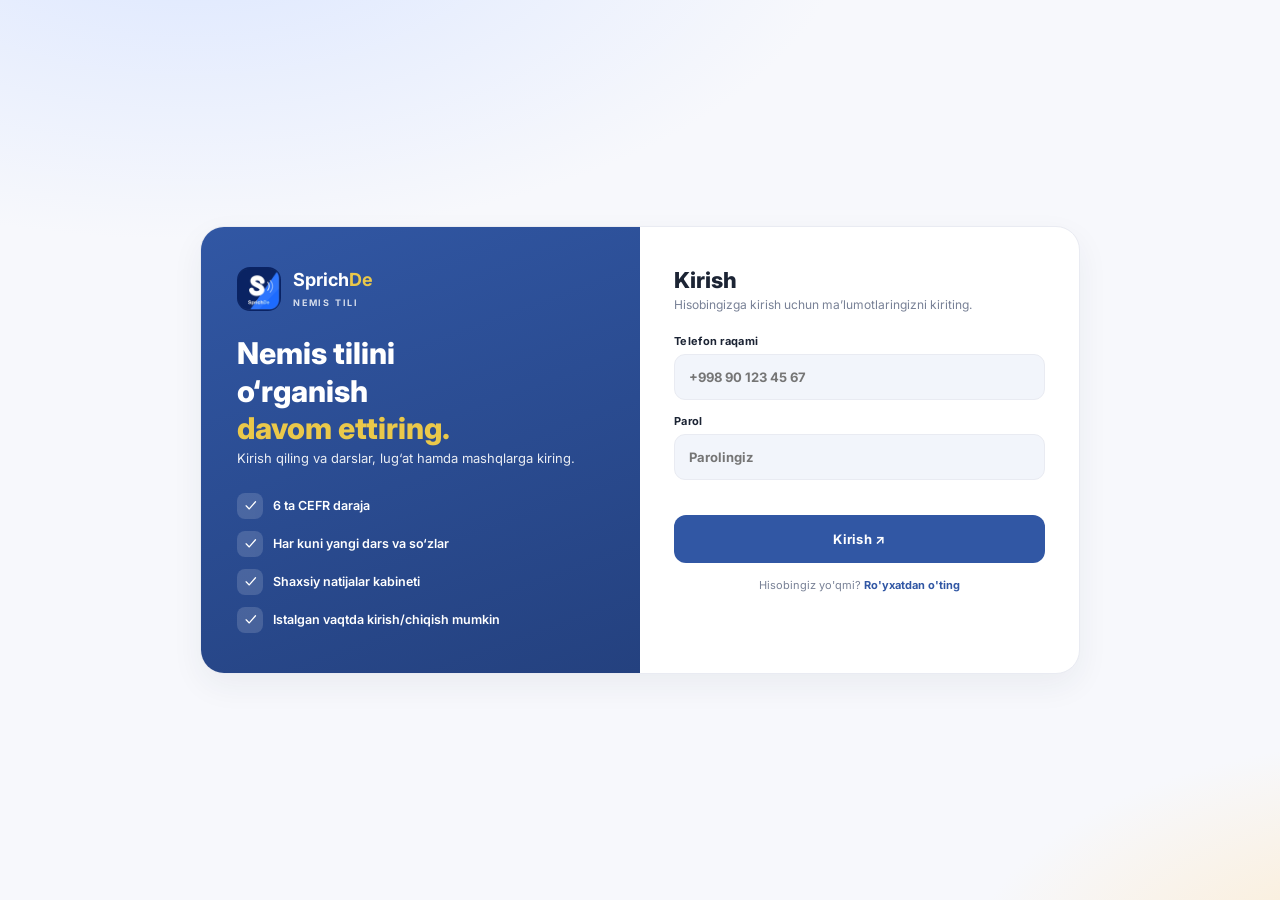
<file: admin-panel/journey.html>
<!doctype html>
<html lang="uz">
<head>
<meta charset="utf-8">
<meta name="viewport" content="width=device-width, initial-scale=1, viewport-fit=cover">
<meta name="theme-color" content="#f7f8fc">
<meta name="theme-color" media="(prefers-color-scheme: dark)" content="#0f1b33">
<title>SprichDe · 91 kunlik sayohat</title>
<link rel="preconnect" href="https://fonts.googleapis.com">
<link rel="preconnect" href="https://fonts.gstatic.com" crossorigin>
<link href="https://fonts.googleapis.com/css2?family=Inter:wght@400;500;600;700;800&display=swap" rel="stylesheet">
<script src="auth.js"></script>
<script src="theme.js"></script>
<script src="lessons-data.js"></script>
<link rel="manifest" href="manifest.json">
<meta name="application-name" content="SprichDe">
<meta name="mobile-web-app-capable" content="yes">
<meta name="apple-mobile-web-app-capable" content="yes">
<meta name="apple-mobile-web-app-status-bar-style" content="default">
<meta name="apple-mobile-web-app-title" content="SprichDe">
<link rel="apple-touch-icon" sizes="180x180" href="icons/apple-touch-icon.png">
<link rel="icon" type="image/png" sizes="192x192" href="icons/logo.png?v=38">
<script src="pwa.js" defer></script>
<link rel="stylesheet" href="theme.css">
<style>
:root{font-family:Inter,"Segoe UI",Arial,sans-serif;--blue:var(--primary);--blue-dark:var(--primary-2);--muted:#788196;--line:#e9ebf2;--soft:#e7efff;--shadow:0 10px 26px #1d2b4b0f}
html{overflow-x:hidden}
*{box-sizing:border-box}
body{margin:0;min-height:100vh;background:var(--bg);color:var(--text);overflow-x:hidden}
.topbar{height:60px;background:var(--surface);border-bottom:1px solid var(--line);display:flex;align-items:center;gap:12px;padding:0 20px;padding-left:max(20px, env(safe-area-inset-left));padding-right:max(20px, env(safe-area-inset-right));position:sticky;top:0;z-index:5}
.back{width:38px;height:38px;border-radius:12px;border:1px solid var(--line);background:var(--surface);display:grid;place-items:center;font-size:18px;text-decoration:none;color:var(--text)}
.topbar b{font-size:16px;font-weight:800}
.wrap{max-width:520px;margin:0 auto;padding:22px 20px 60px;padding-left:max(20px, env(safe-area-inset-left));padding-right:max(20px, env(safe-area-inset-right))}
.intro{background:linear-gradient(135deg,var(--blue),var(--blue-dark));color:#fff;border-radius:22px;padding:22px;box-shadow:var(--shadow)}
.intro small{font-size:10.5px;font-weight:800;letter-spacing:2px;color:#ffffffcc}
.intro b{display:block;font-size:22px;font-weight:800;margin-top:6px}
.intro p{margin:6px 0 0;font-size:12.5px;color:#ffffffd9}
.days{margin-top:14px;display:grid;gap:14px}
.day{display:flex;align-items:center;gap:17px;padding:17px;border-radius:16px;background:var(--surface);border:1px solid var(--line)}
.day .d-num{width:44px;height:44px;border-radius:12px;background:var(--soft);display:grid;place-items:center;font-weight:800;font-size:14px;color:var(--blue);flex:none}
.day{position:relative;cursor:pointer}
.day:hover{border-color:var(--blue)}
.day-icon-wrap{position:relative;flex:none}
.day-icon{width:48px;height:48px;border:0;border-radius:14px;background:var(--soft);display:grid;place-items:center;font-size:23px;cursor:pointer;box-shadow:0 2px 8px #1d2b4b0d;transition:transform .18s,background .18s}
.day-icon:hover,.day-icon:focus-visible{transform:translateY(-2px) scale(1.04);outline:2px solid var(--blue);outline-offset:2px}
.day.done .day-icon{background:#e7f6ec}
.word-pop{position:absolute;left:50%;bottom:calc(100% + 10px);transform:translate(-50%,6px);width:max-content;max-width:min(250px,75vw);padding:9px 12px;border-radius:11px;background:#1c2942;color:#fff;font-size:12px;font-weight:700;line-height:1.45;text-align:center;box-shadow:0 8px 22px #101a3033;opacity:0;visibility:hidden;pointer-events:none;transition:.16s;z-index:4}
.word-pop::after{content:"";position:absolute;top:100%;left:50%;transform:translateX(-50%);border:6px solid transparent;border-top-color:#1c2942}
.day-icon-wrap.open .word-pop{opacity:1;visibility:visible;transform:translate(-50%,0)}
.day .d-body{flex:1;min-width:0}
.day .d-body b{display:block;font-size:14px;font-weight:700;overflow-wrap:anywhere}
.day .d-body small{font-size:11.5px;color:var(--muted)}
.day .d-state{font-size:11px;font-weight:800;padding:5px 10px;border-radius:20px;flex:none}
.day.done{border-color:#bfe6cb}
html[data-theme="dark"] .day.done{border-color:#2c5c3c}
.day.done .d-num{background:#e7f6ec;color:#1d9a52}
html[data-theme="dark"] .day.done .d-num{background:#1d3a28;color:#57d18a}
.day.done .d-state{background:#e7f6ec;color:#1d9a52}
html[data-theme="dark"] .day.done .d-state{background:#1d3a28;color:#57d18a}
.day .d-state.locked{background:var(--surface-2);color:var(--muted)}
.day .d-state.premium{background:#fff5dc;color:#a37e1e}
html[data-theme="dark"] .day .d-state.premium{background:#3c3218;color:#f0c96a}
.day.locked-day .day-icon{opacity:.55;filter:grayscale(1)}
.day.locked-day .d-num{opacity:.7}
.note{margin-top:18px;font-size:11.5px;color:var(--muted);line-height:1.6;text-align:center}

/* Juda kichik telefonlar (iPhone SE va sh.k.) */
@media (max-width: 380px){
  .wrap{padding:16px 14px 50px;padding-left:max(14px, env(safe-area-inset-left));padding-right:max(14px, env(safe-area-inset-right))}
  .topbar{padding:0 14px;padding-left:max(14px, env(safe-area-inset-left));padding-right:max(14px, env(safe-area-inset-right))}
  .topbar b{font-size:15px}
  .intro{padding:18px;border-radius:18px}
  .intro b{font-size:19px}
  .intro p{font-size:12px}
  .day{padding:13px;gap:12px;border-radius:14px}
  .day .d-num{width:40px;height:40px;font-size:13px}
  .day-icon{width:44px;height:44px;font-size:21px}
  .day .d-body b{font-size:13px}
  .day .d-body small{font-size:10.5px}
  .day .d-state{font-size:10px;padding:4px 8px}
  .word-pop{font-size:11px}
}

/* Gorizontal (landshaft) rejim — balandlik kam bo'lganda */
@media (max-height: 480px) and (orientation: landscape){
  .wrap{padding-top:14px;padding-bottom:40px}
  .topbar{height:52px}
}

/* SVG ikonlar */
.icon{width:1.25em;height:1.25em;fill:none;stroke:currentColor;stroke-linecap:round;stroke-linejoin:round;vertical-align:-0.18em}
.mod-icon svg.icon{width:24px;height:24px}
.back svg.icon{width:18px;height:18px}
.t-avatar svg.icon{width:22px;height:22px}
.pi-icon svg.icon{width:20px;height:20px}

.icon{width:1.25em;height:1.25em;fill:none;stroke:currentColor;stroke-linecap:round;stroke-linejoin:round;vertical-align:-0.18em}
.d-num svg.icon{width:16px;height:16px}
</style>
</head>
<body>
<header class="topbar">
  <a class="back" href="app.html">‹</a>
  <b>91 kunlik sayohat</b>
</header>

<div class="wrap">
  <div class="intro">
    <small>SAYOHAT</small>
    <b>91 kunlik sayohat</b>
    <p>Har kuni bir qadam — katta natija sari. Sinov darsini o‘tib, sayohatni boshlang.</p>
    <div class="j-count" id="journeyCount">0 / 91 kun</div>
  </div>

  <div class="days" id="dayList"></div>

  <p class="note"><p class="note">Har bir kun: dars, so‘zlar va mashqdan iborat. Ochiq kunni bosib sayohatni davom ettiring!</p>
</div>

<script>
const TOTAL_DAYS = 91;
const lessonTitles = window.DAY_LESSONS || [];

function paintDays(completedDays, isPremium) {
  const list = document.getElementById('dayList');
  const done = Array.isArray(completedDays) ? completedDays : [];
  list.innerHTML = lessonTitles.map((lesson, i) => {
    const n = i + 1;
    const isDone = done.includes(n);
    // 1-kun — hamma uchun ochiq (Sinov darsi).
    // 2-kundan 91-kungacha — faqat o‘tilgan kunlar yoki premium a’zolar uchun ochiq.
    const locked = !isDone && n !== 1 && !isPremium;
    const pill = isDone ? 'O‘tilgan' : locked ? '<svg class="icon" width="13" height="13" style="vertical-align:-2px"><use href="icons.svg#i-lock"></use></svg> Premium' : (n === 1 ? 'Sinov darsi' : 'Ochiq');
    const aria = locked ? (n + '-kun — premium talab qiladi') : (n + '-kun darsi');
    return `
      <div class="day ${isDone ? 'done' : ''} ${locked ? 'locked-day' : ''}" data-day="${n}" role="link" tabindex="0" aria-label="${aria}">
        <span class="d-num">${isDone ? '<svg class="icon" width="16" height="16"><use href="icons.svg#i-check"></use></svg>' : n}</span>
        <span class="day-icon-wrap">
          <button class="day-icon" type="button" aria-label="${lesson.title}" aria-expanded="false">
            <svg class="icon" width="23" height="23"><use href="icons.svg#i-${lesson.icon}"></use></svg>
          </button>
          <span class="word-pop" role="status">${(lesson.words || []).slice(0, 2).map(w => w[0] + ' — ' + w[1]).join('  •  ')}</span>
        </span>
        <span class="d-body"><b>${lesson.title}</b><small>${n}-kun</small></span>
        <span class="d-state ${isDone ? '' : 'locked'} ${locked ? 'premium' : ''}">${pill}</span>
      </div>`;
  }).join('');
  // Kunni bosganda — o‘sha kunning dars sahifasi ochiladi.
  // (So‘zlar ikonkasi bosilsa — faqat so‘zlar oynasi ochiladi, sahifa emas.)
  list.querySelectorAll('.day').forEach((dayEl) => {
    const open = () => {
      if (dayEl.classList.contains('locked-day')) { location.href = 'app.html?pay=1'; return; }
      location.href = 'day.html?day=' + dayEl.dataset.day;
    };
    dayEl.addEventListener('click', (event) => {
      if (event.target.closest('.day-icon-wrap')) return;
      open();
    });
    dayEl.addEventListener('keydown', (event) => {
      if (event.key === 'Enter' || event.key === ' ') {
        if (event.target !== dayEl) return;
        event.preventDefault();
        open();
      }
    });
  });
  list.querySelectorAll('.day-icon').forEach((button) => {
    button.addEventListener('click', (event) => {
      event.stopPropagation();
      const wrap = button.closest('.day-icon-wrap');
      const wasOpen = wrap.classList.contains('open');
      list.querySelectorAll('.day-icon-wrap').forEach((item) => {
        item.classList.remove('open');
        item.querySelector('.day-icon')?.setAttribute('aria-expanded', 'false');
      });
      if (!wasOpen) {
        wrap.classList.add('open');
        button.setAttribute('aria-expanded', 'true');
      }
    });
  });
  document.getElementById('journeyCount').textContent = done.length + ' / ' + TOTAL_DAYS + ' kun';
}

document.addEventListener('click', () => {
  document.querySelectorAll('.day-icon-wrap.open').forEach((wrap) => {
    wrap.classList.remove('open');
    wrap.querySelector('.day-icon')?.setAttribute('aria-expanded', 'false');
  });
});
document.addEventListener('keydown', (event) => {
  if (event.key === 'Escape') document.querySelectorAll('.day-icon-wrap.open').forEach((wrap) => {
    wrap.classList.remove('open');
    wrap.querySelector('.day-icon')?.setAttribute('aria-expanded', 'false');
  });
});

(async function initJourney() {
  const me = await guard('student');
  if (!me) return;
  const premiumLeft = Number(me.profile?.premiumDaysLeft || 0);
  const isPremium = premiumLeft > 0;
  try {
    const data = await authFetch('/api/progress');
    paintDays(data.completedDays, isPremium);
  } catch {
    paintDays([], isPremium);
  }
})();
</script>
</body>
</html>
</file>
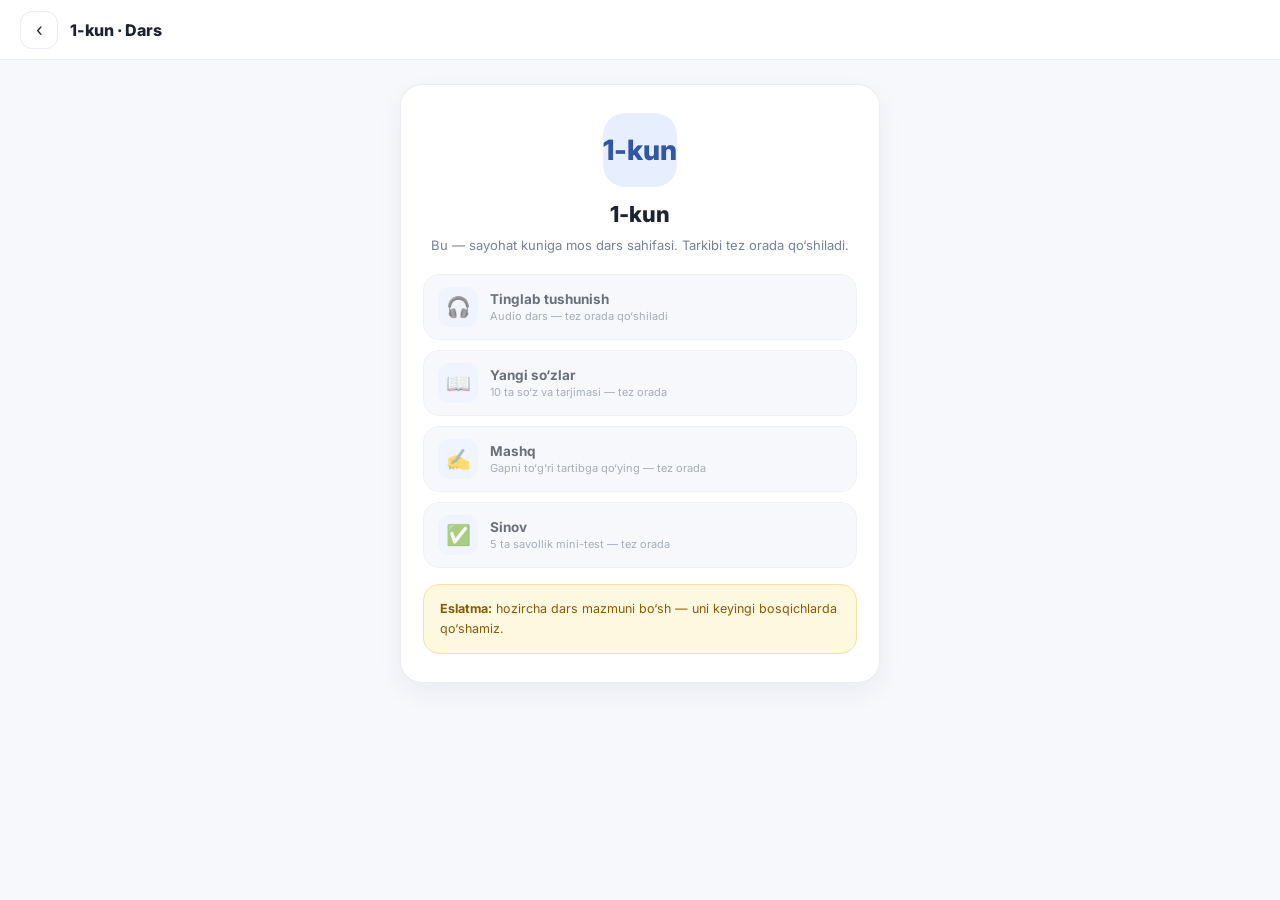
<file: admin-panel/lesson.html>
<!doctype html>
<html lang="uz">
<head>
<meta charset="utf-8">
<meta name="viewport" content="width=device-width, initial-scale=1, viewport-fit=cover">
<meta name="theme-color" content="#f7f8fc">
<title>SprichDe · Dars</title>
<link rel="preconnect" href="https://fonts.googleapis.com">
<link rel="preconnect" href="https://fonts.gstatic.com" crossorigin>
<link href="https://fonts.googleapis.com/css2?family=Inter:wght@400;500;600;700;800&display=swap" rel="stylesheet">
<script src="auth.js"></script>
<script src="theme.js"></script>
<link rel="manifest" href="manifest.json">
<meta name="application-name" content="SprichDe">
<meta name="mobile-web-app-capable" content="yes">
<meta name="apple-mobile-web-app-capable" content="yes">
<meta name="apple-mobile-web-app-status-bar-style" content="default">
<meta name="apple-mobile-web-app-title" content="SprichDe">
<link rel="apple-touch-icon" sizes="180x180" href="icons/apple-touch-icon.png">
<link rel="icon" type="image/png" sizes="192x192" href="icons/icon-192.png">
<script src="pwa.js" defer></script>
<link rel="stylesheet" href="theme.css">
<style>
:root{font-family:Inter,"Segoe UI",Arial,sans-serif;--blue:var(--primary);--blue-dark:var(--primary-2);--muted:#788196;--line:#e9ebf2;--soft:#e7efff;--shadow:0 10px 26px #1d2b4b0f}
*{box-sizing:border-box}
body{margin:0;min-height:100vh;background:var(--bg);color:var(--text)}
.topbar{height:60px;background:var(--surface);border-bottom:1px solid var(--line);display:flex;align-items:center;gap:12px;padding:0 20px;position:sticky;top:0}
.back{width:38px;height:38px;border-radius:12px;border:1px solid var(--line);background:var(--surface);display:grid;place-items:center;font-size:18px;text-decoration:none;color:var(--text)}
.topbar b{font-size:16px;font-weight:800}
.wrap{max-width:520px;margin:0 auto;padding:24px 20px 70px}
.card{background:var(--surface);border:1px solid var(--line);border-radius:22px;padding:28px 22px;text-align:center;box-shadow:var(--shadow)}
.badge{display:inline-grid;place-items:center;min-width:74px;height:74px;border-radius:22px;background:var(--soft);color:var(--blue);font-weight:800;font-size:28px;margin-bottom:14px}
h1{margin:0;font-size:22px;font-weight:800}
p.sub{margin:8px 0 0;font-size:13px;color:var(--muted);line-height:1.6}
.note{margin-top:16px;padding:14px 16px;border-radius:16px;background:#fff8e1;border:1px solid #f3e2a0;color:#8a5a00;font-size:12.5px;line-height:1.6;text-align:left}
.lesson-list{margin:18px 0 0;padding:0;list-style:none;display:grid;gap:10px;text-align:left}
.lesson-item{display:flex;align-items:center;gap:12px;padding:12px 14px;border-radius:16px;background:var(--surface-2);border:1px solid var(--line);color:var(--text)}
.lesson-item i{width:40px;height:40px;border-radius:12px;background:var(--soft);display:grid;place-items:center;font-style:normal;font-size:20px;flex:none}
.lesson-item b{display:block;font-size:13.5px}
.lesson-item small{display:block;font-size:11px;color:var(--muted);margin-top:2px}
.lesson-item.soon{opacity:.65}
</style>
</head>
<body>
<header class="topbar">
  <a class="back" href="journey.html">‹</a>
  <b id="lessonTitle">Dars</b>
</header>

<div class="wrap">
  <div class="card">
    <div class="badge" id="lessonBadge">1-kun</div>
    <h1 id="lessonHeading">Dars</h1>
    <p class="sub">Bu — sayohat kuniga mos dars sahifasi. Tarkibi tez orada qo‘shiladi.</p>

    <ul class="lesson-list">
      <li class="lesson-item soon"><i>🎧</i><span><b>Tinglab tushunish</b><small>Audio dars — tez orada qo‘shiladi</small></span></li>
      <li class="lesson-item soon"><i>📖</i><span><b>Yangi so‘zlar</b><small>10 ta so‘z va tarjimasi — tez orada</small></span></li>
      <li class="lesson-item soon"><i>✍️</i><span><b>Mashq</b><small>Gapni to‘g‘ri tartibga qo‘ying — tez orada</small></span></li>
      <li class="lesson-item soon"><i>✅</i><span><b>Sinov</b><small>5 ta savollik mini-test — tez orada</small></span></li>
    </ul>

    <div class="note"><b>Eslatma:</b> hozircha dars mazmuni bo‘sh — uni keyingi bosqichlarda qo‘shamiz.</div>
  </div>
</div>

<script>
(function(){
  const m = new URLSearchParams(location.search).get('day');
  const day = Math.max(1, Math.min(91, parseInt(m, 10) || 1));
  document.getElementById('lessonBadge').textContent = day + '-kun';
  document.getElementById('lessonTitle').textContent = day + '-kun · Dars';
  document.getElementById('lessonHeading').textContent = day + '-kun';
})();
</script>
</body>
</html>
</file>
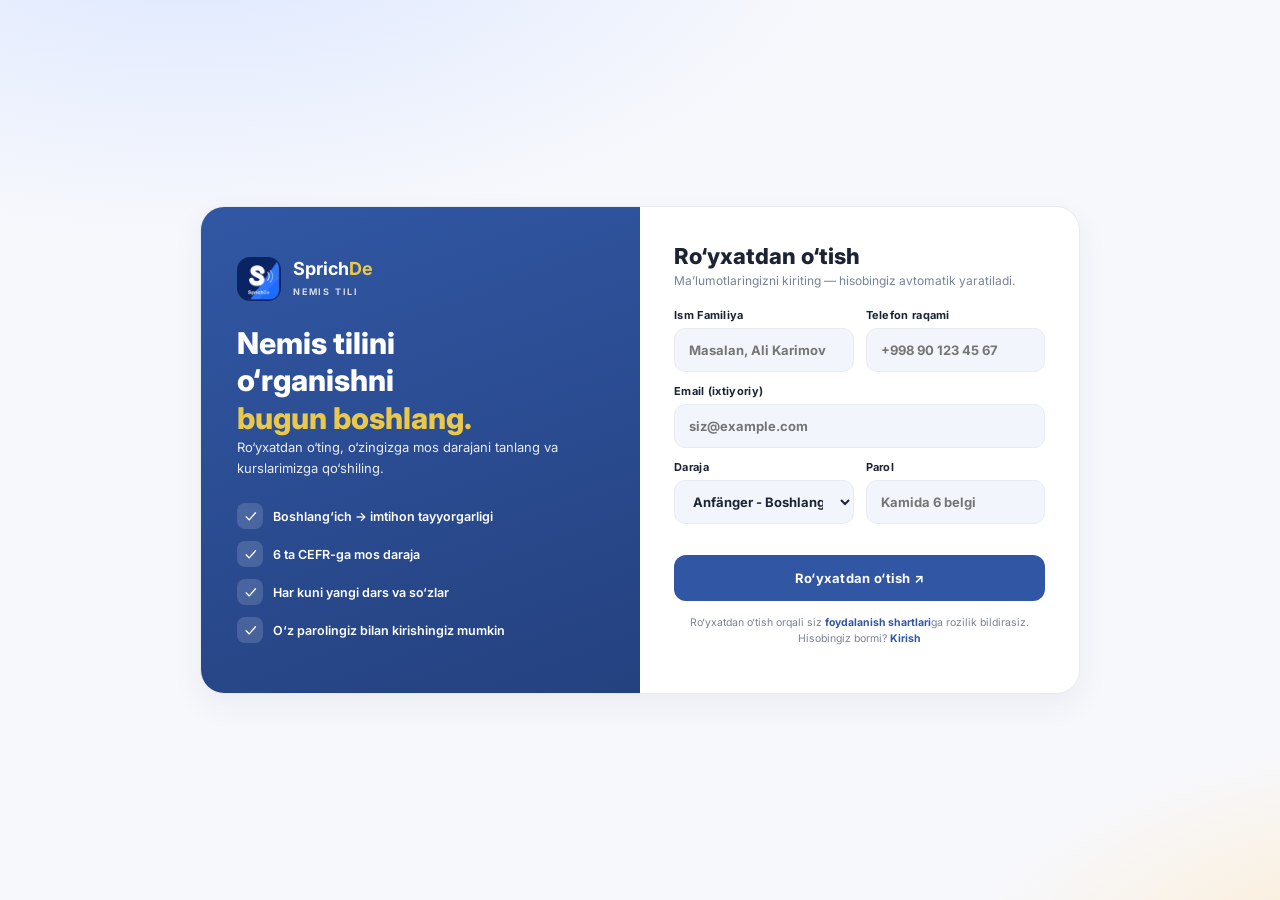
<file: admin-panel/register.html>
<!doctype html>
<html lang="uz">
<head>
<meta charset="utf-8">
<meta name="viewport" content="width=device-width, initial-scale=1, viewport-fit=cover">
<meta name="theme-color" content="#f7f8fc">
<meta name="theme-color" media="(prefers-color-scheme: dark)" content="#0f1b33">
<title>SprichDe · Ro‘yxatdan o‘tish</title>
<link rel="preconnect" href="https://fonts.googleapis.com">
<link rel="preconnect" href="https://fonts.gstatic.com" crossorigin>
<link href="https://fonts.googleapis.com/css2?family=Inter:wght@400;500;600;700;800&display=swap" rel="stylesheet">
<script src="theme.js"></script>
<link rel="manifest" href="manifest.json">
<meta name="application-name" content="SprichDe">
<meta name="mobile-web-app-capable" content="yes">
<meta name="apple-mobile-web-app-capable" content="yes">
<meta name="apple-mobile-web-app-status-bar-style" content="default">
<meta name="apple-mobile-web-app-title" content="SprichDe">
<link rel="apple-touch-icon" sizes="180x180" href="icons/apple-touch-icon.png">
<link rel="icon" type="image/png" sizes="192x192" href="icons/logo.png?v=38">
<script src="pwa.js" defer></script>
<link rel="stylesheet" href="theme.css">
<style>
:root{
  font-family:Inter,"Segoe UI",Arial,sans-serif;
  --blue:var(--primary);
  --blue-dark:var(--primary-2);
  --ink:var(--text);
  --muted:#788196;
  --line:#e9ebf2;
  --shadow:0 12px 32px #1d2b4b0f;
}
html{overflow-x:hidden}
*{box-sizing:border-box}
body{
  margin:0;
  min-height:100vh;
  display:flex;
  align-items:center;
  justify-content:center;
  padding:32px 16px;
  overflow-x:hidden;
  background:
    radial-gradient(1200px 600px at 15% -10%, #dbe6ff 0%, transparent 55%),
    radial-gradient(900px 500px at 110% 110%, #fde9c8 0%, transparent 50%),
    var(--bg);
  color:var(--text);
}
html[data-theme="dark"] body{
  background:
    radial-gradient(1200px 600px at 15% -10%, #1b2f52 0%, transparent 55%),
    radial-gradient(900px 500px at 110% 110%, #23304d 0%, transparent 50%),
    var(--bg);
}
.card{
  width:100%;
  max-width:880px;
  display:grid;
  grid-template-columns:1fr 1fr;
  background:var(--surface);
  border:1px solid var(--line);
  border-radius:24px;
  overflow:hidden;
  box-shadow:var(--shadow);
}
.left{
  background:linear-gradient(160deg,var(--blue) 0%,var(--blue-dark) 100%);
  color:#fff;
  padding:40px 36px;
  display:flex;
  flex-direction:column;
  justify-content:center;
  gap:24px;
}
.brand{display:flex;align-items:center;gap:12px;text-decoration:none;color:#fff}
.brand-icon{width:44px;height:44px;border-radius:13px;background:rgba(255,255,255,.16);display:grid;place-items:center;font-size:24px;font-weight:800}
.brand-icon span{color:#eac84a}
.brand b{display:block;font-size:18px}
.brand b span{color:#eac84a}
.brand small{font-size:9px;letter-spacing:1.8px;font-weight:700;opacity:.8}
.left h1{font-size:30px;line-height:1.25;margin:0;font-weight:800}
.left h1 span{color:#eac84a}
.left p{margin:0;font-size:13px;line-height:1.6;opacity:.9}
.feats{display:grid;gap:12px}
.feat{display:flex;gap:10px;align-items:center;font-size:12.5px;font-weight:600}
.feat i{width:26px;height:26px;flex:0 0 26px;border-radius:8px;background:rgba(255,255,255,.15);display:grid;place-items:center;font-style:normal;font-size:14px}
.right{padding:36px 34px}
@media(max-width:760px){.card{grid-template-columns:1fr}.left{padding:32px 26px;gap:16px}.right{padding:26px}.input, select.input{font-size:16px}} /* 16px — iOS fokusda zoom bo'lmasin */
.right h2{font-size:22px;margin:0 0 4px;font-weight:800}
.right .sub{font-size:12px;color:var(--muted);margin:0 0 20px}
form{display:grid;gap:12px}
.row{display:grid;grid-template-columns:1fr 1fr;gap:12px}
@media(max-width:520px){.row{grid-template-columns:1fr}}
label{display:grid;gap:6px;font-size:11px;font-weight:700;color:var(--text);letter-spacing:.3px}
.input, select.input{
  width:100%;
  height:44px;
  border:1px solid var(--line);
  background:var(--surface-2);
  border-radius:11px;
  padding:0 14px;
  font:inherit;
  font-size:13px;
  color:var(--text);
  transition:border-color .15s, box-shadow .15s;
  outline:none;
}
.input:focus{border-color:var(--blue);box-shadow:0 0 0 3px #3157a41f;background:var(--surface)}
.input.error{border-color:#d2453c;box-shadow:0 0 0 3px #d2453c1a}
.error-msg{font-size:10.5px;color:#d2453c;font-weight:600;min-height:13px;margin-top:-6px}
.button{
  height:46px;
  border:0;
  border-radius:12px;
  background:var(--blue);
  color:#fff;
  font:inherit;
  font-size:13px;
  font-weight:700;
  cursor:pointer;
  letter-spacing:.3px;
  transition:background .15s, transform .1s;
}
.button:hover{background:var(--blue-dark)}
.button:active{transform:scale(.98)}
.footer-note{margin-top:14px;font-size:10.5px;color:var(--muted);text-align:center;line-height:1.5}
.footer-note a{color:var(--blue);font-weight:700;text-decoration:none}
.toast{
  position:fixed;
  left:50%;
  bottom:34px;
  transform:translate(-50%,20px);
  background:#1c2434;
  color:#fff;
  padding:12px 22px;
  border-radius:12px;
  font-size:12.5px;
  font-weight:600;
  opacity:0;
  pointer-events:none;
  transition:all .25s;
  z-index:50;
}
.toast.show{opacity:1;transform:translate(-50%,0)}
.hidden{display:none !important}
.spinner{
  width:16px;height:16px;border-radius:50%;
  border:2px solid #ffffff55;border-top-color:#fff;
  animation:spin .7s linear infinite;display:inline-block;vertical-align:-3px;margin-right:8px;
}
@keyframes spin{to{transform:rotate(360deg)}}
.success{
  text-align:center;padding:30px 10px 10px;display:grid;gap:14px;justify-items:center;
}
.success .check{
  width:72px;height:72px;border-radius:50%;background:#e7f6ec;color:#1d9a52;
  font-size:34px;display:grid;place-items:center;
}
.success h3{margin:0;font-size:20px;font-weight:800}
.success p{margin:0;color:var(--muted);font-size:12px;line-height:1.6}
.feat i svg{width:15px;height:15px}.feat i{display:grid;place-items:center}
</style>
</head>
<body>

<div class="card" id="formCard">
  <aside class="left">
    <a class="brand" href="#"><img class="brand-icon" src="icons/logo.png?v=38" alt="SprichDe" style="object-fit:cover"><span><b>Sprich<span>De</span></b><small>NEMIS TILI</small></span></a>
    <div>
      <h1>Nemis tilini<br>o‘rganishni<br><span>bugun boshlang.</span></h1>
      <p>Ro‘yxatdan o‘ting, o‘zingizga mos darajani tanlang va kurslarimizga qo‘shiling.</p>
    </div>
    <div class="feats">
      <div class="feat"><i class="check"><svg class="icon" width="15" height="15" style=""><use href="icons.svg#i-check"></use></svg></i> Boshlang‘ich → imtihon tayyorgarligi</div>
      <div class="feat"><i class="check"><svg class="icon" width="15" height="15" style=""><use href="icons.svg#i-check"></use></svg></i> 6 ta CEFR-ga mos daraja</div>
      <div class="feat"><i class="check"><svg class="icon" width="15" height="15" style=""><use href="icons.svg#i-check"></use></svg></i> Har kuni yangi dars va so‘zlar</div>
      <div class="feat"><i class="check"><svg class="icon" width="15" height="15" style=""><use href="icons.svg#i-check"></use></svg></i> O‘z parolingiz bilan kirishingiz mumkin</div>
    </div>
  </aside>

  <section class="right">
    <h2>Ro‘yxatdan o‘tish</h2>
    <p class="sub">Ma’lumotlaringizni kiriting — hisobingiz avtomatik yaratiladi.</p>

    <form id="registerForm" novalidate>
      <div class="row">
        <label>Ism Familiya<input class="input" name="name" id="fName" placeholder="Masalan, Ali Karimov" required autocomplete="name"></label>
        <label>Telefon raqami<input class="input" name="phone" id="fPhone" type="tel" placeholder="+998 90 123 45 67" required autocomplete="tel"></label>
      </div>
      <label>Email (ixtiyoriy)<input class="input" name="email" id="fEmail" type="email" placeholder="siz@example.com" autocomplete="email"></label>
      <div class="row">
        <label>Daraja
          <select class="input" name="level" id="fLevel" required>
            <option value="Anfänger">Anfänger - Boshlang‘ich</option>
            <option value="Grundkenntnisse">Grundkenntnisse - Asosiy bilimlar</option>
            <option value="Erweiterte Grundkenntnisse">Erweiterte Grundkenntnisse - Kengaytirilgan</option>
            <option value="Mittelstufe">Mittelstufe - O‘rta daraja</option>
            <option value="Obere Mittelstufe">Obere Mittelstufe - Yuqori o‘rta</option>
            <option value="Prüfungsvorbereitung">Prüfungsvorbereitung - Imtihonga tayyorgarlik</option>
          </select>
        </label>
        <label>Parol<input class="input" name="password" id="fPassword" type="password" placeholder="Kamida 6 belgi" required minlength="6" autocomplete="new-password"></label>
      </div>
      <div class="error-msg" id="formError"></div>
      <button class="button" type="submit" id="submitBtn">Ro‘yxatdan o‘tish ↗</button>
    </form>

    <p class="footer-note">Ro‘yxatdan o‘tish orqali siz <a href="#">foydalanish shartlari</a>ga rozilik bildirasiz.<br>Hisobingiz bormi? <a href="index.html">Kirish</a></p>
  </section>
</div>

<div class="card hidden" id="successCard" style="max-width:520px;grid-template-columns:1fr">
  <section class="right success">
    <div class="check"><svg class="icon" width="34" height="34" style="color:#19a653;stroke-width:2.4"><use href="icons.svg#i-check"></use></svg></div>
    <h3>Xush kelibsiz!</h3>
    <p>Ro‘yxatdan muvaffaqiyatli o‘tdingiz. Endi ilovaga kirishingiz mumkin — darslar sizni kutmoqda!</p>
    <button class="button" id="goDashboard" style="width:100%">Ilovaga o‘tish ↗</button>
    <button class="button" id="goAdminPanel" style="width:100%;display:none;background:#1c2434">Admin panelga qaytish ↗</button>
  </section>
</div>

<div class="toast" id="toast" role="status" aria-live="polite"></div>

<script src="auth.js"></script>
<script>
  const toast = document.getElementById('toast');
  let toastTimer;
  function notify(text) {
    toast.textContent = text;
    toast.classList.add('show');
    clearTimeout(toastTimer);
    toastTimer = setTimeout(() => toast.classList.remove('show'), 2500);
  }

  const form = document.getElementById('registerForm');
  const errorBox = document.getElementById('formError');
  const submitBtn = document.getElementById('submitBtn');
  const isAdminFlow = new URLSearchParams(location.search).get('admin') === '1';

  function setError(el, msg) {
    errorBox.textContent = msg;
    el.classList.add('error');
    el.focus();
  }
  ['fName', 'fPhone', 'fEmail', 'fPassword'].forEach((id) => {
    document.getElementById(id).addEventListener('input', (e) => {
      e.target.classList.remove('error');
      errorBox.textContent = '';
    });
  });

  // Allaqachon kirgan o‘quvchini ilovaga yo‘naltiramiz
  const existing = getAuth();
  if (existing && existing.role === 'student' && !isAdminFlow) {
    location.replace('app.html');
  }

  form.addEventListener('submit', async (e) => {
    e.preventDefault();
    errorBox.textContent = '';
    const name = form.fName.value.trim();
    const phone = form.fPhone.value.trim().replace(/\s+/g, '');
    const email = form.fEmail.value.trim().toLowerCase();
    const level = form.fLevel.value;
    const password = form.fPassword.value;

    if (name.length < 3) return setError(form.fName, 'Ism kamida 3 belgidan iborat bo‘lsin.');
    const phoneDigits = (phone || '').replace(/\D/g, '');
    if (phoneDigits.length < 9) return setError(form.fPhone, 'Telefon raqamni to‘liq kiriting (masalan, +998901234567).');
    if (email && !/^[^@\s]+@[^@\s]+\.[^@\s]+$/.test(email)) return setError(form.fEmail, 'Email manzili noto‘g‘ri.');
    if (password.length < 6) return setError(form.fPassword, 'Parol kamida 6 belgidan iborat bo‘lsin.');

    submitBtn.disabled = true;
    submitBtn.innerHTML = '<span class="spinner"></span>Saqlanmoqda…';

    try {
      const result = await authFetch('/api/register', {
        method: 'POST',
        body: JSON.stringify({ fullName: name, email, phone, level, password }),
      });

      // Admin oqimida sessiyani almashtirmaymiz; oddiy oqimda o‘quvchini tizimga kiritamiz
      if (!isAdminFlow) {
        setAuth({ token: result.token, role: result.role, profile: result.profile });
      }

      document.getElementById('formCard').classList.add('hidden');
      document.getElementById('successCard').classList.remove('hidden');
      notify('Ro‘yxatdan muvaffaqiyatli o‘tdingiz!');
    } catch (err) {
      errorBox.textContent = err.message;
    } finally {
      submitBtn.disabled = false;
      submitBtn.innerHTML = 'Ro‘yxatdan o‘tish ↗';
    }
  });

  if (isAdminFlow) {
    document.getElementById('goDashboard').style.display = 'none';
    document.getElementById('goAdminPanel').style.display = '';
  }

  document.getElementById('goDashboard').addEventListener('click', () => {
    location.href = 'app.html';
  });
  document.getElementById('goAdminPanel').addEventListener('click', () => {
    location.href = 'admin.html#students';
  });
</script>
</body>
</html>
</file>
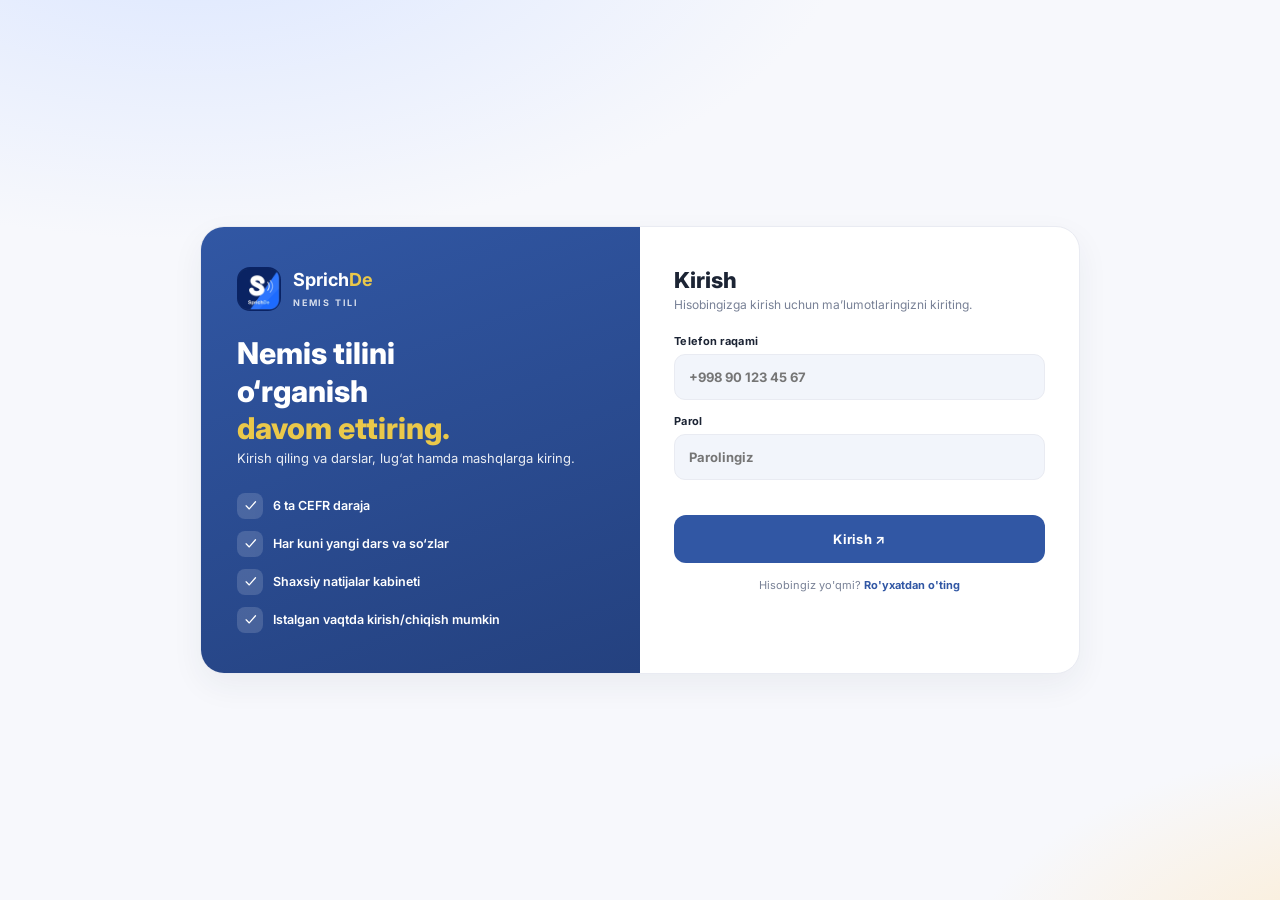
<file: admin-panel/trial.html>
﻿<!doctype html>
<html lang="uz">
<head>
<meta charset="utf-8">
<meta name="viewport" content="width=device-width, initial-scale=1, viewport-fit=cover">
<meta name="theme-color" content="#f7f8fc">
<meta http-equiv="refresh" content="0; url=day.html?day=1">
<title>SprichDe · Sinov darsi</title>
<link rel="canonical" href="day.html?day=1">
<script>location.replace('day.html?day=1');</script>
</head>
<body style="font-family:Inter,'Segoe UI',Arial,sans-serif;margin:0;display:grid;place-items:center;min-height:100vh;background:#f7f8fc;color:#1c2434">
  <p style="font-size:14px;text-align:center">Sinov darsiga o‘tilmoqda…<br>
  <a href="day.html?day=1" style="color:#3157a4;font-weight:700">Sinov darsiga o‘tish →</a></p>
</body>
</html>
</file>
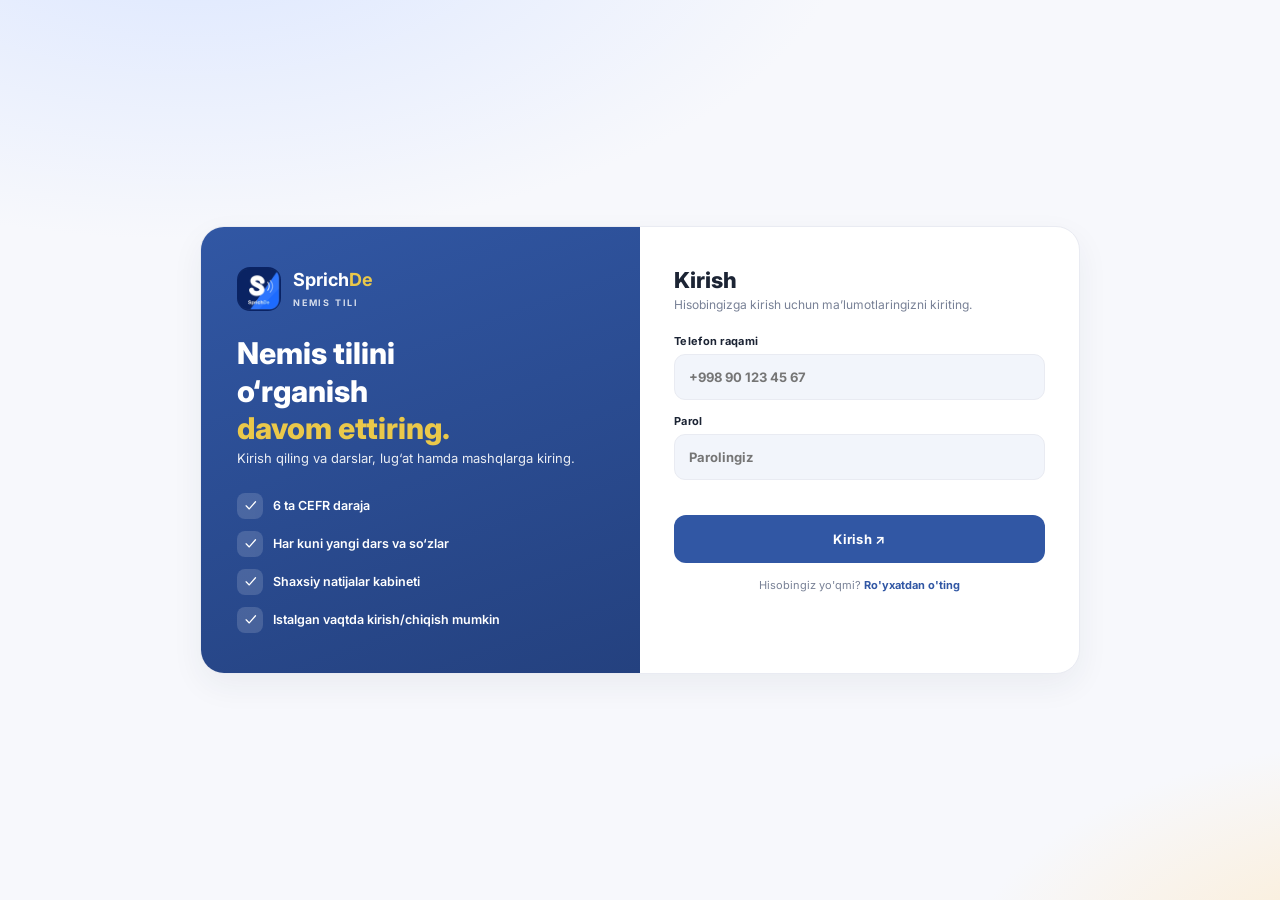
<file: admin-panel/ustozlar.html>
<!doctype html>
<html lang="uz">
<head>
<meta charset="utf-8">
<meta name="viewport" content="width=device-width, initial-scale=1, viewport-fit=cover">
<meta name="theme-color" content="#f7f8fc">
<meta name="theme-color" media="(prefers-color-scheme: dark)" content="#0f1b33">
<title>SprichDe · Ustozlar</title>
<link rel="preconnect" href="https://fonts.googleapis.com">
<link rel="preconnect" href="https://fonts.gstatic.com" crossorigin>
<link href="https://fonts.googleapis.com/css2?family=Inter:wght@400;500;600;700;800&display=swap" rel="stylesheet">
<script src="auth.js"></script>
<script src="theme.js"></script>
<link rel="manifest" href="manifest.json">
<meta name="application-name" content="SprichDe">
<link rel="apple-touch-icon" sizes="180x180" href="icons/apple-touch-icon.png">
<link rel="icon" type="image/png" sizes="192x192" href="icons/logo.png?v=38">
<script src="pwa.js" defer></script>
<link rel="stylesheet" href="theme.css">
<style>
:root{font-family:Inter,"Segoe UI",Arial,sans-serif;--blue:var(--primary);--blue-dark:var(--primary-2);--muted:#788196;--line:#e9ebf2;--soft:#e7efff;--shadow:0 10px 26px #1d2b4b0f}
html{overflow-x:hidden}
*{box-sizing:border-box}
body{margin:0;min-height:100vh;background:var(--bg);color:var(--text);overflow-x:hidden}
.topbar{height:60px;background:var(--surface);border-bottom:1px solid var(--line);display:flex;align-items:center;gap:12px;padding:0 20px;padding-left:max(20px, env(safe-area-inset-left));padding-right:max(20px, env(safe-area-inset-right));position:sticky;top:0;z-index:5}
.back{width:38px;height:38px;border-radius:12px;border:1px solid var(--line);background:var(--surface);display:grid;place-items:center;font-size:18px;text-decoration:none;color:var(--text)}
.topbar b{font-size:16px;font-weight:800}
.wrap{max-width:520px;margin:0 auto;padding:22px 20px 60px;padding-left:max(20px, env(safe-area-inset-left));padding-right:max(20px, env(safe-area-inset-right))}

.hero{position:relative;border-radius:24px;overflow:hidden;padding:26px 22px;color:#fff;min-height:190px;
  background:
    radial-gradient(140% 90% at 15% 110%, rgba(255,255,255,.16) 0%, transparent 55%),
    radial-gradient(120% 80% at 85% -10%, rgba(255,255,255,.12) 0%, transparent 50%),
    linear-gradient(155deg,#0b5a3f 0%,#127a4e 45%,#1d9c63 100%);box-shadow:var(--shadow)}
.hero small{font-size:10px;font-weight:800;letter-spacing:2px;color:#ffffffcc}
.hero b{display:block;font-size:24px;font-weight:800;margin-top:8px;line-height:1.2}
.hero p{margin:8px 0 0;font-size:12px;color:#ffffffd9;line-height:1.55;max-width:220px}
.hero .big{position:absolute;right:18px;bottom:14px;font-size:74px;opacity:.85;filter:drop-shadow(0 6px 14px #0006)}

.section{margin-top:22px}
.section h2{font-size:12px;font-weight:800;letter-spacing:.6px;color:var(--muted);text-transform:uppercase;margin:0 4px 10px}
.teacher{display:flex;align-items:center;gap:14px;padding:14px;border-radius:18px;background:var(--surface);border:1px solid var(--line);margin-bottom:10px}
.t-avatar{width:52px;height:52px;flex:none;border-radius:16px;display:grid;place-items:center;font-size:20px;font-weight:800;color:#fff}
.t-a1{background:linear-gradient(135deg,#e0a93e,#b8860b)}
.t-a2{background:linear-gradient(135deg,#2f7a4a,#1d4a2a)}
.t-a3{background:linear-gradient(135deg,#6d5ef0,#4f3bd1)}
.t-info{flex:1;min-width:0}
.t-info b{display:block;font-size:14px;font-weight:800}
.t-info small{display:block;font-size:11px;color:var(--muted);margin-top:2px}
.t-chip{font-size:9.5px;font-weight:800;letter-spacing:.6px;color:var(--muted);background:var(--surface-2);border:1px solid var(--line);border-radius:20px;padding:4px 10px;white-space:nowrap}
.t-soon{display:flex;flex-direction:column;align-items:center;gap:8px;padding:26px 18px;border-radius:18px;border:1.5px dashed var(--line);background:var(--surface-2);color:var(--muted);text-align:center}
.t-soon b{color:var(--text);font-size:14px}
.t-soon small{font-size:11px;line-height:1.5}
.note{margin-top:18px;font-size:10.5px;color:var(--muted);text-align:center;line-height:1.6}
@media (max-width:380px){
  .hero b{font-size:20px}.hero .big{font-size:60px}
  .wrap{padding-top:14px}
}

/* SVG ikonlar */
.icon{width:1.25em;height:1.25em;fill:none;stroke:currentColor;stroke-linecap:round;stroke-linejoin:round;vertical-align:-0.18em}
.mod-icon svg.icon{width:24px;height:24px}
.back svg.icon{width:18px;height:18px}
.t-avatar svg.icon{width:22px;height:22px}
.pi-icon svg.icon{width:20px;height:20px}
</style>
</head>
<body>
<header class="topbar">
  <a class="back" href="app.html" aria-label="Orqaga"><svg class="icon" width="18" height="18" style=""><use href="icons.svg#i-chevron-left"></use></svg></a>
  <b>Ustozlarimiz</b>
</header>

<div class="wrap">
  <div class="hero">
    <small>USTOZLAR</small>
    <b>Ustozlarimiz —<br>sizga kuchli yordam</b>
    <p>Nemis tili o‘qituvchilar jamoasi tez orada seanslar va darslar uchun sizga ochiladi.</p>
    <span class="big"><svg class="icon" width="66" height="66" style="color:#ffffffcc"><use href="icons.svg#i-graduation"></use></svg></span>
  </div>

  <div class="section">
    <h2>Ustozlar</h2>

    <div class="teacher">
      <span class="t-avatar t-a1">L</span>
      <span class="t-info">
        <b>Lara Schmidt</b>
        <small>A1–A2 darajalar uchun o‘qituvchi · Berlin</small>
      </span>
      <span class="t-chip">TEZ ORADA</span>
    </div>

    <div class="teacher">
      <span class="t-avatar t-a2">L</span>
      <span class="t-info">
        <b>Lukas Wagner</b>
        <small>B1–B2 darajalar uchun o‘qituvchi · Myunxen</small>
      </span>
      <span class="t-chip">TEZ ORADA</span>
    </div>

    <div class="teacher">
      <span class="t-avatar t-a3">A</span>
      <span class="t-info">
        <b>Anna Weber</b>
        <small>Imtihon tayyorgarligi · TestDaF · Goethe-Zertifikat</small>
      </span>
      <span class="t-chip">TEZ ORADA</span>
    </div>
  </div>

  <div class="t-soon">
    <div><svg class="icon" width="38" height="38" style=""><use href="icons.svg#i-book-open"></use></svg></div>
    <b>Ustozlar bilan jonli darslar</b>
    <small>Ustozlarimiz bilan jonli va guruhli darslar, imtihon tayyorgarligi va savol-javob sessiyalari tez orada taqdim etiladi.</small>
  </div>

  <p class="note">Bu bo‘lim tayyorlanmoqda — ustozlar va dars jadvallari keyingi yangilanishda qo‘shiladi.</p>
</div>

<script>
(async function initUstozlar() {
  const me = await guard('student');
  if (!me) return;
})();
</script>
</body>
</html>
</file>
<file: admin-panel/theme.css>
/* ============================================================
 * SprichDe — Tungi rejim (dark theme) qo'shimcha uslublari
 * Oq fon o'rniga to'q ko'k, qora matnlar o'rniga #fff.
 * Har bir sahifada <link rel="stylesheet" href="theme.css"> bilan ulanadi.
 * ============================================================ */

:root {
  /* Yorug' rejim o'zgaruvchilari (sahifa CSS'i ham shularni ishlatadi) */
  --bg:        #f7f8fc;
  --surface:   #ffffff;
  --surface-2: #f2f5fb;   /* yumshoq fon (karta ustidagi bloklar) */
  --text:      #1c2434;
  --muted:     #788196;
  --line:      #e9ebf2;
  --primary:   #3157a4;
  --primary-2: #24417f;
  --soft:      #e7efff;   /* och ko'k orqa fon (ikonka kvadratchalari) */
  --soft-2:    #eef3ff;   /* accent karta foni */
  --soft-line: #dfe8ff;
  --shadow:    0 10px 26px #1d2b4b0f;
}

/* ---------------- TUNGI REJIM ---------------- */
html[data-theme="dark"] {
  --bg:        #0f1b33;   /* to'q ko'k fon */
  --surface:   #16243f;   /* karta foni */
  --surface-2: #1b2b49;
  --text:      #ffffff;   /* matn — oq */
  --muted:     #9fb0cc;   /* ikkinchi darajali matn */
  --line:      #253757;
  --primary:   #4f7dd6;   /* yorqinroq ko'k (tungi fonda ko'rinadi) */
  --primary-2: #3a63b0;
  --soft:      #1e3054;
  --soft-2:    #1b2b49;
  --soft-line: #294067;
  --shadow:    0 10px 26px #00000045;
}

html[data-theme="dark"] body {
  background: var(--bg) !important;
  color: var(--text);
}

/* Umumiy matn ranglari */
html[data-theme="dark"] h1,
html[data-theme="dark"] h2,
html[data-theme="dark"] h3,
html[data-theme="dark"] b,
html[data-theme="dark"] strong { color: var(--text); }

/* Rejim tugmasi faqat profil ichida; burchakdagi toggle olib tashlangan */
</file>
